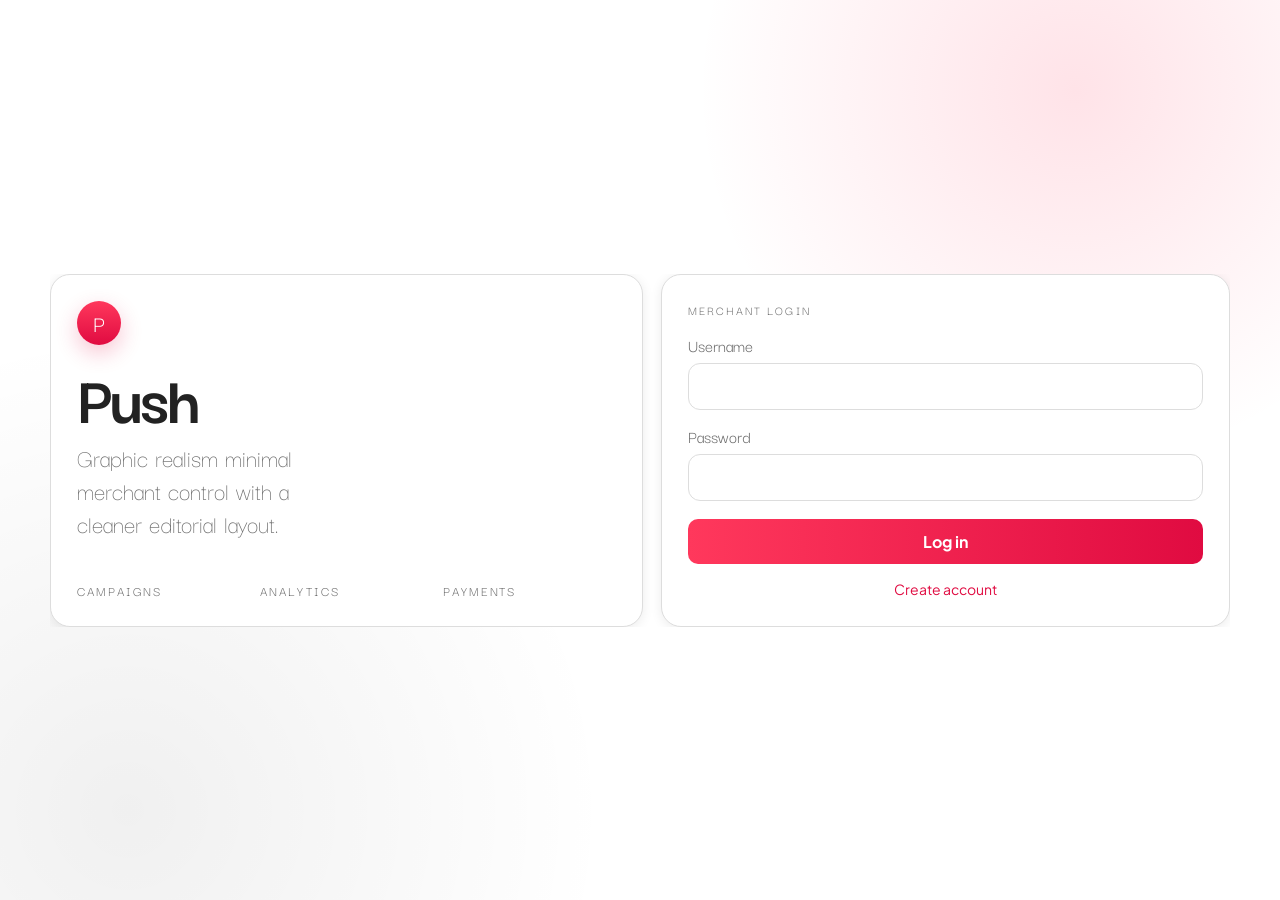
<file: index.html>
<!doctype html>
<html lang="en">
  <head>
    <meta charset="UTF-8" />
    <meta name="viewport" content="width=device-width, initial-scale=1.0" />
    <title>Push Merchant Dashboard Prototype</title>
    <script>
      const isLegacyLoggedIn = sessionStorage.getItem("merchant_dashboard_logged_in") === "1";
      const isCurrentLoggedIn = sessionStorage.getItem("push_dashboard_authed") === "true";
      if (!isLegacyLoggedIn && !isCurrentLoggedIn) {
        window.location.replace("./login.html");
      }
    </script>
    <link rel="stylesheet" href="styles.css" />
  </head>
  <body>
    <div class="app-shell">
      <aside class="sidebar">
        <div class="sidebar-logo">
          <div class="logo-mark">P</div>
          <div>
            <p class="logo-label">Push</p>
            <p class="logo-sub">Merchant OS</p>
          </div>
        </div>
        <section class="theme-switcher-wrap">
          <p class="micro-label">Category Themes</p>
          <div class="theme-switcher" id="themeSwitcher"></div>
          <p class="theme-note" id="themeNote"></p>
        </section>
        <nav class="nav" id="sidebarNav" aria-label="Primary navigation"></nav>
      </aside>

      <main class="main-content">
        <header class="topbar">
          <button class="icon-btn" id="menuToggle" aria-label="Open menu">
            <span></span><span></span><span></span>
          </button>
          <div class="top-title-wrap">
            <h1 id="pageTitle">Dashboard</h1>
            <p id="pageSubtitle">Real-time merchant intelligence</p>
            <p class="viewing-indicator" id="viewingIndicator"></p>
          </div>
          <div class="top-actions">
            <div class="top-filters" id="topFilters"></div>
            <button class="icon-chip" id="accountBtn" aria-label="Account">
              <svg class="chip-svg" viewBox="0 0 24 24" aria-hidden="true">
                <circle cx="12" cy="8" r="3.2"></circle>
                <path d="M5 18c1-3 3.8-4.8 7-4.8s6 1.8 7 4.8"></path>
              </svg>
              <span>Account</span>
            </button>
            <button class="icon-chip" id="settingBtn" aria-label="Settings">
              <svg class="chip-svg" viewBox="0 0 24 24" aria-hidden="true">
                <circle cx="12" cy="12" r="3.1"></circle>
                <path d="M19.2 14.9a1 1 0 0 0 .2 1.1l.1.1a1 1 0 0 1 0 1.4l-1 1a1 1 0 0 1-1.4 0l-.1-.1a1 1 0 0 0-1.1-.2 1 1 0 0 0-.6.9V19a1 1 0 0 1-1 1h-1.6a1 1 0 0 1-1-1v-.1a1 1 0 0 0-.7-.9 1 1 0 0 0-1 .2l-.1.1a1 1 0 0 1-1.4 0l-1-1a1 1 0 0 1 0-1.4l.1-.1a1 1 0 0 0 .2-1.1 1 1 0 0 0-.9-.6H5a1 1 0 0 1-1-1v-1.6a1 1 0 0 1 1-1h.1a1 1 0 0 0 .9-.7 1 1 0 0 0-.2-1l-.1-.1a1 1 0 0 1 0-1.4l1-1a1 1 0 0 1 1.4 0l.1.1a1 1 0 0 0 1.1.2 1 1 0 0 0 .6-.9V5a1 1 0 0 1 1-1h1.6a1 1 0 0 1 1 1v.1a1 1 0 0 0 .7.9 1 1 0 0 0 1-.2l.1-.1a1 1 0 0 1 1.4 0l1 1a1 1 0 0 1 0 1.4l-.1.1a1 1 0 0 0-.2 1.1 1 1 0 0 0 .9.6H19a1 1 0 0 1 1 1v1.6a1 1 0 0 1-1 1h-.1a1 1 0 0 0-.9.7z"></path>
              </svg>
              <span>Settings</span>
            </button>
          </div>
        </header>

        <section id="pageContainer" class="page-container"></section>
      </main>
    </div>

    <div class="mobile-drawer-backdrop" id="mobileBackdrop"></div>
    <nav class="mobile-drawer" id="mobileDrawer" aria-label="Main navigation">
      <div class="mobile-head">
        <div class="sidebar-logo">
          <div class="logo-mark">P</div>
          <div>
            <p class="logo-label">Push</p>
            <p class="logo-sub">Merchant OS</p>
          </div>
        </div>
        <button class="icon-btn close" id="closeDrawer" aria-label="Close menu">
          ✕
        </button>
      </div>
      <div id="mobileNav"></div>
    </nav>

    <div class="modal-backdrop" id="modalBackdrop" aria-hidden="true">
      <div class="modal-card" role="dialog" aria-modal="true" aria-labelledby="modalTitle">
        <button class="modal-close" id="modalClose" aria-label="Close details">✕</button>
        <p class="modal-kicker" id="modalKicker"></p>
        <h2 id="modalTitle">Details</h2>
        <div id="modalBody"></div>
        <div class="modal-actions">
          <button class="btn ghost" id="modalDismiss">Close</button>
          <button class="btn primary" id="openFullDetail">Open full page</button>
        </div>
      </div>
    </div>

    <script src="data.js"></script>
    <script src="app.js"></script>
  </body>
</html>
</file>
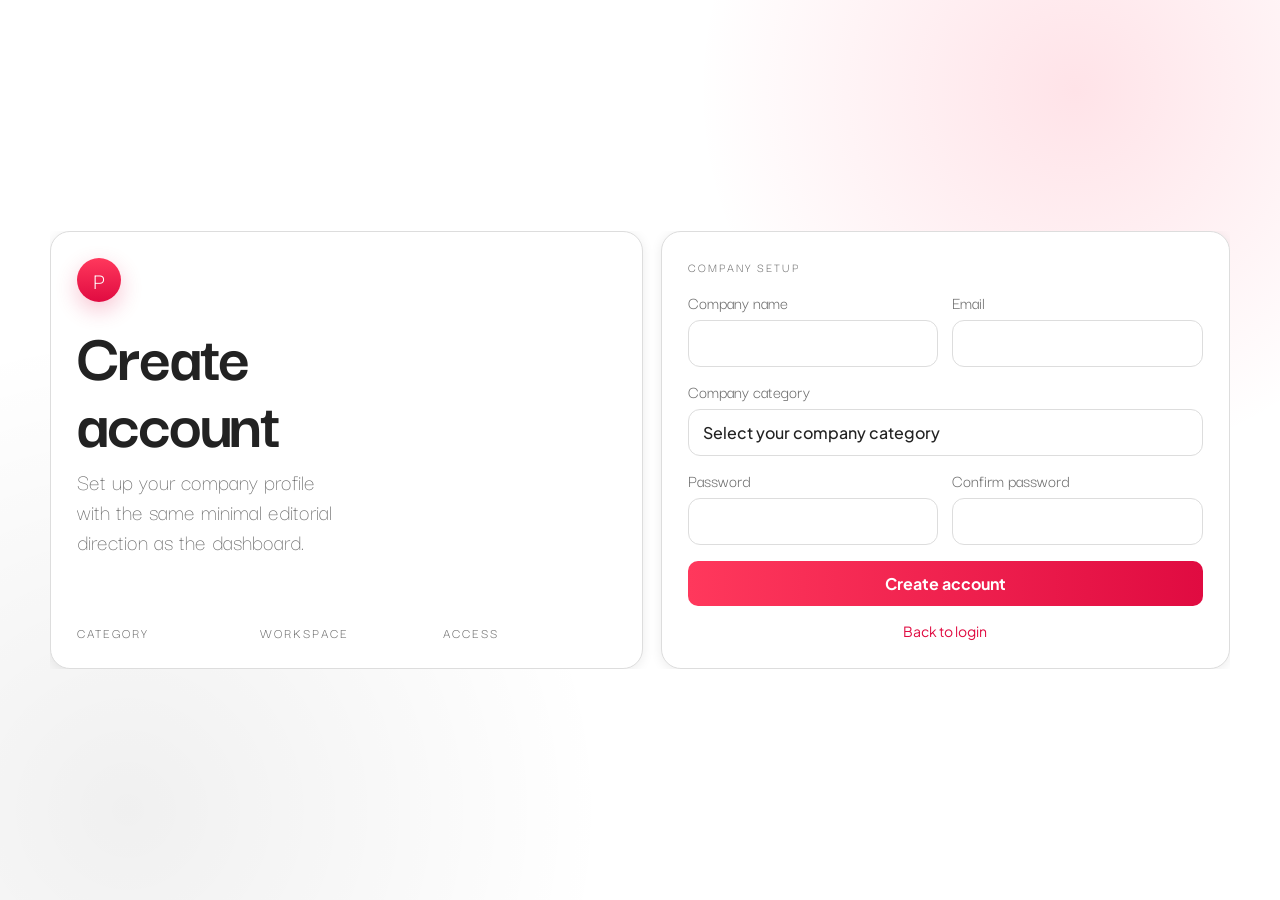
<file: create-account.html>
<!doctype html>
<html lang="en">
  <head>
    <meta charset="UTF-8" />
    <meta name="viewport" content="width=device-width, initial-scale=1.0" />
    <title>Push - Create Account</title>
    <link rel="stylesheet" href="./styles.css" />
    <style>
      .auth-page {
        min-height: 100vh;
        margin: 0;
        display: grid;
        place-items: center;
        padding: 24px;
        background:
          radial-gradient(circle at 78% 14%, rgba(255, 255, 255, 0.88), transparent 22%),
          radial-gradient(circle at 16% 16%, rgba(226, 229, 234, 0.86), transparent 24%),
          linear-gradient(180deg, #efefec 0%, #e9e8e5 100%);
      }

      .auth-card {
        width: min(1380px, 100%);
        max-width: 100%;
        display: grid;
        grid-template-columns: minmax(0, 1.06fr) minmax(520px, 0.98fr);
        gap: clamp(24px, 2.8vw, 48px);
        border-radius: 0;
        background: transparent;
        border: 0;
        box-shadow: none;
        padding: 0;
        animation: authFadeIn 0.44s var(--ease-smooth) forwards;
        transform: translateY(10px);
        opacity: 0;
        overflow: hidden;
        position: relative;
      }

      .auth-card::before {
        content: "create";
        position: absolute;
        left: 22px;
        right: 22px;
        bottom: -18px;
        font-family: "Darky", "Darker Grotesque", sans-serif;
        font-size: clamp(64px, 15vw, 200px);
        line-height: 0.88;
        letter-spacing: -0.1em;
        font-weight: 700;
        color: rgba(17, 18, 22, 0.06);
        pointer-events: none;
      }

      .auth-brand {
        position: relative;
        padding: 34px 34px 38px;
        border-right: 0;
        min-height: 100%;
        display: flex;
        flex-direction: column;
        justify-content: space-between;
      }

      .auth-brand-copy {
        max-width: 34ch;
      }

      .auth-logo {
        display: inline-flex;
        align-items: center;
        justify-content: center;
        width: 46px;
        height: 46px;
        border-radius: 50%;
        background: linear-gradient(180deg, #1d2027, #0d0f14);
        color: #f7f9ff;
        font-family: "Darky", "Darker Grotesque", sans-serif;
        font-weight: 400;
        font-size: 24px;
        margin-bottom: 18px;
        box-shadow: 0 10px 24px rgba(17, 18, 22, 0.18);
      }

      .auth-title {
        margin: 0;
        font-family: "Darky", "Darker Grotesque", sans-serif;
        font-size: clamp(56px, 9.5vw, 132px);
        line-height: 0.9;
        letter-spacing: -0.08em;
        font-weight: 700;
        color: #1f2329;
        overflow-wrap: anywhere;
      }

      .auth-subtitle {
        margin: 12px 0 0;
        color: #6e7682;
        font-size: clamp(18px, 2.4vw, 24px);
        font-weight: 300;
        line-height: 1.26;
      }

      .auth-brand-meta {
        display: grid;
        grid-template-columns: repeat(3, minmax(0, 1fr));
        gap: 10px;
        margin-top: 26px;
      }

      .auth-brand-meta span {
        padding-top: 12px;
        border-top: 0;
        color: rgba(17, 19, 24, 0.56);
        font-size: 14px;
        text-transform: uppercase;
        letter-spacing: 0.14em;
      }

      .auth-form-shell {
        position: relative;
        padding: 34px 34px 28px;
        width: min(100%, 680px);
        justify-self: end;
      }

      .auth-kicker {
        margin: 0 0 14px;
        color: rgba(17, 19, 24, 0.54);
        font-size: 13px;
        letter-spacing: 0.16em;
        text-transform: uppercase;
      }

      .auth-form {
        display: grid;
        gap: 12px;
      }

      .auth-grid {
        display: grid;
        grid-template-columns: repeat(2, minmax(0, 1fr));
        gap: 14px;
      }

      .auth-label {
        display: block;
        margin-bottom: 6px;
        color: #626b78;
        font-size: 18px;
        font-weight: 400;
      }

      .auth-input,
      .auth-select {
        width: 100%;
        border: 0;
        border-radius: 18px;
        padding: 16px 18px;
        background: rgba(255, 255, 255, 0.82);
        color: #1f2329;
        font-family: "Darky", "Darker Grotesque", sans-serif;
        font-size: clamp(19px, 3.8vw, 22px);
        font-weight: 400;
        box-shadow: inset 0 0 0 1px rgba(17, 19, 24, 0.08);
      }

      .auth-select {
        appearance: none;
        -webkit-appearance: none;
        -moz-appearance: none;
        background-image:
          linear-gradient(45deg, transparent 50%, #646d79 50%),
          linear-gradient(135deg, #646d79 50%, transparent 50%);
        background-position:
          calc(100% - 20px) calc(50% - 2px),
          calc(100% - 14px) calc(50% - 2px);
        background-size: 6px 6px, 6px 6px;
        background-repeat: no-repeat;
        padding-right: 36px;
      }

      .auth-input:focus,
      .auth-select:focus {
        outline: none;
        border-color: #9daeff;
        box-shadow: 0 0 0 3px rgba(126, 149, 255, 0.15);
      }

      .auth-other-wrap {
        display: none;
        margin-top: 10px;
      }

      .auth-other-wrap.is-visible {
        display: block;
      }

      .auth-submit {
        margin-top: 4px;
        border: 0;
        border-radius: 999px;
        background: rgba(255, 255, 255, 0.82);
        color: #11141b;
        cursor: pointer;
        font-family: "Darky", "Darker Grotesque", sans-serif;
        font-size: clamp(22px, 5vw, 28px);
        font-weight: 400;
        padding: 14px 18px;
        transition: transform 0.2s var(--ease-smooth), box-shadow 0.2s var(--ease-smooth);
        box-shadow: inset 0 0 0 1px rgba(17, 19, 24, 0.12);
      }

      .auth-submit:hover {
        transform: translateY(-2px);
        box-shadow: 0 10px 20px rgba(18, 24, 36, 0.08);
      }

      .auth-footer {
        margin-top: 14px;
        text-align: center;
      }

      .auth-link {
        border: 0;
        background: transparent;
        color: #646d79;
        font-family: "Darky", "Darker Grotesque", sans-serif;
        font-size: 17px;
        font-weight: 400;
        text-decoration: underline;
        cursor: pointer;
      }

      .auth-link:hover {
        color: #1f2329;
      }

      @media (max-width: 1024px) {
        .auth-card {
          grid-template-columns: 1fr;
          gap: 12px;
        }

        .auth-brand,
        .auth-form-shell {
          width: 100%;
          justify-self: stretch;
        }
      }

      @media (max-width: 640px) {
        .auth-grid {
          grid-template-columns: 1fr;
        }
      }

      @media (max-width: 520px) {
        .auth-page {
          padding: 14px;
        }

        .auth-brand,
        .auth-form-shell {
          padding: 22px 16px 20px;
        }
      }

      @keyframes authFadeIn {
        to {
          transform: translateY(0);
          opacity: 1;
        }
      }
    </style>
  </head>
  <body class="auth-page">
    <main class="auth-card">
      <section class="auth-brand">
        <div class="auth-brand-copy">
          <div class="auth-logo" aria-hidden="true">P</div>
          <h1 class="auth-title">Create account</h1>
          <p class="auth-subtitle">Set up your company profile with the same minimal editorial direction as the dashboard.</p>
        </div>
        <div class="auth-brand-meta">
          <span>Category</span>
          <span>Workspace</span>
          <span>Access</span>
        </div>
      </section>
      <section class="auth-form-shell">
        <p class="auth-kicker">Company setup</p>
        <form class="auth-form" id="createForm" action="./index.html" novalidate>
          <div class="auth-grid">
            <div>
              <label class="auth-label" for="company-name">Company name</label>
              <input class="auth-input" id="company-name" type="text" name="company_name" autocomplete="organization" />
            </div>
            <div>
              <label class="auth-label" for="company-email">Email</label>
              <input class="auth-input" id="company-email" type="email" name="email" autocomplete="email" />
            </div>
          </div>
          <div>
            <label class="auth-label" for="company-category">Company category</label>
            <select class="auth-select" id="company-category" name="company_category" required>
              <option value="" selected disabled>Select your company category</option>
              <option value="food_drink">Food & Drink</option>
              <option value="fashion">Fashion / Apparel</option>
              <option value="beauty">Beauty / Skincare</option>
              <option value="fitness">Fitness / Wellness</option>
              <option value="travel">Travel / Hospitality</option>
              <option value="lifestyle">Lifestyle / Home</option>
              <option value="other">Other</option>
            </select>
            <div class="auth-other-wrap" id="otherCategoryWrap">
              <label class="auth-label" for="company-category-other">Please specify</label>
              <input class="auth-input" id="company-category-other" type="text" name="company_category_other" />
            </div>
          </div>
          <div class="auth-grid">
            <div>
              <label class="auth-label" for="create-password">Password</label>
              <input class="auth-input" id="create-password" type="password" name="password" autocomplete="new-password" />
            </div>
            <div>
              <label class="auth-label" for="create-password-confirm">Confirm password</label>
              <input class="auth-input" id="create-password-confirm" type="password" name="password_confirm" autocomplete="new-password" />
            </div>
          </div>
          <button class="auth-submit" type="submit">Create account</button>
        </form>

        <div class="auth-footer">
          <button class="auth-link" id="goLogin" type="button">Back to login</button>
        </div>
      </section>
    </main>

    <script>
      try {
        sessionStorage.removeItem("push_dashboard_authed");
        sessionStorage.removeItem("merchant_dashboard_logged_in");
      } catch (_error) {
        // noop
      }

      const createForm = document.getElementById("createForm");
      const goLogin = document.getElementById("goLogin");
      const categorySelect = document.getElementById("company-category");
      const otherCategoryWrap = document.getElementById("otherCategoryWrap");
      const otherCategoryInput = document.getElementById("company-category-other");

      function syncOtherCategoryVisibility() {
        const isOther = categorySelect?.value === "other";
        otherCategoryWrap?.classList.toggle("is-visible", isOther);
        if (otherCategoryInput) {
          otherCategoryInput.required = Boolean(isOther);
          if (!isOther) {
            otherCategoryInput.value = "";
          }
        }
      }

      categorySelect?.addEventListener("change", syncOtherCategoryVisibility);
      syncOtherCategoryVisibility();

      createForm?.addEventListener("submit", (event) => {
        event.preventDefault();
        try {
          sessionStorage.setItem("push_dashboard_authed", "true");
          sessionStorage.setItem("merchant_dashboard_logged_in", "1");
        } catch (_error) {
          // noop
        }
        window.location.href = "./index.html";
      });

      goLogin?.addEventListener("click", () => {
        window.location.href = "./login.html";
      });
    </script>
  </body>
</html>
</file>
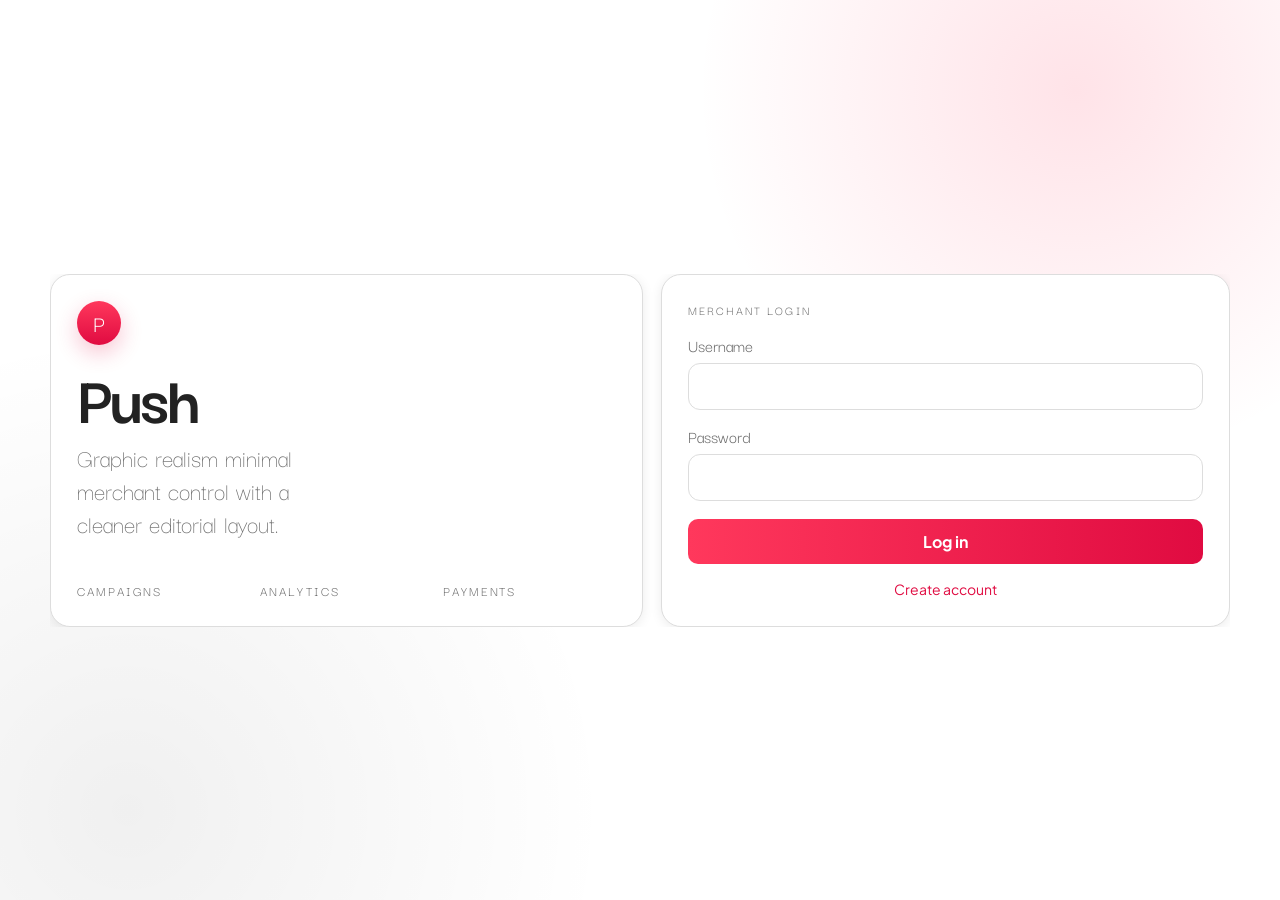
<file: login.html>
<!doctype html>
<html lang="en">
  <head>
    <meta charset="UTF-8" />
    <meta name="viewport" content="width=device-width, initial-scale=1.0" />
    <title>Push - Login</title>
    <link rel="stylesheet" href="./styles.css" />
    <style>
      .auth-page {
        min-height: 100vh;
        margin: 0;
        display: grid;
        place-items: center;
        padding: 24px;
        background:
          radial-gradient(circle at 78% 14%, rgba(255, 255, 255, 0.88), transparent 22%),
          radial-gradient(circle at 16% 16%, rgba(226, 229, 234, 0.86), transparent 24%),
          linear-gradient(180deg, #efefec 0%, #e9e8e5 100%);
      }

      .auth-card {
        width: min(1320px, 100%);
        max-width: 100%;
        display: grid;
        grid-template-columns: minmax(0, 1.18fr) minmax(460px, 0.92fr);
        gap: clamp(24px, 2.8vw, 48px);
        border-radius: 0;
        background: transparent;
        border: 0;
        box-shadow: none;
        padding: 0;
        animation: authFadeIn 0.44s var(--ease-smooth) forwards;
        transform: translateY(10px);
        opacity: 0;
        overflow: hidden;
        position: relative;
      }

      .auth-card::before {
        content: "push";
        position: absolute;
        left: 22px;
        right: 22px;
        bottom: -18px;
        font-family: "Darky", "Darker Grotesque", sans-serif;
        font-size: clamp(64px, 16vw, 220px);
        line-height: 0.88;
        letter-spacing: -0.1em;
        font-weight: 700;
        color: rgba(17, 18, 22, 0.06);
        pointer-events: none;
      }

      .auth-brand {
        position: relative;
        padding: 34px 34px 38px;
        border-right: 0;
        min-height: 100%;
        display: flex;
        flex-direction: column;
        justify-content: space-between;
      }

      .auth-brand-copy {
        max-width: 34ch;
      }

      .auth-logo {
        display: inline-flex;
        align-items: center;
        justify-content: center;
        width: 46px;
        height: 46px;
        border-radius: 50%;
        background: linear-gradient(180deg, #1d2027, #0d0f14);
        color: #f7f9ff;
        font-family: "Darky", "Darker Grotesque", sans-serif;
        font-weight: 400;
        font-size: 24px;
        margin-bottom: 18px;
        box-shadow: 0 10px 24px rgba(17, 18, 22, 0.18);
      }

      .auth-title {
        margin: 0;
        font-family: "Darky", "Darker Grotesque", sans-serif;
        font-size: clamp(58px, 10vw, 148px);
        line-height: 0.88;
        letter-spacing: -0.08em;
        font-weight: 700;
        color: #1f2329;
        overflow-wrap: anywhere;
      }

      .auth-subtitle {
        margin: 12px 0 0;
        color: #6e7682;
        font-size: clamp(18px, 2.4vw, 26px);
        font-weight: 300;
        line-height: 1.26;
      }

      .auth-brand-meta {
        display: grid;
        grid-template-columns: repeat(3, minmax(0, 1fr));
        gap: 10px;
        margin-top: 26px;
      }

      .auth-brand-meta span {
        padding-top: 12px;
        border-top: 0;
        color: rgba(17, 19, 24, 0.56);
        font-size: 14px;
        text-transform: uppercase;
        letter-spacing: 0.14em;
      }

      .auth-form-shell {
        position: relative;
        padding: 34px 34px 28px;
        width: min(100%, 600px);
        justify-self: end;
      }

      .auth-kicker {
        margin: 0 0 14px;
        color: rgba(17, 19, 24, 0.54);
        font-size: 13px;
        letter-spacing: 0.16em;
        text-transform: uppercase;
      }

      .auth-form {
        display: grid;
        gap: 14px;
      }

      .auth-label {
        display: block;
        margin-bottom: 6px;
        color: #626b78;
        font-size: 18px;
        font-weight: 400;
      }

      .auth-input {
        width: 100%;
        border: 0;
        border-radius: 18px;
        padding: 16px 18px;
        background: rgba(255, 255, 255, 0.82);
        color: #1f2329;
        font-family: "Darky", "Darker Grotesque", sans-serif;
        font-size: clamp(20px, 4vw, 24px);
        font-weight: 400;
        box-shadow: inset 0 0 0 1px rgba(17, 19, 24, 0.08);
      }

      .auth-input:focus {
        outline: none;
        border-color: #9daeff;
        box-shadow: 0 0 0 3px rgba(126, 149, 255, 0.15);
      }

      .auth-submit {
        margin-top: 4px;
        border: 0;
        border-radius: 999px;
        background: rgba(255, 255, 255, 0.82);
        color: #11141b;
        cursor: pointer;
        font-family: "Darky", "Darker Grotesque", sans-serif;
        font-size: clamp(22px, 5vw, 28px);
        font-weight: 400;
        padding: 14px 18px;
        transition: transform 0.2s var(--ease-smooth), box-shadow 0.2s var(--ease-smooth);
        box-shadow: inset 0 0 0 1px rgba(17, 19, 24, 0.12);
      }

      .auth-submit:hover {
        transform: translateY(-2px);
        box-shadow: 0 10px 20px rgba(18, 24, 36, 0.08);
      }

      .auth-footer {
        margin-top: 14px;
        text-align: center;
      }

      .auth-link {
        border: 0;
        background: transparent;
        color: #646d79;
        font-family: "Darky", "Darker Grotesque", sans-serif;
        font-size: 17px;
        font-weight: 400;
        text-decoration: underline;
        cursor: pointer;
      }

      .auth-link:hover {
        color: #1f2329;
      }

      @media (max-width: 1024px) {
        .auth-card {
          grid-template-columns: 1fr;
          gap: 12px;
        }

        .auth-brand,
        .auth-form-shell {
          width: 100%;
          justify-self: stretch;
        }
      }

      @media (max-width: 520px) {
        .auth-page {
          padding: 14px;
        }

        .auth-brand,
        .auth-form-shell {
          padding: 22px 16px 20px;
        }
      }

      @keyframes authFadeIn {
        to {
          transform: translateY(0);
          opacity: 1;
        }
      }
    </style>
  </head>
  <body class="auth-page">
    <main class="auth-card">
      <section class="auth-brand">
        <div class="auth-brand-copy">
          <div class="auth-logo" aria-hidden="true">P</div>
          <h1 class="auth-title">Push</h1>
          <p class="auth-subtitle">Graphic realism minimal merchant control with a cleaner editorial layout.</p>
        </div>
        <div class="auth-brand-meta">
          <span>Campaigns</span>
          <span>Analytics</span>
          <span>Payments</span>
        </div>
      </section>
      <section class="auth-form-shell">
        <p class="auth-kicker">Merchant login</p>
        <form class="auth-form" id="loginForm" action="./index.html" novalidate>
          <div>
            <label class="auth-label" for="login-username">Username</label>
            <input class="auth-input" id="login-username" type="text" name="username" autocomplete="username" />
          </div>
          <div>
            <label class="auth-label" for="login-password">Password</label>
            <input class="auth-input" id="login-password" type="password" name="password" autocomplete="current-password" />
          </div>
          <button class="auth-submit" id="loginSubmit" type="submit">Log in</button>
        </form>

        <div class="auth-footer">
          <button class="auth-link" id="goCreateAccount" type="button">Create account</button>
        </div>
      </section>
    </main>

    <script>
      try {
        sessionStorage.removeItem("push_dashboard_authed");
        sessionStorage.removeItem("merchant_dashboard_logged_in");
      } catch (_error) {
        // noop
      }

      const loginForm = document.getElementById("loginForm");
      const loginSubmit = document.getElementById("loginSubmit");
      const goCreateAccount = document.getElementById("goCreateAccount");

      function loginNow(event) {
        event?.preventDefault?.();
        try {
          sessionStorage.setItem("push_dashboard_authed", "true");
          sessionStorage.setItem("merchant_dashboard_logged_in", "1");
        } catch (_error) {
          // noop
        }
        window.location.href = "./index.html";
      }

      loginForm?.addEventListener("submit", loginNow);
      loginSubmit?.addEventListener("click", loginNow);

      goCreateAccount?.addEventListener("click", () => {
        window.location.href = "./create-account.html";
      });
    </script>
  </body>
</html>
</file>
<file: styles.css>
@import url("https://fonts.googleapis.com/css2?family=Darker+Grotesque:wght@400;500;600;700;800&family=Plus+Jakarta+Sans:wght@400;500;600;700;800&display=swap");

@font-face {
  font-family: "Darky";
  src:
    local("Darky"),
    local("Darky Regular"),
    local("Darky-Regular");
  font-style: normal;
  font-weight: 100 900;
  font-display: swap;
}

:root {
  --bg-0: #efeee9;
  --bg-1: #f6f5f1;
  --ink-1: #1c1f1a;
  --ink-2: #3e4438;
  --muted: #6f756c;
  --line: #d8d9d3;
  --push-dark: #2d3920;
  --push-deep: #1f2a16;
  --push-highlight: #93d156;
  --push-soft: #e8f7d8;
  --violet: #dbccf6;
  --amber: #ffe1ad;
  --teal: #b7edf2;
  --mint: #d5f5d1;
  --danger: #b62e2e;
  --warn: #be7f00;
  --ok: #207f44;
  --shadow-soft: 0 16px 38px rgba(24, 28, 21, 0.08);
  --shadow-mid: 0 18px 42px rgba(23, 31, 18, 0.14);
  --radius-xl: 26px;
  --radius-lg: 20px;
  --radius-md: 14px;
  --radius-sm: 10px;
  --ease-smooth: cubic-bezier(0.2, 0.75, 0.25, 1);
}

* {
  box-sizing: border-box;
}

html,
body {
  margin: 0;
  padding: 0;
  min-height: 100%;
}

body {
  font-family: "Darky", "Darker Grotesque", sans-serif;
  color: var(--ink-1);
  background:
    radial-gradient(circle at 90% -20%, #d7f4bf 0%, transparent 40%),
    radial-gradient(circle at -10% 120%, #cce8ff 0%, transparent 36%),
    linear-gradient(140deg, #f3f2ed 0%, #ecebe5 40%, #f8f7f4 100%);
}

.app-shell {
  display: block;
  min-height: 100vh;
}

.sidebar {
  border-right: 1px solid var(--line);
  background: linear-gradient(180deg, #f8f8f5, #f0efea);
  padding: 20px;
  position: sticky;
  top: 0;
  max-height: 100vh;
  overflow: auto;
}

.sidebar-logo {
  display: flex;
  align-items: center;
  gap: 12px;
  padding: 10px 12px;
  border-radius: 18px;
  background: linear-gradient(135deg, var(--push-dark), #39492a);
  color: #f7fff0;
  margin-bottom: 18px;
}

.logo-mark {
  width: 44px;
  height: 44px;
  border-radius: 50%;
  display: grid;
  place-items: center;
  font-family: "Darky", "Darker Grotesque", sans-serif;
  font-weight: 700;
  border: 2px solid rgba(255, 255, 255, 0.65);
  background: rgba(255, 255, 255, 0.12);
}

.logo-label {
  margin: 0;
  font-family: "Darky", "Darker Grotesque", sans-serif;
  font-size: 20px;
  font-weight: 700;
}

.logo-sub {
  margin: 0;
  color: rgba(255, 255, 255, 0.75);
  font-size: 12px;
}

.nav-section {
  margin-top: 16px;
}

.nav-section-title {
  margin: 18px 10px 8px;
  font-family: "Darky", "Darker Grotesque", sans-serif;
  font-weight: 600;
  letter-spacing: 0.14em;
  font-size: 11px;
  color: var(--muted);
  text-transform: uppercase;
}

.nav-item {
  width: 100%;
  border: 1px solid #cbcdc6;
  background: #f8f7f3;
  border-radius: 999px;
  padding: 12px 14px;
  display: flex;
  align-items: center;
  justify-content: space-between;
  cursor: pointer;
  margin-bottom: 10px;
  transition: transform 0.25s var(--ease-smooth), box-shadow 0.25s var(--ease-smooth), border-color 0.25s var(--ease-smooth);
}

.nav-item:hover {
  transform: translateY(-2px);
  box-shadow: var(--shadow-soft);
}

.nav-item.active {
  background: linear-gradient(135deg, var(--push-deep), #3b4a2d);
  color: #f4ffe6;
  border-color: #46593a;
  box-shadow: var(--shadow-mid);
}

.nav-label {
  display: flex;
  align-items: center;
  gap: 10px;
  font-family: "Darky", "Darker Grotesque", sans-serif;
  font-size: 17px;
}

.nav-icon {
  width: 52px;
  height: 52px;
  border: 2px solid #1d1f1b;
  border-radius: 50%;
  display: inline-grid;
  place-items: center;
  flex: 0 0 auto;
}

.nav-icon svg {
  width: 23px;
  height: 23px;
  color: #1d1f1b;
}

.nav-metric {
  font-size: 20px;
  font-weight: 700;
  color: #727b70;
}

.nav-item.active .nav-metric {
  color: #d6f6b4;
}

.nav-item.active .nav-icon {
  border-color: rgba(238, 255, 220, 0.88);
}

.nav-item.active .nav-icon svg {
  color: #ecffd9;
}

.main-content {
  min-width: 0;
  display: flex;
  flex-direction: column;
  padding: 22px 26px 24px;
  gap: 18px;
}

.topbar {
  position: sticky;
  top: 10px;
  z-index: 20;
  background: rgba(252, 252, 248, 0.84);
  border: 1px solid #d5d8d0;
  backdrop-filter: blur(7px);
  border-radius: 999px;
  padding: 10px 12px;
  display: flex;
  align-items: center;
  gap: 12px;
  box-shadow: var(--shadow-soft);
}

.icon-btn {
  width: 44px;
  height: 44px;
  border-radius: 50%;
  border: 1px solid #cfd2ca;
  background: #fff;
  display: grid;
  place-items: center;
  cursor: pointer;
  transition: transform 0.2s var(--ease-smooth);
}

.icon-btn:hover {
  transform: translateY(-2px);
}

#menuToggle span {
  display: block;
  width: 18px;
  height: 2px;
  border-radius: 2px;
  margin: 2px 0;
  background: #2c3126;
  transition: transform 0.24s var(--ease-smooth), opacity 0.24s var(--ease-smooth);
}

#menuToggle.open span:nth-child(1) {
  transform: translateY(6px) rotate(45deg);
}

#menuToggle.open span:nth-child(2) {
  opacity: 0;
}

#menuToggle.open span:nth-child(3) {
  transform: translateY(-6px) rotate(-45deg);
}

.top-title-wrap {
  min-width: 0;
  margin-right: auto;
}

.top-title-wrap h1 {
  margin: 0;
  font-family: "Darky", "Darker Grotesque", sans-serif;
  font-size: 23px;
}

.top-title-wrap p {
  margin: 2px 0 0;
  color: var(--muted);
  font-size: 12px;
}

.top-actions {
  display: flex;
  gap: 8px;
}

.icon-chip {
  border: 1px solid #cfd3cb;
  border-radius: 999px;
  background: #fff;
  padding: 10px 14px;
  display: inline-flex;
  align-items: center;
  gap: 8px;
  cursor: pointer;
  font-family: "Darky", "Darker Grotesque", sans-serif;
  font-size: 13px;
  font-weight: 600;
}

.page-container {
  min-height: calc(100vh - 130px);
  animation: fadeInPage 0.35s var(--ease-smooth);
}

@keyframes fadeInPage {
  from {
    opacity: 0;
    transform: translateY(10px);
  }
  to {
    opacity: 1;
    transform: translateY(0);
  }
}

.panel {
  background: #fefefc;
  border: 1px solid var(--line);
  border-radius: var(--radius-xl);
  box-shadow: var(--shadow-soft);
}

.panel-head {
  display: flex;
  align-items: center;
  justify-content: space-between;
  margin-bottom: 10px;
}

.panel-title {
  margin: 0;
  font-family: "Darky", "Darker Grotesque", sans-serif;
  font-size: 20px;
}

.panel-sub {
  margin: 3px 0 0;
  color: var(--muted);
  font-size: 13px;
}

.btn {
  border: none;
  border-radius: 999px;
  padding: 11px 16px;
  cursor: pointer;
  font-family: "Darky", "Darker Grotesque", sans-serif;
  font-weight: 600;
}

.btn.primary {
  background: linear-gradient(145deg, var(--push-dark), #435735);
  color: #f2ffe2;
}

.btn.ghost {
  background: #f6f7f3;
  color: var(--ink-2);
  border: 1px solid #d2d4cf;
}

.mini {
  padding: 8px 12px;
  font-size: 12px;
}

.kpi-grid {
  display: grid;
  grid-template-columns: repeat(4, minmax(0, 1fr));
  gap: 12px;
  margin-bottom: 14px;
}

.kpi-card {
  border: 1px solid var(--line);
  border-radius: var(--radius-lg);
  padding: 14px;
  background: linear-gradient(180deg, #ffffff, #f7f8f4);
}

.kpi-label {
  margin: 0;
  color: var(--muted);
  font-size: 12px;
}

.kpi-value {
  margin: 6px 0 2px;
  font-family: "Darky", "Darker Grotesque", sans-serif;
  font-size: 27px;
  font-weight: 800;
}

.kpi-hint {
  margin: 0;
  font-size: 12px;
  color: #6b8760;
}

.two-col {
  display: grid;
  grid-template-columns: 1.5fr 1fr;
  gap: 14px;
}

.table-lite {
  width: 100%;
  border-collapse: collapse;
  font-size: 14px;
}

.table-lite th,
.table-lite td {
  text-align: left;
  padding: 11px 10px;
  border-bottom: 1px solid #e3e5df;
}

.table-lite th {
  color: var(--muted);
  font-family: "Darky", "Darker Grotesque", sans-serif;
  font-size: 12px;
  letter-spacing: 0.04em;
}

.stat-pill {
  display: inline-flex;
  align-items: center;
  border-radius: 999px;
  padding: 5px 10px;
  font-size: 12px;
  font-weight: 700;
}

.pill-live {
  background: #def7e4;
  color: #207f44;
}

.pill-draft {
  background: #ecefe9;
  color: #5c655a;
}

.metric-stack {
  display: grid;
  gap: 10px;
}

.metric-item {
  border: 1px solid #dde0d9;
  border-radius: var(--radius-md);
  padding: 12px;
  background: #fff;
}

.metric-row {
  display: flex;
  align-items: center;
  justify-content: space-between;
  margin-bottom: 7px;
}

.metric-row h4 {
  margin: 0;
  font-family: "Darky", "Darker Grotesque", sans-serif;
  font-size: 14px;
}

.bar {
  width: 100%;
  height: 10px;
  border-radius: 999px;
  background: #ecefe8;
  overflow: hidden;
}

.bar > span {
  display: block;
  height: 100%;
  border-radius: inherit;
  background: linear-gradient(90deg, #75a84d, #a6da73);
}

.applicant-grid {
  display: grid;
  grid-template-columns: repeat(2, minmax(0, 1fr));
  gap: 14px;
}

.applicant-card {
  position: relative;
  border-radius: 26px;
  border: 1px solid #d7dad2;
  padding: 16px;
  background: #fff;
  box-shadow: var(--shadow-soft);
  transform-style: preserve-3d;
  transition: transform 0.35s var(--ease-smooth), box-shadow 0.35s var(--ease-smooth);
  overflow: hidden;
}

.applicant-card:hover {
  transform: rotateX(2.5deg) rotateY(-3deg) translateY(-4px);
  box-shadow: 0 24px 42px rgba(22, 32, 20, 0.18);
}

.applicant-card::after {
  content: "";
  position: absolute;
  inset: 0;
  border-radius: inherit;
  pointer-events: none;
  background: radial-gradient(circle at 12% 6%, rgba(255, 255, 255, 0.8), transparent 38%);
}

.tone-violet { background: linear-gradient(160deg, #fefcff, #f4eefe); }
.tone-amber { background: linear-gradient(160deg, #fffdfa, #fff2db); }
.tone-teal { background: linear-gradient(160deg, #f9ffff, #e6fbfd); }
.tone-mint { background: linear-gradient(160deg, #f8fff8, #ecfaea); }

.app-head {
  display: flex;
  gap: 12px;
  align-items: center;
  margin-bottom: 10px;
}

.avatar-3d {
  width: 78px;
  height: 78px;
  border-radius: 22px;
  background: linear-gradient(145deg, #ffffff, #ecece8);
  border: 1px solid #d8ddd1;
  display: grid;
  place-items: center;
  font-size: 37px;
  box-shadow:
    inset -8px -8px 18px rgba(255, 255, 255, 0.9),
    inset 8px 8px 16px rgba(184, 191, 175, 0.35);
  transform: translateZ(28px);
}

.app-head h3 {
  margin: 0;
  font-family: "Darky", "Darker Grotesque", sans-serif;
  font-size: 24px;
}

.app-head p {
  margin: 2px 0 0;
  color: #5c665a;
  font-size: 13px;
}

.app-metrics {
  display: grid;
  grid-template-columns: repeat(3, minmax(0, 1fr));
  gap: 8px;
  margin-top: 10px;
}

.app-metrics .metric-box {
  border: 1px solid #d6d9d2;
  border-radius: 12px;
  background: rgba(255, 255, 255, 0.8);
  padding: 8px;
}

.metric-box p {
  margin: 0;
}

.metric-box .v {
  font-family: "Darky", "Darker Grotesque", sans-serif;
  font-size: 18px;
  font-weight: 700;
}

.metric-box .k {
  font-size: 11px;
  color: #677065;
}

.badge {
  margin-top: 8px;
  display: inline-flex;
  padding: 6px 10px;
  border-radius: 999px;
  background: #1f2922;
  color: #d5f9aa;
  font-size: 12px;
  font-weight: 700;
}

.card-actions {
  margin-top: 12px;
  display: flex;
  justify-content: flex-end;
}

.line-chart {
  height: 180px;
  border: 1px solid #dde0d8;
  border-radius: var(--radius-lg);
  padding: 10px;
  background:
    linear-gradient(to top, rgba(120, 144, 102, 0.1), rgba(120, 144, 102, 0.01)),
    repeating-linear-gradient(
      to right,
      transparent,
      transparent calc(8.33% - 1px),
      rgba(206, 211, 200, 0.55) calc(8.33% - 1px),
      rgba(206, 211, 200, 0.55) 8.33%
    );
  display: flex;
  align-items: flex-end;
  gap: 8px;
}

.line-bar {
  flex: 1;
  border-radius: 8px 8px 0 0;
  background: linear-gradient(180deg, #86b45e, #4e7140);
}

.funnel-list {
  display: grid;
  gap: 8px;
}

.funnel-row {
  border: 1px solid #d8dcd4;
  border-radius: 12px;
  padding: 10px;
  background: #fff;
}

.funnel-row .head {
  display: flex;
  justify-content: space-between;
  font-family: "Darky", "Darker Grotesque", sans-serif;
  font-size: 13px;
}

.map-wrap {
  border: 1px solid #d8ddd3;
  border-radius: 24px;
  background: #fbfdfa;
  min-height: 340px;
  position: relative;
  overflow: hidden;
}

.map-grid {
  position: absolute;
  inset: 0;
  background:
    radial-gradient(circle at 80% 20%, #d6f3fc 0%, transparent 32%),
    radial-gradient(circle at 10% 90%, #f3f9d8 0%, transparent 28%),
    linear-gradient(transparent 96%, #dce2d7 96%),
    linear-gradient(90deg, transparent 96%, #dce2d7 96%);
  background-size: 100% 100%, 100% 100%, 38px 38px, 38px 38px;
}

.map-route {
  position: absolute;
  left: 14%;
  top: 20%;
  width: 62%;
  height: 58%;
  border: 3px solid #223022;
  border-color: #233122 transparent transparent transparent;
  border-radius: 50% / 70% 70% 0 0;
  transform: rotate(6deg);
  opacity: 0.78;
}

.map-pin {
  position: absolute;
  transform: translate(-50%, -100%);
  display: grid;
  gap: 6px;
  border: none;
  background: transparent;
  padding: 0;
  text-align: left;
  cursor: pointer;
}

.pin-dot {
  width: 16px;
  height: 16px;
  border-radius: 50%;
  background: #c12b2b;
  border: 3px solid #fff;
  box-shadow: 0 6px 12px rgba(32, 32, 32, 0.24);
}

.pin-card {
  border: 1px solid #d4d7cf;
  border-radius: 12px;
  background: #fff;
  box-shadow: var(--shadow-soft);
  padding: 8px 10px;
  min-width: 170px;
}

.pin-card p {
  margin: 0;
  font-size: 12px;
}

.pin-card .name {
  font-family: "Darky", "Darker Grotesque", sans-serif;
  font-size: 13px;
}

.map-side-list {
  display: grid;
  gap: 10px;
}

.map-side-card {
  border: 1px solid #d8ddd2;
  border-radius: 14px;
  background: #fff;
  padding: 11px;
}

.map-side-card h4 {
  margin: 0;
  font-family: "Darky", "Darker Grotesque", sans-serif;
}

.timeline {
  border-left: 2px dashed #c9cec3;
  margin-left: 12px;
  padding-left: 18px;
  display: grid;
  gap: 11px;
}

.timeline-item {
  position: relative;
  border: 1px solid #d8dbd4;
  border-radius: 14px;
  background: #fff;
  padding: 12px;
}

.timeline-item::before {
  content: "";
  position: absolute;
  left: -27px;
  top: 18px;
  width: 12px;
  height: 12px;
  border-radius: 50%;
  background: #2b3b1f;
  border: 2px solid #fff;
}

.severity-critical { color: var(--danger); }
.severity-warning { color: var(--warn); }
.severity-info { color: #2f649d; }

.message-list {
  display: grid;
  gap: 10px;
}

.message-item {
  border: 1px solid #d8dcd3;
  border-radius: 16px;
  background: #fff;
  padding: 11px 14px;
  display: grid;
  grid-template-columns: auto 1fr auto;
  gap: 10px;
  align-items: center;
}

.message-avatar {
  width: 44px;
  height: 44px;
  border-radius: 12px;
  background: #f3f6ee;
  border: 1px solid #d5d9ce;
  display: grid;
  place-items: center;
  font-size: 21px;
}

.message-item h4 {
  margin: 0;
  font-family: "Darky", "Darker Grotesque", sans-serif;
  font-size: 15px;
}

.message-item p {
  margin: 3px 0 0;
  color: #656d62;
  font-size: 13px;
}

.unread-chip {
  min-width: 24px;
  height: 24px;
  border-radius: 999px;
  background: #202820;
  color: #e4ffcc;
  display: grid;
  place-items: center;
  font-size: 12px;
  font-weight: 700;
}

.finance-grid {
  display: grid;
  grid-template-columns: repeat(4, minmax(0, 1fr));
  gap: 12px;
}

.finance-box {
  border-radius: 16px;
  border: 1px solid #d9ddd4;
  padding: 13px;
  background: #fff;
}

.finance-box h4 {
  margin: 0;
  color: #697068;
  font-size: 12px;
}

.finance-box p {
  margin: 6px 0 0;
  font-family: "Darky", "Darker Grotesque", sans-serif;
  font-size: 26px;
  font-weight: 800;
}

.integration-grid {
  display: grid;
  grid-template-columns: repeat(2, minmax(0, 1fr));
  gap: 12px;
}

.integration-card {
  border: 1px solid #d9ddd4;
  border-radius: 18px;
  background: #fff;
  padding: 12px;
}

.integration-head {
  display: flex;
  justify-content: space-between;
  margin-bottom: 8px;
  align-items: center;
}

.integration-head h4 {
  margin: 0;
  font-family: "Darky", "Darker Grotesque", sans-serif;
}

.health {
  font-family: "Darky", "Darker Grotesque", sans-serif;
  font-size: 12px;
  color: #5f6f56;
}

.switch-list {
  display: grid;
  gap: 8px;
}

.switch-row {
  border: 1px solid #daded4;
  background: #fff;
  border-radius: 12px;
  padding: 9px 12px;
  display: flex;
  justify-content: space-between;
  align-items: center;
}

.switch-row .state {
  font-weight: 700;
  color: #315a2d;
}

.more-btn {
  border: 1px solid #ccd2c8;
  border-radius: 999px;
  padding: 8px 12px;
  font-family: "Darky", "Darker Grotesque", sans-serif;
  font-size: 12px;
  font-weight: 700;
  background: #fff;
  cursor: pointer;
}

.mobile-drawer-backdrop {
  position: fixed;
  inset: 0;
  background: rgba(10, 14, 9, 0.34);
  opacity: 0;
  pointer-events: none;
  transition: opacity 0.25s var(--ease-smooth);
  z-index: 100;
}

.mobile-drawer {
  position: fixed;
  left: 0;
  top: 0;
  bottom: 0;
  width: min(340px, 90vw);
  background: #f8f8f5;
  border-right: 1px solid #d4d7ce;
  transform: translateX(-102%);
  transition: transform 0.3s var(--ease-smooth);
  z-index: 120;
  padding: 16px;
  overflow: auto;
}

.mobile-head {
  display: flex;
  align-items: center;
  justify-content: space-between;
  margin-bottom: 14px;
  gap: 12px;
}

.mobile-head .sidebar-logo {
  margin: 0;
  padding: 0;
  background: transparent;
  color: var(--ink-1);
}

.mobile-head .logo-mark {
  border-color: #2d3920;
  color: #f1ffe1;
  background: linear-gradient(135deg, var(--push-dark), #39492a);
}

.mobile-head .logo-sub {
  color: var(--muted);
}

.mobile-drawer.open {
  transform: translateX(0);
}

.mobile-drawer-backdrop.open {
  opacity: 1;
  pointer-events: auto;
}

.modal-backdrop {
  position: fixed;
  inset: 0;
  background: rgba(8, 10, 7, 0.45);
  backdrop-filter: blur(4px);
  display: grid;
  place-items: center;
  opacity: 0;
  pointer-events: none;
  transition: opacity 0.2s ease;
  z-index: 150;
}

.modal-backdrop.open {
  opacity: 1;
  pointer-events: auto;
}

.modal-card {
  width: min(760px, calc(100vw - 28px));
  max-height: calc(100vh - 44px);
  overflow: auto;
  border-radius: 24px;
  border: 1px solid #d6dbcf;
  background: #fbfcf9;
  box-shadow: 0 24px 52px rgba(14, 18, 13, 0.32);
  padding: 18px 18px 16px;
  transform: translateY(14px) scale(0.96);
  transition: transform 0.24s var(--ease-smooth);
  position: relative;
}

.modal-backdrop.open .modal-card {
  transform: translateY(0) scale(1);
}

.modal-kicker {
  margin: 0 0 4px;
  font-family: "Darky", "Darker Grotesque", sans-serif;
  font-size: 12px;
  letter-spacing: 0.08em;
  text-transform: uppercase;
  color: var(--muted);
}

.modal-card h2 {
  margin: 0 0 10px;
  font-family: "Darky", "Darker Grotesque", sans-serif;
  font-size: 26px;
}

.modal-close {
  position: absolute;
  top: 12px;
  right: 12px;
  width: 38px;
  height: 38px;
  border-radius: 50%;
  border: 1px solid #cfd4ca;
  background: #fff;
  cursor: pointer;
}

.modal-body-grid {
  display: grid;
  grid-template-columns: repeat(2, minmax(0, 1fr));
  gap: 10px;
}

.modal-body-item {
  border: 1px solid #d9ddd5;
  border-radius: 12px;
  padding: 10px;
  background: #fff;
}

.modal-body-item .k {
  margin: 0;
  font-size: 12px;
  color: var(--muted);
}

.modal-body-item .v {
  margin: 5px 0 0;
  font-family: "Darky", "Darker Grotesque", sans-serif;
  font-size: 20px;
}

.modal-actions {
  display: flex;
  justify-content: flex-end;
  gap: 8px;
  margin-top: 12px;
}

.full-detail {
  margin-top: 13px;
  border: 1px solid #d7ddd1;
  border-radius: 18px;
  padding: 14px;
  background: #fff;
  animation: fadeInPage 0.3s var(--ease-smooth);
}

.full-detail h3 {
  margin: 0 0 8px;
  font-family: "Darky", "Darker Grotesque", sans-serif;
}

.full-detail p {
  margin: 0;
  line-height: 1.55;
  color: #4f584f;
}

@media (max-width: 1200px) {
  .kpi-grid,
  .finance-grid {
    grid-template-columns: repeat(2, minmax(0, 1fr));
  }
  .two-col,
  .applicant-grid,
  .integration-grid {
    grid-template-columns: 1fr;
  }
}

@media (max-width: 980px) {
  .main-content {
    padding: 14px;
  }
  .top-actions .icon-chip span:last-child {
    display: none;
  }
}

@media (max-width: 680px) {
  .kpi-grid,
  .finance-grid,
  .modal-body-grid {
    grid-template-columns: 1fr;
  }
  .top-title-wrap h1 {
    font-size: 19px;
  }
}

/* Dark kinetic reskin inspired by the shared reference */
:root {
  --bg-0: #06080d;
  --bg-1: #101622;
  --ink-1: #eef3ff;
  --ink-2: #b7bfd1;
  --muted: #8f99b2;
  --line: #283349;
  --push-dark: #1d2638;
  --push-deep: #121a2a;
  --push-highlight: #ff5a2d;
  --push-soft: #1d2434;
  --shadow-soft: 0 14px 34px rgba(2, 5, 12, 0.45);
  --shadow-mid: 0 20px 44px rgba(0, 0, 0, 0.55);
  --accent-orange: #ff5a2d;
  --accent-blue: #4f6fd6;
  --accent-blue-2: #5f78d1;
}

body {
  color: var(--ink-1);
  background:
    radial-gradient(circle at 100% -8%, rgba(79, 111, 214, 0.46) 0%, transparent 34%),
    radial-gradient(circle at -15% 120%, rgba(255, 90, 45, 0.26) 0%, transparent 40%),
    linear-gradient(180deg, #04060a 0%, #090d14 40%, #070b11 100%);
}

body::before {
  content: "";
  position: fixed;
  inset: 0;
  pointer-events: none;
  background:
    radial-gradient(circle at 8% 10%, rgba(255, 255, 255, 0.05), transparent 24%),
    radial-gradient(circle at 85% 24%, rgba(255, 255, 255, 0.04), transparent 28%);
  animation: ambientDrift 11s ease-in-out infinite alternate;
}

body::after {
  content: "";
  position: fixed;
  inset: 0;
  pointer-events: none;
  background:
    radial-gradient(circle at 10% 70%, rgba(255, 90, 45, 0.09), transparent 35%),
    radial-gradient(circle at 90% 40%, rgba(79, 111, 214, 0.1), transparent 32%);
  filter: blur(10px);
  animation: ambientDriftReverse 13s ease-in-out infinite alternate;
}

body,
button,
input,
select,
textarea {
  font-family: "Darky", "Darker Grotesque", sans-serif;
}

.main-content {
  width: min(1180px, 100%);
  margin: 0 auto;
  padding-top: 16px;
}

.topbar {
  background: rgba(17, 24, 38, 0.86);
  border: 1px solid #2b364e;
  box-shadow: 0 16px 34px rgba(3, 6, 16, 0.55);
}

.top-title-wrap h1 {
  color: #f5f7ff;
}

.top-title-wrap p {
  color: #adb8d1;
}

.icon-btn,
.icon-chip {
  background: linear-gradient(180deg, #202a3d, #171f2f);
  border-color: #36415b;
  color: #dde3f5;
}

#menuToggle span {
  background: #e8eefc;
}

.page-container {
  animation: fadeInPage 0.45s var(--ease-smooth);
  transform-origin: 50% 20%;
}

.page-container.page-switch-out {
  animation: pageSwitchOut 0.18s cubic-bezier(0.37, 0.01, 0.74, 0.36) forwards;
}

.page-container.page-switch-in {
  animation: pageSwitchIn 0.34s cubic-bezier(0.2, 0.74, 0.26, 1) forwards;
}

.panel {
  background: linear-gradient(160deg, rgba(20, 27, 40, 0.96), rgba(12, 17, 27, 0.98));
  border: 1px solid #2b364d;
  box-shadow: var(--shadow-soft);
}

.panel-title,
.metric-row h4,
.table-lite th,
.map-side-card h4,
.integration-head h4,
.message-item h4 {
  color: #eef2ff;
}

.panel-sub,
.kpi-label,
.table-lite th,
.message-item p,
.health,
.modal-kicker,
.modal-body-item .k {
  color: #97a5c6;
}

.kpi-card {
  border: 1px solid #324162;
  background: linear-gradient(180deg, #25314d, #1b2439);
  position: relative;
  overflow: hidden;
}

.kpi-card::after {
  content: "";
  position: absolute;
  inset: 0;
  pointer-events: none;
  background: radial-gradient(circle at 80% -20%, rgba(255, 255, 255, 0.14), transparent 42%);
}

.kpi-card:nth-child(4n + 1) {
  background: linear-gradient(140deg, #ff5729, #d14622);
  color: #fff8f1;
}

.kpi-card:nth-child(4n + 1) .kpi-label,
.kpi-card:nth-child(4n + 1) .kpi-hint {
  color: rgba(255, 245, 236, 0.84);
}

.kpi-card:nth-child(4n + 2),
.kpi-card:nth-child(4n + 4) {
  background: linear-gradient(150deg, #4d69c9, #3a4f93);
  border-color: #6078cf;
}

.kpi-card:nth-child(4n + 2) .kpi-label,
.kpi-card:nth-child(4n + 2) .kpi-hint,
.kpi-card:nth-child(4n + 4) .kpi-label,
.kpi-card:nth-child(4n + 4) .kpi-hint {
  color: rgba(232, 239, 255, 0.88);
}

.kpi-card:nth-child(4n + 3) {
  background: linear-gradient(165deg, #f1f3fb, #d2d9e8);
  border-color: #b9c3d8;
}

.kpi-card:nth-child(4n + 3) .kpi-label,
.kpi-card:nth-child(4n + 3) .kpi-value {
  color: #162033;
}

.kpi-card:nth-child(4n + 3) .kpi-hint {
  color: #344660;
}

.kpi-value {
  line-height: 0.95;
}

.table-lite th,
.table-lite td {
  border-bottom-color: #29344a;
}

.table-lite td {
  color: #dae2f4;
}

.table-lite tbody tr {
  transition: transform 0.2s var(--ease-smooth), background-color 0.2s var(--ease-smooth);
}

.table-lite tbody tr:hover {
  background: rgba(57, 73, 112, 0.32);
  transform: translateY(-1px);
}

.stat-pill.pill-live {
  background: rgba(79, 111, 214, 0.24);
  color: #cfd9ff;
}

.stat-pill.pill-draft {
  background: rgba(245, 250, 255, 0.1);
  color: #ced8ee;
}

.metric-item,
.funnel-row,
.finance-box,
.integration-card,
.map-side-card,
.timeline-item,
.switch-row,
.message-item {
  background: linear-gradient(160deg, rgba(26, 35, 53, 0.94), rgba(17, 23, 36, 0.95));
  border-color: #2f3d58;
}

.line-chart {
  border-color: #2e3a55;
  background:
    linear-gradient(to top, rgba(255, 90, 45, 0.17), rgba(255, 90, 45, 0.02)),
    repeating-linear-gradient(
      to right,
      transparent,
      transparent calc(8.33% - 1px),
      rgba(101, 119, 164, 0.5) calc(8.33% - 1px),
      rgba(101, 119, 164, 0.5) 8.33%
    );
}

.line-bar {
  background: linear-gradient(180deg, #ff6a38, #bc4020);
  transform-origin: bottom;
  animation: growBar 0.55s var(--ease-smooth) backwards;
}

.line-chart .line-bar:nth-child(odd) {
  background: linear-gradient(180deg, #627cdc, #4257a7);
}

.bar {
  background: #1a2437;
}

.bar > span {
  background: linear-gradient(90deg, #ff5a2d, #5f78d1);
}

.map-wrap {
  border-color: #2f3a54;
  background: linear-gradient(180deg, #161d2b, #0f1521);
}

.map-grid {
  background:
    radial-gradient(circle at 80% 20%, rgba(79, 111, 214, 0.23) 0%, transparent 32%),
    radial-gradient(circle at 10% 90%, rgba(255, 90, 45, 0.2) 0%, transparent 28%),
    linear-gradient(transparent 96%, rgba(68, 82, 114, 0.8) 96%),
    linear-gradient(90deg, transparent 96%, rgba(68, 82, 114, 0.8) 96%);
}

.map-route {
  border-color: #5f78d1 transparent transparent transparent;
}

.pin-dot {
  background: #ff5a2d;
  border-color: #ffffff;
  animation: pulseDot 1.7s ease-in-out infinite;
}

.pin-card {
  border-color: #3d4b69;
  background: rgba(22, 30, 44, 0.95);
}

.pin-card p,
.pin-card .name {
  color: #e6ecff;
}

.unread-chip {
  background: #ff5a2d;
  color: #fff;
}

.more-btn,
.btn.ghost,
.modal-close {
  border-color: #3e4a67;
  background: #1e283b;
  color: #e4eafd;
}

.more-btn:hover,
.btn.ghost:hover,
.icon-chip:hover,
.icon-btn:hover {
  transform: translateY(-2px);
  box-shadow: 0 12px 20px rgba(2, 5, 13, 0.48);
}

.btn.primary {
  background: linear-gradient(135deg, #ff5a2d, #d54822);
  color: #fff;
}

.badge {
  background: #ff5a2d;
  color: #fff;
}

.mobile-drawer {
  background: #101725;
  border-right-color: #2f3a54;
}

.mobile-head .sidebar-logo {
  color: #edf2ff;
}

.mobile-head .logo-sub {
  color: #a9b3cb;
}

.mobile-head .logo-mark {
  border-color: #6c81c8;
  background: linear-gradient(135deg, #425493, #2e3c6a);
}

.nav-section-title {
  color: #8f9cbc;
}

.nav-item {
  background: linear-gradient(160deg, #1d273a, #121a2a);
  border-color: #36425e;
}

.nav-item.active {
  background: linear-gradient(135deg, #ff5a2d, #c94523);
  border-color: #ff7f5d;
}

.nav-label,
.nav-metric,
.nav-item.active .nav-metric {
  color: #eef3ff;
}

.nav-icon {
  border-color: #5d73b4;
}

.nav-icon svg {
  color: #e7ecff;
}

.modal-backdrop {
  background: rgba(4, 8, 14, 0.66);
}

.modal-card {
  border-color: #304060;
  background: linear-gradient(165deg, #141c2c, #0d1523);
}

.modal-card h2,
.modal-body-item .v,
.full-detail h3 {
  color: #eff4ff;
}

.modal-body-item,
.full-detail {
  border-color: #32405e;
  background: linear-gradient(160deg, #1b263a, #121a2a);
}

.full-detail p {
  color: #a7b2cc;
}

.panel,
.kpi-card,
.metric-item,
.applicant-card,
.timeline-item,
.message-item,
.finance-box,
.integration-card,
.funnel-row,
.map-side-card,
.switch-row {
  transition:
    transform 0.3s var(--ease-smooth),
    box-shadow 0.3s var(--ease-smooth),
    border-color 0.3s var(--ease-smooth);
}

.panel:hover,
.kpi-card:hover,
.metric-item:hover,
.timeline-item:hover,
.message-item:hover,
.finance-box:hover,
.integration-card:hover,
.map-side-card:hover,
.funnel-row:hover,
.switch-row:hover {
  transform: translateY(-3px);
  box-shadow: var(--shadow-mid);
  border-color: #4c5f8e;
}

.reveal-in {
  opacity: 0;
  transform: translateY(14px) scale(0.985);
  animation: revealIn 0.45s var(--ease-smooth) forwards;
  animation-delay: var(--stagger-delay, 0ms);
}

@keyframes revealIn {
  to {
    opacity: 1;
    transform: translateY(0) scale(1);
  }
}

@keyframes pageSwitchOut {
  from {
    opacity: 1;
    transform: translateX(0) scale(1);
    filter: blur(0);
  }
  to {
    opacity: 0;
    transform: translateX(-26px) scale(0.985);
    filter: blur(1.5px);
  }
}

@keyframes pageSwitchIn {
  from {
    opacity: 0;
    transform: translateX(22px) scale(0.986);
    filter: blur(1px);
  }
  to {
    opacity: 1;
    transform: translateX(0) scale(1);
    filter: blur(0);
  }
}

@keyframes growBar {
  from {
    transform: scaleY(0);
  }
  to {
    transform: scaleY(1);
  }
}

@keyframes pulseDot {
  0% {
    box-shadow: 0 0 0 0 rgba(255, 90, 45, 0.5);
  }
  70% {
    box-shadow: 0 0 0 10px rgba(255, 90, 45, 0);
  }
  100% {
    box-shadow: 0 0 0 0 rgba(255, 90, 45, 0);
  }
}

@keyframes ambientDrift {
  from {
    transform: translate3d(0, 0, 0) scale(1);
    opacity: 0.95;
  }
  to {
    transform: translate3d(0.6%, -0.9%, 0) scale(1.03);
    opacity: 1;
  }
}

@keyframes ambientDriftReverse {
  from {
    transform: translate3d(0, 0, 0) scale(1);
    opacity: 1;
  }
  to {
    transform: translate3d(-0.7%, 0.8%, 0) scale(1.035);
    opacity: 0.94;
  }
}

@media (prefers-reduced-motion: reduce) {
  body::before,
  body::after,
  .reveal-in,
  .line-bar,
  .pin-dot,
  .page-container.page-switch-in,
  .page-container.page-switch-out {
    animation: none !important;
  }
}

/* Reference-style light dashboard reskin */
:root {
  --bg-0: #ececec;
  --bg-1: #f5f5f5;
  --ink-1: #202226;
  --ink-2: #555c66;
  --muted: #8f949c;
  --line: #dedfe2;
  --push-dark: #22252a;
  --push-deep: #1a1d23;
  --push-highlight: #93eb37;
  --push-soft: #f2f3f4;
  --shadow-soft: 0 10px 22px rgba(16, 20, 30, 0.08);
  --shadow-mid: 0 14px 28px rgba(16, 20, 30, 0.11);
  --radius-xl: 28px;
  --radius-lg: 22px;
  --radius-md: 16px;
}

body,
button,
input,
select,
textarea {
  font-family: "Darky", "Darker Grotesque", sans-serif;
}

body {
  color: var(--ink-1);
  background:
    radial-gradient(circle at 16% 16%, rgba(255, 255, 255, 0.92), transparent 44%),
    radial-gradient(circle at 84% 24%, rgba(255, 255, 255, 0.88), transparent 44%),
    linear-gradient(180deg, #f0f0f1 0%, #ececee 100%);
}

body::before {
  background:
    radial-gradient(circle at 30% 35%, rgba(159, 238, 87, 0.2), transparent 28%),
    radial-gradient(circle at 76% 62%, rgba(110, 133, 255, 0.16), transparent 34%);
  opacity: 0.65;
  filter: blur(22px);
}

body::after {
  background:
    linear-gradient(transparent 94%, rgba(76, 94, 196, 0.32) 94%, rgba(76, 94, 196, 0.32) 100%),
    linear-gradient(90deg, transparent 0%, rgba(76, 94, 196, 0.12) 100%);
  opacity: 0.55;
  filter: none;
  animation: none;
}

.main-content {
  width: min(1280px, 100%);
  padding: 14px 20px 20px;
  gap: 14px;
}

.topbar {
  background: rgba(247, 247, 248, 0.92);
  border-color: #d7d8db;
  box-shadow: none;
  padding: 8px 10px;
}

.top-title-wrap h1 {
  font-size: 54px;
  line-height: 0.9;
  letter-spacing: -0.02em;
  color: #1f2227;
}

body:not([data-page="dashboard"]) .top-title-wrap h1 {
  font-size: 34px;
}

.top-title-wrap p {
  color: #7f858f;
  font-size: 15px;
}

#menuToggle,
.icon-btn {
  border: 1px dashed #bbbfc6;
  background: #f9f9fa;
  color: #17191f;
  box-shadow: none;
}

#menuToggle span {
  background: #17191f;
}

.icon-chip {
  border: 1px solid #d0d2d8;
  background: linear-gradient(180deg, #f9f9fa, #f0f1f3);
  color: #22252b;
  font-size: 14px;
}

.page-container {
  animation: fadeInPage 0.36s var(--ease-smooth);
}

.panel {
  background: linear-gradient(180deg, #f8f8f9, #f3f3f4);
  border: 1px solid #dfdfe2;
  box-shadow: inset 0 1px 0 rgba(255, 255, 255, 0.95);
}

.panel-title,
.metric-row h4,
.map-side-card h4,
.integration-head h4,
.message-item h4 {
  color: #21242a;
}

.panel-sub,
.kpi-label,
.table-lite th,
.message-item p,
.health,
.modal-kicker,
.modal-body-item .k {
  color: #8e949c;
}

.kpi-grid {
  gap: 10px;
}

.kpi-card {
  position: relative;
  border: 1px solid #d9dbe0;
  background:
    linear-gradient(180deg, #fafafb, #f3f3f5),
    repeating-linear-gradient(135deg, rgba(20, 24, 34, 0.03) 0 1px, transparent 1px 6px);
  padding: 12px 14px;
  min-height: 112px;
  overflow: hidden;
}

.kpi-card::before {
  content: "";
  position: absolute;
  left: 12px;
  right: 12px;
  top: 30px;
  height: 16px;
  border-radius: 999px;
  background:
    linear-gradient(90deg, rgba(147, 235, 55, 0.95), rgba(147, 235, 55, 0) 54%),
    repeating-linear-gradient(135deg, rgba(0, 0, 0, 0.08) 0 1px, transparent 1px 5px);
  border: 1px solid #cbccd1;
}

.kpi-card:nth-child(2)::before,
.kpi-card:nth-child(4)::before {
  background:
    linear-gradient(90deg, rgba(89, 114, 255, 0.9), rgba(89, 114, 255, 0) 54%),
    repeating-linear-gradient(135deg, rgba(0, 0, 0, 0.08) 0 1px, transparent 1px 5px);
}

.kpi-value {
  margin-top: 0;
  font-size: 44px;
  line-height: 1;
  letter-spacing: -0.03em;
  color: #2a2d35;
}

.kpi-hint {
  color: #868d97;
}

.table-lite th,
.table-lite td {
  border-bottom-color: #dfdfe3;
}

.table-lite td {
  color: #3a404a;
}

.table-lite tbody tr:hover {
  background: rgba(255, 255, 255, 0.7);
}

.stat-pill.pill-live {
  background: #f0f6e7;
  color: #4f7e1c;
}

.stat-pill.pill-draft {
  background: #ecedf1;
  color: #6f7683;
}

.metric-item,
.funnel-row,
.finance-box,
.integration-card,
.map-side-card,
.timeline-item,
.switch-row,
.message-item {
  background: linear-gradient(180deg, #f8f8f9, #f1f2f4);
  border-color: #dcdee3;
}

.bar {
  height: 11px;
  background:
    linear-gradient(180deg, #eceef2, #e2e5ea),
    repeating-linear-gradient(135deg, rgba(0, 0, 0, 0.06) 0 1px, transparent 1px 6px);
}

.bar > span {
  background: linear-gradient(90deg, #94ea39, #7f66ff);
}

.line-chart {
  border-color: #d8dbe0;
  background:
    linear-gradient(to top, rgba(255, 255, 255, 0.9), rgba(246, 247, 249, 0.95)),
    repeating-linear-gradient(135deg, rgba(0, 0, 0, 0.05) 0 1px, transparent 1px 6px);
}

.line-bar {
  border-radius: 0;
  background:
    linear-gradient(180deg, rgba(147, 235, 55, 0.95), rgba(147, 235, 55, 0.95)) top/100% 5px no-repeat,
    repeating-linear-gradient(135deg, rgba(0, 0, 0, 0.09) 0 1px, transparent 1px 6px);
  border: 1px solid #d0d3da;
}

.line-chart .line-bar:nth-child(odd) {
  background:
    linear-gradient(180deg, rgba(89, 114, 255, 0.95), rgba(89, 114, 255, 0.95)) top/100% 5px no-repeat,
    repeating-linear-gradient(135deg, rgba(0, 0, 0, 0.09) 0 1px, transparent 1px 6px);
}

.applicant-card {
  border-color: #d9dbe1;
  box-shadow: none;
}

.tone-violet {
  background: linear-gradient(165deg, #f7f4ff, #ebe8ff);
}

.tone-amber {
  background: linear-gradient(165deg, #fff8ef, #f7efd9);
}

.tone-teal {
  background: linear-gradient(165deg, #f4f8ff, #e8eefb);
}

.tone-mint {
  background: linear-gradient(165deg, #f7ffee, #edf7df);
}

.badge {
  background: #1f2329;
  color: #f8f8f8;
}

.map-wrap {
  border-color: #dadddf;
  background: linear-gradient(180deg, #f8f8f9, #f2f3f5);
}

.map-grid {
  background:
    radial-gradient(circle at 80% 20%, rgba(104, 130, 255, 0.2) 0%, transparent 34%),
    radial-gradient(circle at 12% 84%, rgba(147, 235, 55, 0.18) 0%, transparent 28%),
    linear-gradient(transparent 96%, rgba(191, 195, 202, 0.7) 96%),
    linear-gradient(90deg, transparent 96%, rgba(191, 195, 202, 0.7) 96%);
}

.map-route {
  border-color: #a4a9b2 transparent transparent transparent;
}

.pin-dot {
  background: #1f2329;
  border-color: #fff;
}

.pin-card {
  border-color: #dadde2;
  background: #fafafb;
}

.pin-card p,
.pin-card .name {
  color: #2a2d34;
}

.more-btn,
.btn.ghost,
.modal-close {
  border-color: #d2d5dc;
  background: #f6f7f8;
  color: #2a2d33;
}

.btn.primary {
  background: #1f2329;
  color: #fff;
}

.mobile-drawer {
  background: #f4f4f6;
  border-right-color: #dddfe3;
}

.nav-section-title {
  color: #7f8692;
}

.nav-item {
  background: linear-gradient(180deg, #fafafb, #f1f2f5);
  border-color: #d4d8de;
}

.nav-item.active {
  background: linear-gradient(135deg, #1f2329, #2b3139);
  border-color: #1f2329;
}

.nav-label,
.nav-metric {
  color: #2a2e36;
}

.nav-item.active .nav-label,
.nav-item.active .nav-metric {
  color: #f6f7f8;
}

.nav-icon {
  border-color: #cdd1d8;
}

.nav-item.active .nav-icon {
  border-color: rgba(255, 255, 255, 0.72);
}

.nav-icon svg {
  color: #2c3139;
}

.nav-item.active .nav-icon svg {
  color: #fff;
}

.modal-backdrop {
  background: rgba(23, 26, 32, 0.26);
}

.modal-card {
  border-color: #d8dbe1;
  background: linear-gradient(180deg, #f9f9fa, #f2f3f5);
}

.modal-card h2,
.modal-body-item .v,
.full-detail h3 {
  color: #232730;
}

.modal-body-item,
.full-detail {
  border-color: #dbdee3;
  background: #f7f8fa;
}

.full-detail p {
  color: #6d7480;
}

.panel:hover,
.kpi-card:hover,
.metric-item:hover,
.timeline-item:hover,
.message-item:hover,
.finance-box:hover,
.integration-card:hover,
.map-side-card:hover,
.funnel-row:hover,
.switch-row:hover {
  transform: translateY(-2px);
  box-shadow: var(--shadow-soft);
  border-color: #cfd4dc;
}

@media (max-width: 980px) {
  .main-content {
    padding: 12px;
  }

  .top-title-wrap h1 {
    font-size: 38px;
  }

  body:not([data-page="dashboard"]) .top-title-wrap h1 {
    font-size: 26px;
  }
}

@media (max-width: 680px) {
  .top-title-wrap h1 {
    font-size: 30px;
  }

  body:not([data-page="dashboard"]) .top-title-wrap h1 {
    font-size: 22px;
  }

  .kpi-value {
    font-size: 34px;
  }
}

/* Unified layout rebuild (reference-inspired, data-preserving) */
body {
  --theme-primary: #e94e2e;
  --theme-accent: #ff7a3d;
  --theme-soft: #ffe8dd;
  --theme-ink: #242831;
}

body[data-theme="food"] {
  --theme-primary: #e94e2e;
  --theme-accent: #ff7a3d;
  --theme-soft: #ffe8dd;
}

body[data-theme="fashion"] {
  --theme-primary: #55585f;
  --theme-accent: #8c8c8c;
  --theme-soft: #eaecef;
}

body[data-theme="beauty"] {
  --theme-primary: #c86b85;
  --theme-accent: #e8b4c0;
  --theme-soft: #fbeef2;
}

body[data-theme="fitness"] {
  --theme-primary: #7bff00;
  --theme-accent: #b6ff2e;
  --theme-soft: #f2ffe0;
}

body[data-theme="travel"] {
  --theme-primary: #4fa3ff;
  --theme-accent: #8fd3ff;
  --theme-soft: #e9f7ff;
}

body[data-theme="lifestyle"] {
  --theme-primary: #a68a64;
  --theme-accent: #d2b48c;
  --theme-soft: #f6efe6;
}

body {
  background:
    radial-gradient(circle at 12% 6%, #ffffff 0%, transparent 32%),
    radial-gradient(circle at 88% 4%, #ffffff 0%, transparent 26%),
    linear-gradient(180deg, #efeff1 0%, #ebebed 100%);
}

body::before {
  background:
    radial-gradient(circle at 22% 28%, color-mix(in srgb, var(--theme-soft) 80%, #fff) 0%, transparent 36%),
    radial-gradient(circle at 84% 36%, rgba(255, 255, 255, 0.9) 0%, transparent 34%);
  opacity: 0.6;
  filter: blur(18px);
  animation: none;
}

body::after {
  display: none;
}

.app-shell {
  display: grid;
  grid-template-columns: 280px minmax(0, 1fr);
  min-height: 100vh;
}

.sidebar {
  position: sticky;
  top: 0;
  height: 100vh;
  overflow: auto;
  border-right: 1px solid #d9dbe0;
  background: linear-gradient(180deg, #f8f8f9, #f1f2f4);
  padding: 16px 14px 18px;
}

.sidebar-logo {
  border-radius: 20px;
  border: 1px solid #d6d9df;
  background: #fbfbfc;
}

.logo-mark {
  border-color: #d2d6dd;
  color: #20242b;
  background: linear-gradient(145deg, #fefefe, #eceff3);
}

.logo-label {
  color: #242932;
}

.logo-sub {
  color: #848b97;
}

.theme-switcher-wrap {
  margin: 14px 2px 16px;
  border: 1px solid #dadde3;
  border-radius: 16px;
  background: #f9fafb;
  padding: 10px 10px 12px;
}

.micro-label {
  margin: 0 0 8px;
  font-size: 12px;
  text-transform: uppercase;
  letter-spacing: 0.08em;
  color: #8a909b;
}

.theme-note {
  margin: 8px 0 0;
  font-size: 12px;
  color: #747d89;
}

.theme-switcher {
  display: grid;
  gap: 6px;
}

.theme-link {
  border: 1px solid #d8dbe2;
  border-radius: 999px;
  background: #fff;
  color: #2b2f37;
  padding: 7px 11px;
  font-size: 13px;
  display: inline-flex;
  align-items: center;
  gap: 8px;
  cursor: pointer;
}

.theme-link.is-active {
  border-color: color-mix(in srgb, var(--theme-primary) 35%, #c7cbd3);
  background: color-mix(in srgb, var(--theme-soft) 72%, #fff);
  color: #1f232a;
}

.theme-dot {
  width: 11px;
  height: 11px;
  border-radius: 50%;
  border: 1px solid rgba(0, 0, 0, 0.12);
  background: linear-gradient(135deg, var(--theme-primary), var(--theme-accent));
}

.sidebar .nav {
  display: grid;
  gap: 14px;
}

.nav-section-title {
  margin: 0 8px 6px;
  font-size: 11px;
  letter-spacing: 0.12em;
}

.nav-item {
  background: linear-gradient(180deg, #fcfcfd, #f2f3f5);
  border: 1px solid #d7dbe2;
  margin-bottom: 8px;
  padding: 10px 12px;
}

.nav-item.active {
  background:
    linear-gradient(180deg, #ffffff, #f4f6f9),
    linear-gradient(90deg, rgba(255, 255, 255, 0), rgba(255, 255, 255, 0));
  border-color: color-mix(in srgb, var(--theme-primary) 40%, #c7ccd5);
  box-shadow: 0 8px 16px rgba(18, 22, 31, 0.08);
}

.nav-icon {
  width: 42px;
  height: 42px;
  border-color: #d5d9e0;
}

.nav-item.active .nav-icon {
  border-color: color-mix(in srgb, var(--theme-primary) 45%, #ced4de);
}

.nav-item.active .nav-icon svg {
  color: var(--theme-primary);
}

.nav-label {
  font-size: 16px;
  color: #272c34;
}

.nav-metric {
  color: #6d7480;
  font-size: 16px;
}

.main-content {
  width: 100%;
  max-width: none;
  padding: 14px 18px 20px;
  gap: 12px;
}

.topbar {
  top: 0;
  border-radius: 20px;
  padding: 8px 10px;
}

#menuToggle {
  width: 38px;
  height: 38px;
}

.top-title-wrap h1 {
  margin: 0;
  font-size: 28px;
  color: #1f2430;
}

.top-title-wrap p {
  font-size: 13px;
  color: #767f8c;
}

.top-actions {
  display: flex;
  align-items: center;
  gap: 8px;
}

.top-filters {
  display: inline-flex;
  gap: 6px;
  margin-right: 6px;
}

.top-filter {
  border: 1px solid #d3d7de;
  border-radius: 999px;
  padding: 8px 12px;
  background: #f9f9fb;
  color: #30353f;
  font-size: 13px;
  font-weight: 600;
  cursor: pointer;
}

.top-filter.is-active {
  border-color: color-mix(in srgb, var(--theme-primary) 45%, #cdd2db);
  background: color-mix(in srgb, var(--theme-soft) 66%, #fff);
}

.icon-chip {
  padding: 8px 12px;
}

.page-container {
  min-height: calc(100vh - 95px);
  display: grid;
  gap: 12px;
}

.hero-panel {
  border: 1px solid #d8dbe1;
  border-radius: 24px;
  background:
    linear-gradient(180deg, #fafafb, #f2f4f7),
    repeating-linear-gradient(135deg, rgba(0, 0, 0, 0.03) 0 1px, transparent 1px 6px);
  padding: 14px 16px;
  display: grid;
  grid-template-columns: 1fr auto;
  gap: 14px;
}

.hero-eyebrow {
  margin: 0;
  color: color-mix(in srgb, var(--theme-primary) 74%, #646d7b);
  font-size: 12px;
  letter-spacing: 0.11em;
  text-transform: uppercase;
}

.hero-panel h2 {
  margin: 3px 0 4px;
  font-size: 40px;
  line-height: 0.92;
  color: #1f242d;
}

.hero-panel p {
  margin: 0;
  color: #707887;
  font-size: 14px;
}

.hero-chip-row {
  margin-top: 10px;
  display: flex;
  flex-wrap: wrap;
  gap: 7px;
}

.hero-chip {
  border: 1px solid #d5dae2;
  border-radius: 999px;
  background: #fff;
  color: #2c313a;
  padding: 5px 10px;
  font-size: 12px;
}

.hero-actions {
  display: flex;
  align-items: flex-start;
  gap: 7px;
}

.hero-action-btn {
  border: 1px solid #d2d6df;
  border-radius: 999px;
  background: #fff;
  color: #232830;
  padding: 8px 12px;
  font-size: 13px;
  font-weight: 700;
  cursor: pointer;
}

.hero-action-btn.alt {
  background: color-mix(in srgb, var(--theme-soft) 72%, #fff);
  border-color: color-mix(in srgb, var(--theme-primary) 36%, #ccd2dd);
}

.summary-strip {
  display: grid;
  grid-template-columns: repeat(4, minmax(0, 1fr));
  gap: 10px;
}

.summary-card {
  border: 1px solid #d7dbe3;
  border-radius: 18px;
  padding: 10px 12px;
  background: #f7f8fa;
}

.summary-card p {
  margin: 0;
  color: #858d99;
  font-size: 12px;
}

.summary-card h3 {
  margin: 2px 0 0;
  font-size: 32px;
  line-height: 0.95;
  color: #262b34;
}

.summary-card span {
  color: #777f8b;
  font-size: 12px;
}

.summary-card:first-child {
  border-color: color-mix(in srgb, var(--theme-primary) 35%, #cfd5de);
  background: linear-gradient(180deg, color-mix(in srgb, var(--theme-soft) 70%, #fff), #f8f9fb);
}

.quick-chip-row {
  display: flex;
  flex-wrap: wrap;
  gap: 8px;
}

.quick-chip {
  border: 1px dashed #ccd1da;
  border-radius: 999px;
  background: #fbfbfc;
  color: #2b3038;
  font-size: 12px;
  font-weight: 700;
  padding: 7px 11px;
  cursor: pointer;
}

.layout-content {
  display: grid;
  gap: 12px;
}

.kpi-card,
.kpi-card:nth-child(4n + 1),
.kpi-card:nth-child(4n + 2),
.kpi-card:nth-child(4n + 3),
.kpi-card:nth-child(4n + 4) {
  border: 1px solid #d8dbe2;
  background:
    linear-gradient(180deg, #fafafb, #f3f4f6),
    repeating-linear-gradient(135deg, rgba(0, 0, 0, 0.03) 0 1px, transparent 1px 6px);
  color: #272b33;
}

.kpi-card .kpi-label,
.kpi-card .kpi-hint,
.kpi-card:nth-child(4n + 1) .kpi-label,
.kpi-card:nth-child(4n + 1) .kpi-hint,
.kpi-card:nth-child(4n + 2) .kpi-label,
.kpi-card:nth-child(4n + 2) .kpi-hint,
.kpi-card:nth-child(4n + 3) .kpi-label,
.kpi-card:nth-child(4n + 3) .kpi-hint,
.kpi-card:nth-child(4n + 4) .kpi-label,
.kpi-card:nth-child(4n + 4) .kpi-hint {
  color: #7c8491;
}

.kpi-card .kpi-value,
.kpi-card:nth-child(4n + 3) .kpi-value {
  color: #2b3038;
}

.kpi-card::before {
  background:
    linear-gradient(90deg, color-mix(in srgb, var(--theme-primary) 80%, #fff), rgba(255, 255, 255, 0) 56%),
    repeating-linear-gradient(135deg, rgba(0, 0, 0, 0.07) 0 1px, transparent 1px 5px);
}

.kpi-card:nth-child(2)::before,
.kpi-card:nth-child(4)::before {
  background:
    linear-gradient(90deg, color-mix(in srgb, var(--theme-accent) 80%, #fff), rgba(255, 255, 255, 0) 56%),
    repeating-linear-gradient(135deg, rgba(0, 0, 0, 0.07) 0 1px, transparent 1px 5px);
}

.bar > span {
  background: linear-gradient(90deg, var(--theme-primary), var(--theme-accent));
}

.badge,
.unread-chip {
  background: var(--theme-primary);
}

.top-filter:hover,
.theme-link:hover,
.quick-chip:hover,
.hero-action-btn:hover {
  transform: translateY(-1px);
}

@media (min-width: 1101px) {
  #menuToggle {
    display: none;
  }

  .mobile-drawer,
  .mobile-drawer-backdrop {
    display: none;
  }
}

@media (max-width: 1100px) {
  .app-shell {
    grid-template-columns: 1fr;
  }

  .sidebar {
    display: none;
  }

  .top-filters {
    display: none;
  }

  .summary-strip {
    grid-template-columns: repeat(2, minmax(0, 1fr));
  }
}

@media (max-width: 760px) {
  .main-content {
    padding: 10px;
  }

  .hero-panel {
    grid-template-columns: 1fr;
  }

  .hero-actions {
    justify-content: flex-start;
  }

  .hero-panel h2 {
    font-size: 32px;
  }
}

@media (max-width: 620px) {
  .summary-strip {
    grid-template-columns: 1fr;
  }

  .top-title-wrap h1 {
    font-size: 23px;
  }
}

/* Minimal Luxe Refresh */
:root {
  --minimal-bg: #f5f6f8;
  --minimal-card: #ffffff;
  --minimal-ink: #22262f;
  --minimal-muted: #7d8592;
  --minimal-line: #e4e7ee;
}

body {
  background: var(--minimal-bg);
  color: var(--minimal-ink);
}

body::before,
body::after {
  display: none !important;
}

.sidebar,
.topbar,
.hero-panel,
.summary-card,
.panel,
.kpi-card,
.metric-item,
.funnel-row,
.finance-box,
.integration-card,
.map-side-card,
.timeline-item,
.switch-row,
.message-item,
.modal-card,
.modal-body-item,
.full-detail,
.theme-switcher-wrap,
.login-card {
  background: var(--minimal-card) !important;
  border-color: var(--minimal-line) !important;
  box-shadow: 0 4px 16px rgba(18, 24, 38, 0.04) !important;
}

.top-title-wrap h1,
.hero-panel h2,
.panel-title,
.kpi-value,
.summary-card h3,
.modal-card h2,
.logo-label {
  color: var(--minimal-ink) !important;
}

.top-title-wrap p,
.panel-sub,
.kpi-label,
.kpi-hint,
.summary-card p,
.summary-card span,
.theme-note,
.micro-label,
.modal-kicker,
.modal-body-item .k,
.message-item p,
.logo-sub,
.nav-section-title {
  color: var(--minimal-muted) !important;
}

.hero-panel,
.summary-card,
.kpi-card {
  background-image: none !important;
}

.kpi-card::before,
.kpi-card::after,
.hero-panel::before,
.hero-panel::after {
  display: none !important;
}

.nav-item,
.theme-link,
.top-filter,
.quick-chip,
.hero-action-btn,
.icon-chip,
.more-btn,
.btn.ghost,
.btn.primary,
.modal-close {
  background: #fff !important;
  border: 1px solid var(--minimal-line) !important;
  color: #2d333d !important;
  box-shadow: none !important;
}

.nav-item.active,
.theme-link.is-active,
.top-filter.is-active,
.hero-action-btn.alt,
.quick-chip.is-active {
  border-color: color-mix(in srgb, var(--theme-primary) 35%, var(--minimal-line)) !important;
  background: color-mix(in srgb, #fff 85%, var(--theme-soft)) !important;
}

.btn.primary {
  border-color: color-mix(in srgb, var(--theme-primary) 35%, var(--minimal-line)) !important;
}

.badge,
.unread-chip {
  background: #eef1f6 !important;
  color: #3b4350 !important;
  border: 1px solid #d8dce5;
}

.bar {
  background: #f1f3f7 !important;
}

.bar > span,
.line-bar {
  background: color-mix(in srgb, var(--theme-primary) 52%, #8d96a8) !important;
}

.line-chart {
  background: #fbfcfd !important;
  border-color: var(--minimal-line) !important;
}

.line-chart .line-bar:nth-child(odd) {
  background: color-mix(in srgb, var(--theme-accent) 48%, #8a95a9) !important;
}

.message-avatar {
  width: 32px;
  height: 32px;
  border-radius: 50%;
  border: 1px solid #d8dde6;
  background: #f6f8fb;
  position: relative;
}

.message-avatar::before {
  content: "";
  position: absolute;
  left: 9px;
  top: 9px;
  width: 12px;
  height: 9px;
  border: 1.5px solid #7d8795;
  border-radius: 7px;
}

.avatar-3d {
  width: 46px !important;
  height: 46px !important;
  border-radius: 50% !important;
  background: #f2f4f8 !important;
  border: 1px solid #dde1e9 !important;
  box-shadow: none !important;
  transform: none !important;
  font-size: 14px !important;
  font-weight: 700;
  color: #495160;
  letter-spacing: 0.04em;
}

.chip-icon {
  width: 14px;
  height: 14px;
  display: inline-block;
  border-radius: 50%;
  border: 1.5px solid #8993a1;
  position: relative;
}

.account-icon::before {
  content: "";
  position: absolute;
  width: 4px;
  height: 4px;
  border-radius: 50%;
  border: 1.4px solid #8993a1;
  left: 3px;
  top: 1px;
}

.account-icon::after {
  content: "";
  position: absolute;
  width: 7px;
  height: 4px;
  border: 1.4px solid #8993a1;
  border-top: 0;
  border-radius: 0 0 5px 5px;
  left: 2px;
  bottom: 1px;
}

.setting-icon::before,
.setting-icon::after {
  content: "";
  position: absolute;
  border-radius: 50%;
}

.setting-icon::before {
  width: 4px;
  height: 4px;
  border: 1.4px solid #8993a1;
  left: 3px;
  top: 3px;
}

.setting-icon::after {
  width: 8px;
  height: 8px;
  border: 1.2px dashed #8993a1;
  left: 1px;
  top: 1px;
}

.panel,
.kpi-card,
.metric-item,
.timeline-item,
.message-item,
.finance-box,
.integration-card,
.map-side-card,
.funnel-row,
.switch-row,
.nav-item,
.theme-link,
.top-filter,
.quick-chip,
.hero-action-btn,
.icon-chip {
  transition: border-color 0.2s ease, transform 0.2s ease, box-shadow 0.2s ease !important;
}

.panel:hover,
.kpi-card:hover,
.metric-item:hover,
.timeline-item:hover,
.message-item:hover,
.finance-box:hover,
.integration-card:hover,
.map-side-card:hover,
.funnel-row:hover,
.switch-row:hover,
.nav-item:hover,
.theme-link:hover,
.top-filter:hover,
.quick-chip:hover,
.hero-action-btn:hover,
.icon-chip:hover {
  transform: translateY(-1px) !important;
  box-shadow: 0 8px 20px rgba(16, 22, 35, 0.06) !important;
}

.reveal-in {
  animation: minimalFadeIn 0.24s ease-out forwards !important;
  transform: translateY(6px) !important;
}

.page-container.page-switch-out {
  animation: minimalPageOut 0.14s ease forwards !important;
}

.page-container.page-switch-in {
  animation: minimalPageIn 0.2s ease forwards !important;
}

.pin-dot {
  animation: none !important;
}

@keyframes minimalFadeIn {
  to {
    opacity: 1;
    transform: translateY(0);
  }
}

@keyframes minimalPageOut {
  to {
    opacity: 0;
    transform: translateX(-8px);
  }
}

@keyframes minimalPageIn {
  from {
    opacity: 0;
    transform: translateX(8px);
  }
  to {
    opacity: 1;
    transform: translateX(0);
  }
}

/* Airy Minimal Layout (left rail, low-frame) */
body {
  background: #f3f5ef !important;
  color: #1f2329 !important;
}

.app-shell {
  grid-template-columns: 170px minmax(0, 1fr) !important;
  gap: 12px;
}

.sidebar {
  background: transparent !important;
  border-right: 0 !important;
  box-shadow: none !important;
  padding: 18px 8px 18px 2px !important;
}

.sidebar-logo {
  background: transparent !important;
  border: 0 !important;
  box-shadow: none !important;
  padding: 2px 4px !important;
  margin: 0 0 8px !important;
}

.logo-mark {
  width: 28px !important;
  height: 28px !important;
  border: 0 !important;
  background: transparent !important;
  font-size: 18px !important;
}

.logo-label {
  font-size: 16px !important;
}

.logo-sub {
  font-size: 11px !important;
}

.theme-switcher-wrap {
  border: 0 !important;
  background: transparent !important;
  box-shadow: none !important;
  padding: 0 4px 4px !important;
  margin: 2px 0 10px !important;
}

.theme-note {
  font-size: 11px !important;
}

.theme-switcher {
  gap: 3px !important;
}

.theme-link {
  background: transparent !important;
  border: 0 !important;
  padding: 3px 2px !important;
  color: #6f7682 !important;
  justify-content: flex-start;
  font-size: 12px !important;
}

.theme-link.is-active {
  color: #1f2329 !important;
  font-weight: 700;
}

.theme-dot {
  width: 8px !important;
  height: 8px !important;
}

.sidebar .nav {
  gap: 10px !important;
}

.nav-section-title {
  margin: 0 0 4px 2px !important;
  font-size: 10px !important;
  letter-spacing: 0.16em !important;
  color: #9aa1ad !important;
}

.nav-item {
  border: 0 !important;
  background: transparent !important;
  box-shadow: none !important;
  border-radius: 0 !important;
  padding: 6px 2px !important;
  margin: 0 !important;
  justify-content: flex-start !important;
  gap: 6px;
}

.nav-item:hover {
  transform: translateX(2px) !important;
  box-shadow: none !important;
}

.nav-item.active {
  border: 0 !important;
  background: transparent !important;
  box-shadow: none !important;
}

.nav-label {
  gap: 7px !important;
  font-size: 13px !important;
  color: #7a828f !important;
}

.nav-emoji {
  display: inline-block;
  width: 18px;
  text-align: center;
  font-size: 14px;
}

.nav-item.active .nav-label {
  color: #1f2329 !important;
  font-weight: 700;
}

.nav-metric {
  display: none !important;
}

.nav-icon {
  width: 18px !important;
  height: 18px !important;
  border: 0 !important;
  border-radius: 0 !important;
  background: transparent !important;
  box-shadow: none !important;
  margin-right: 2px;
}

.nav-icon svg {
  width: 18px !important;
  height: 18px !important;
  color: #8b93a0 !important;
}

.nav-item.active .nav-icon svg {
  color: #1f2329 !important;
}

.main-content {
  padding: 12px 26px 22px 6px !important;
  max-width: 1000px;
}

.topbar {
  border: 0 !important;
  background: transparent !important;
  box-shadow: none !important;
  padding: 0 0 10px !important;
}

#menuToggle {
  display: none !important;
}

.top-title-wrap h1 {
  font-size: 44px !important;
  line-height: 0.95 !important;
}

.top-title-wrap p {
  font-size: 14px !important;
}

.viewing-indicator {
  margin: 6px 0 0 !important;
  font-size: 12px !important;
  letter-spacing: 0.03em;
  color: #5d6572 !important;
  opacity: 0.85;
}

.top-filters {
  display: none !important;
}

.icon-chip {
  background: transparent !important;
  border: 0 !important;
  color: #7b8290 !important;
  padding: 4px 0 !important;
  font-size: 12px !important;
}

.icon-chip:hover {
  transform: none !important;
  box-shadow: none !important;
  color: #1f2329 !important;
}

.page-container {
  position: relative;
  gap: 16px !important;
}

.page-container::after {
  content: "";
  position: absolute;
  left: -120px;
  top: 64px;
  width: 140px;
  height: 2px;
  border-radius: 99px;
  background: linear-gradient(90deg, rgba(183, 239, 74, 0), rgba(183, 239, 74, 0.85), rgba(216, 142, 244, 0.7), rgba(216, 142, 244, 0));
  opacity: 0;
  transform: scaleX(0.2);
  transform-origin: left center;
  pointer-events: none;
}

.topic-linking .page-container::after {
  animation: topicLinkBeam 0.44s ease-out forwards;
}

.page-container::before {
  content: "";
  position: absolute;
  width: 620px;
  height: 620px;
  border-radius: 50%;
  left: 28%;
  top: 44px;
  transform: translateX(-50%);
  background: radial-gradient(circle, rgba(190, 236, 118, 0.2) 0%, rgba(190, 236, 118, 0.08) 44%, transparent 72%);
  pointer-events: none;
  z-index: 0;
  animation: softBlob 7.8s ease-in-out infinite alternate;
}

.page-container > * {
  position: relative;
  z-index: 1;
}

.hero-panel {
  border: 0 !important;
  background: transparent !important;
  box-shadow: none !important;
  padding: 0 !important;
  grid-template-columns: 1fr auto !important;
}

.hero-eyebrow {
  color: #9aa1ad !important;
}

.hero-panel h2 {
  font-size: 56px !important;
  line-height: 0.9 !important;
  margin: 2px 0 10px !important;
}

.hero-chip-row {
  gap: 8px !important;
}

.hero-chip {
  border: 0 !important;
  background: #eef1e7 !important;
  color: #5c6470 !important;
}

.hero-action-btn,
.hero-action-btn.alt {
  border: 0 !important;
  background: #111318 !important;
  color: #fff !important;
  border-radius: 999px !important;
  padding: 9px 14px !important;
}

.summary-strip {
  grid-template-columns: repeat(4, minmax(0, 1fr)) !important;
  gap: 20px !important;
}

.summary-card {
  border: 0 !important;
  background: transparent !important;
  box-shadow: none !important;
  padding: 0 !important;
}

.summary-card p {
  margin-bottom: 2px !important;
}

.summary-card h3 {
  font-size: 40px !important;
  line-height: 0.9 !important;
}

.summary-card:first-child {
  background: transparent !important;
  border: 0 !important;
}

.quick-chip-row {
  gap: 7px !important;
}

.quick-chip {
  border: 0 !important;
  background: #eef1e7 !important;
  color: #4f5763 !important;
  font-weight: 600 !important;
}

.layout-content {
  gap: 24px !important;
}

.panel,
.kpi-card,
.metric-item,
.funnel-row,
.finance-box,
.integration-card,
.map-side-card,
.timeline-item,
.switch-row,
.message-item {
  border: 0 !important;
  background: rgba(255, 255, 255, 0.52) !important;
  box-shadow: none !important;
}

.kpi-grid {
  gap: 20px !important;
}

.kpi-card {
  padding: 0 !important;
  background: transparent !important;
}

.kpi-value {
  font-size: 34px !important;
  margin: 4px 0 !important;
}

.kpi-card::before,
.kpi-card::after {
  display: none !important;
}

.table-lite th,
.table-lite td {
  border-bottom: 1px solid rgba(24, 31, 44, 0.08) !important;
}

.bar {
  background: rgba(33, 39, 49, 0.08) !important;
}

.bar > span {
  background: linear-gradient(90deg, #b7ef4a, #d88ef4) !important;
}

.line-chart {
  background: rgba(255, 255, 255, 0.45) !important;
}

.line-bar {
  border: 0 !important;
}

.message-avatar {
  width: 32px !important;
  height: 32px !important;
  border: 0 !important;
  background: transparent !important;
  font-size: 18px !important;
  display: grid;
  place-items: center;
}

.message-avatar::before {
  content: none !important;
}

.avatar-3d {
  width: 58px !important;
  height: 58px !important;
  border-radius: 16px !important;
  border: 0 !important;
  background: rgba(255, 255, 255, 0.7) !important;
  box-shadow: none !important;
  font-size: 30px !important;
  transform: none !important;
}

.badge,
.unread-chip {
  background: rgba(17, 20, 25, 0.08) !important;
  color: #3f4651 !important;
  border: 0 !important;
}

.more-btn,
.btn,
.modal-close {
  border: 0 !important;
  background: rgba(17, 20, 25, 0.08) !important;
  color: #313741 !important;
}

.modal-backdrop {
  background: rgba(12, 16, 22, 0.14) !important;
}

.modal-card {
  border: 0 !important;
  background: #fff !important;
}

.reveal-in {
  animation: airyIn 0.35s ease-out forwards !important;
}

.topic-linking .nav-item.active .nav-label {
  animation: topicLabelPulse 0.42s ease-out;
}

@keyframes airyIn {
  from {
    opacity: 0;
    transform: translateY(9px);
  }
  to {
    opacity: 1;
    transform: translateY(0);
  }
}

@keyframes softBlob {
  from {
    transform: translateX(-50%) scale(0.98);
    opacity: 0.55;
  }
  to {
    transform: translateX(-49%) scale(1.03);
    opacity: 0.85;
  }
}

@keyframes topicLinkBeam {
  0% {
    opacity: 0;
    transform: scaleX(0.2);
  }
  35% {
    opacity: 1;
    transform: scaleX(1);
  }
  100% {
    opacity: 0;
    transform: scaleX(1.08);
  }
}

@keyframes topicLabelPulse {
  0% {
    transform: translateX(0);
  }
  50% {
    transform: translateX(3px);
  }
  100% {
    transform: translateX(0);
  }
}

@media (max-width: 1100px) {
  #menuToggle {
    display: grid !important;
  }

  .app-shell {
    grid-template-columns: 1fr !important;
  }

  .sidebar {
    display: none !important;
  }

  .main-content {
    padding: 10px 12px 18px !important;
  }

  .top-title-wrap h1 {
    font-size: 34px !important;
  }

  .viewing-indicator {
    font-size: 11px !important;
  }

  .icon-chip {
    display: inline-flex !important;
    padding: 4px 8px !important;
  }

  .page-container::after {
    display: none;
  }
}

@media (max-width: 700px) {
  .hero-panel h2 {
    font-size: 40px !important;
  }

  .summary-strip {
    grid-template-columns: repeat(2, minmax(0, 1fr)) !important;
  }
}

/* Final pass: Darky + softer minimal typography + balanced left rail spacing */
body,
button,
input,
textarea,
select {
  font-family: "Darky", "Darker Grotesque", sans-serif !important;
}

.app-shell {
  max-width: 1360px;
  margin: 0 auto;
  grid-template-columns: 224px minmax(0, 1fr) !important;
  gap: 16px !important;
  padding: 0 10px 0 6px;
}

.sidebar {
  padding: 24px 14px 24px 18px !important;
}

.sidebar .nav {
  padding-left: 8px;
}

.nav-section-title {
  margin-left: 8px !important;
  font-weight: 420 !important;
}

.nav-item {
  border: 0 !important;
  border-radius: 0 !important;
  padding: 7px 10px !important;
}

.nav-item.active {
  border: 0 !important;
  box-shadow: none !important;
  background: rgba(18, 24, 37, 0.045) !important;
  border-radius: 12px !important;
}

.nav-item.active .nav-label {
  font-weight: 520 !important;
}

.nav-label {
  font-weight: 380 !important;
}

.top-title-wrap h1,
.hero-panel h2,
.summary-card h3 {
  font-weight: 300 !important;
  letter-spacing: -0.02em;
}

.panel-title,
.kpi-value {
  font-weight: 320 !important;
}

.top-title-wrap p,
#pageSubtitle,
.viewing-indicator,
.panel-sub,
.kpi-label,
.kpi-hint,
.summary-card p,
.summary-card span {
  font-weight: 300 !important;
}

.viewing-indicator {
  display: inline-flex;
  align-items: center;
  gap: 7px;
}

.viewing-indicator::before {
  content: "";
  width: 7px;
  height: 7px;
  border-radius: 50%;
  background: linear-gradient(135deg, #b7ef4a, #d88ef4);
  box-shadow: 0 0 0 6px rgba(183, 239, 74, 0.14);
}

.top-title-wrap {
  position: relative;
}

.top-title-wrap::after {
  content: "";
  position: absolute;
  left: 0;
  bottom: -5px;
  width: 220px;
  max-width: 100%;
  height: 2px;
  border-radius: 99px;
  background: linear-gradient(90deg, rgba(183, 239, 74, 0), rgba(183, 239, 74, 0.85), rgba(216, 142, 244, 0.75), rgba(216, 142, 244, 0));
  opacity: 0;
  transform: scaleX(0.2);
  transform-origin: left center;
}

.topic-linking .top-title-wrap::after {
  animation: titleInfoLink 0.5s ease-out;
}

.topic-linking .viewing-indicator {
  animation: viewIndicatorPulse 0.5s ease-out;
}

.topic-linking .nav-item.active .nav-icon svg {
  animation: navGlyphPulse 0.48s ease-out;
}

@keyframes titleInfoLink {
  0% {
    opacity: 0;
    transform: scaleX(0.25);
  }
  35% {
    opacity: 1;
    transform: scaleX(1);
  }
  100% {
    opacity: 0;
    transform: scaleX(1.06);
  }
}

@keyframes viewIndicatorPulse {
  0% {
    opacity: 0.7;
    transform: translateX(-2px);
  }
  50% {
    opacity: 1;
    transform: translateX(2px);
  }
  100% {
    opacity: 0.85;
    transform: translateX(0);
  }
}

@keyframes navGlyphPulse {
  0% {
    transform: scale(1);
  }
  45% {
    transform: scale(1.14);
  }
  100% {
    transform: scale(1);
  }
}

@media (max-width: 1280px) {
  .app-shell {
    grid-template-columns: 206px minmax(0, 1fr) !important;
    padding: 0 8px 0 4px;
  }

  .sidebar {
    padding-left: 12px !important;
  }
}

.icon-chip {
  display: inline-flex !important;
  align-items: center;
  gap: 6px;
}

.icon-chip .chip-svg {
  width: 14px;
  height: 14px;
  flex: 0 0 auto;
  fill: none;
  stroke: currentColor;
  stroke-width: 1.8;
  stroke-linecap: round;
  stroke-linejoin: round;
}

/* Force Darky on every page and every UI element */
:root {
  --font-darky-all: "Darky", "Darker Grotesque", sans-serif;
}

html,
body,
body * {
  font-family: var(--font-darky-all) !important;
}

/* Responsive safety pass: prevent text overlap and fit all screen sizes */
html {
  -webkit-text-size-adjust: 100%;
}

body {
  overflow-x: hidden;
}

img,
svg,
video,
canvas {
  max-width: 100%;
  height: auto;
}

button,
input,
select,
textarea {
  max-width: 100%;
}

.app-shell,
.main-content,
.page-container,
.topbar,
.top-title-wrap,
.top-actions,
.panel,
.panel-head,
.hero-panel,
.hero-actions,
.summary-strip,
.kpi-grid,
.finance-grid,
.two-col,
.layout-content,
.nav-item,
.icon-chip {
  min-width: 0;
}

.topbar,
.top-actions,
.hero-actions,
.hero-chip-row,
.quick-chip-row,
.panel-head {
  flex-wrap: wrap;
}

.top-title-wrap h1 {
  font-size: clamp(1.85rem, 4.5vw, 3.2rem) !important;
  line-height: 1.08 !important;
  overflow-wrap: anywhere;
}

.hero-panel h2,
.summary-card h3,
.kpi-value {
  line-height: 1.12 !important;
  overflow-wrap: anywhere;
}

.hero-panel h2 {
  font-size: clamp(2rem, 5.2vw, 3.5rem) !important;
}

.summary-card h3 {
  font-size: clamp(1.6rem, 4.6vw, 2.8rem) !important;
}

.kpi-value {
  font-size: clamp(1.5rem, 4.2vw, 2.2rem) !important;
}

.panel-title,
.metric-row h4 {
  font-size: clamp(1.05rem, 2.2vw, 1.4rem);
  line-height: 1.22;
  overflow-wrap: anywhere;
}

.top-title-wrap p,
#pageSubtitle,
.viewing-indicator,
.panel-sub,
.kpi-label,
.kpi-hint,
.summary-card p,
.summary-card span,
.nav-label span:last-child,
.icon-chip span:last-child,
.table-lite td,
.table-lite th {
  line-height: 1.32;
  overflow-wrap: anywhere;
  word-break: break-word;
}

.table-lite {
  width: 100% !important;
  table-layout: fixed;
}

.table-lite td,
.table-lite th {
  white-space: normal !important;
  vertical-align: top;
}

@media (max-width: 1100px) {
  .main-content {
    padding: 12px 14px 20px !important;
  }

  .topbar {
    gap: 10px;
    align-items: flex-start;
  }

  .top-actions {
    width: 100%;
    justify-content: flex-start;
    gap: 8px;
  }
}

@media (max-width: 760px) {
  .main-content {
    padding: 10px 12px 18px !important;
  }

  .summary-strip,
  .kpi-grid,
  .finance-grid,
  .two-col {
    grid-template-columns: 1fr !important;
    gap: 14px !important;
  }

  .top-title-wrap h1 {
    font-size: clamp(1.55rem, 8vw, 2.2rem) !important;
  }

  .icon-chip {
    padding: 6px 8px !important;
  }
}

/* Graphic realism minimal redesign */
:root {
  --gr-bg: #efefec;
  --gr-surface: rgba(255, 255, 252, 0.82);
  --gr-surface-strong: rgba(255, 255, 255, 0.94);
  --gr-line: rgba(17, 19, 24, 0.1);
  --gr-line-strong: rgba(17, 19, 24, 0.18);
  --gr-ink: #111216;
  --gr-muted: rgba(17, 18, 22, 0.58);
  --gr-soft-shadow: 0 24px 48px rgba(15, 19, 26, 0.08);
  --hero-glow-primary: rgba(182, 189, 201, 0.7);
  --hero-glow-accent: rgba(205, 211, 220, 0.78);
  --hero-object-a-bg:
    radial-gradient(circle at 38% 28%, rgba(255, 255, 255, 0.88), rgba(255, 255, 255, 0) 42%),
    radial-gradient(circle at 65% 74%, rgba(0, 0, 0, 0.2), rgba(0, 0, 0, 0) 46%),
    linear-gradient(160deg, rgba(30, 34, 44, 0.95), rgba(88, 95, 108, 0.92) 48%, rgba(195, 202, 213, 0.96));
  --hero-object-b-bg:
    radial-gradient(circle at 35% 24%, rgba(255, 255, 255, 0.78), rgba(255, 255, 255, 0) 36%),
    linear-gradient(155deg, rgba(79, 86, 96, 0.92), rgba(179, 188, 203, 0.94) 45%, rgba(232, 237, 242, 0.96));
  --hero-object-c-bg:
    radial-gradient(circle at 34% 26%, rgba(255, 255, 255, 0.7), rgba(255, 255, 255, 0) 34%),
    linear-gradient(150deg, rgba(126, 97, 70, 0.92), rgba(210, 155, 94, 0.96) 48%, rgba(249, 229, 201, 0.92));
  --hero-object-a-rotate: -12deg;
  --hero-object-b-rotate: 6deg;
  --hero-object-c-rotate: -8deg;
  --hero-object-a-top: 4px;
  --hero-object-b-top: 124px;
  --hero-object-c-bottom: 0;
  --hero-object-a-left: 50%;
  --hero-object-b-left: 51%;
  --hero-object-c-left: 52%;
  --hero-object-a-width: min(300px, 92%);
  --hero-object-b-width: min(320px, 96%);
  --hero-object-c-width: min(250px, 78%);
  --hero-object-a-ratio: 1.65;
  --hero-object-b-ratio: 1.65;
  --hero-object-c-ratio: 1.65;
  --hero-object-radius: 50%;
  --hero-stage-grid-opacity: 0.3;
  --hero-stage-note-color: rgba(17, 18, 22, 0.56);
  --hero-stage-note-width: 160px;
}

body {
  background:
    radial-gradient(circle at 82% 8%, rgba(255, 255, 255, 0.85), transparent 20%),
    radial-gradient(circle at 24% 20%, rgba(229, 231, 236, 0.92), transparent 25%),
    linear-gradient(180deg, #ededeb 0%, #e9e8e5 100%) !important;
  color: var(--gr-ink) !important;
}

.app-shell {
  max-width: 1680px !important;
  grid-template-columns: 248px minmax(0, 1fr) !important;
  gap: 0 !important;
  padding: 0 !important;
}

.sidebar {
  position: sticky !important;
  top: 0;
  height: 100vh;
  padding: 28px 22px 28px 28px !important;
  background: transparent !important;
  border-right: 1px solid var(--gr-line) !important;
}

.sidebar-logo {
  margin: 0 0 28px !important;
  padding: 0 0 18px !important;
  background: transparent !important;
  border: 0 !important;
  border-bottom: 1px solid var(--gr-line) !important;
  border-radius: 0 !important;
  box-shadow: none !important;
}

.logo-mark {
  width: 42px !important;
  height: 42px !important;
  border-radius: 50% !important;
  background: linear-gradient(180deg, #1d2027, #0d0f14) !important;
  color: #fff !important;
  border: 0 !important;
  box-shadow: 0 10px 24px rgba(17, 18, 22, 0.18);
}

.logo-label {
  font-size: 26px !important;
  font-weight: 600 !important;
  letter-spacing: -0.03em;
}

.logo-sub {
  color: var(--gr-muted) !important;
  font-size: 13px !important;
}

.theme-switcher-wrap {
  margin: 0 0 20px !important;
  padding: 0 0 18px !important;
  background: transparent !important;
  border: 0 !important;
  border-bottom: 1px solid var(--gr-line) !important;
  border-radius: 0 !important;
  box-shadow: none !important;
}

.micro-label,
.theme-note,
.nav-section-title,
.hero-eyebrow,
.modal-kicker {
  font-size: 11px !important;
  letter-spacing: 0.16em !important;
  text-transform: uppercase;
  color: var(--gr-muted) !important;
}

.theme-switcher {
  display: grid;
  grid-template-columns: 1fr;
  gap: 6px !important;
}

.theme-link {
  justify-content: flex-start !important;
  min-height: 34px;
  padding: 7px 10px !important;
  border-radius: 12px !important;
  background: transparent !important;
  border: 1px solid transparent !important;
  color: var(--gr-muted) !important;
  font-size: 14px !important;
  font-weight: 450 !important;
}

.theme-link.is-active {
  background: rgba(255, 255, 255, 0.62) !important;
  border-color: var(--gr-line) !important;
  color: var(--gr-ink) !important;
}

.sidebar .nav {
  display: grid;
  gap: 14px !important;
  padding-left: 0 !important;
}

.nav-section {
  margin-top: 0 !important;
  display: grid;
  gap: 5px;
}

.nav-section-title {
  margin: 0 0 8px 6px !important;
}

.nav-item {
  padding: 10px 12px !important;
  border-radius: 16px !important;
  border: 1px solid transparent !important;
  background: transparent !important;
  box-shadow: none !important;
  justify-content: space-between !important;
}

.nav-item:hover {
  transform: translateX(4px) !important;
  background: rgba(255, 255, 255, 0.54) !important;
}

.nav-item.active {
  background: rgba(255, 255, 255, 0.86) !important;
  border-color: var(--gr-line) !important;
  box-shadow: var(--gr-soft-shadow) !important;
}

.nav-label {
  gap: 10px !important;
  font-size: 15px !important;
  color: var(--gr-ink) !important;
  font-weight: 450 !important;
}

.nav-emoji {
  width: 22px !important;
  height: 22px !important;
  display: inline-grid !important;
  place-items: center;
  font-size: 16px !important;
  background: transparent !important;
  border-radius: 0 !important;
}

.nav-metric {
  color: var(--gr-muted) !important;
  font-size: 12px !important;
  font-weight: 500 !important;
}

.main-content {
  padding: 18px 28px 40px !important;
  max-width: none !important;
}

.topbar {
  position: sticky !important;
  top: 0;
  z-index: 15;
  display: grid !important;
  grid-template-columns: minmax(0, 1fr) auto;
  align-items: start;
  gap: 18px !important;
  padding: 10px 0 18px !important;
  border: 0 !important;
  border-bottom: 1px solid var(--gr-line) !important;
  border-radius: 0 !important;
  background: linear-gradient(180deg, rgba(237, 237, 235, 0.95), rgba(237, 237, 235, 0.7)) !important;
  backdrop-filter: blur(10px);
  box-shadow: none !important;
}

#menuToggle {
  display: none !important;
}

.top-title-wrap {
  padding-top: 4px;
}

.top-title-wrap h1 {
  font-size: clamp(2.8rem, 8vw, 7.5rem) !important;
  line-height: 0.9 !important;
  font-weight: 700 !important;
  letter-spacing: -0.07em;
  max-width: 10ch;
}

#pageSubtitle {
  max-width: 52ch;
  margin-top: 8px !important;
  font-size: clamp(14px, 1.6vw, 20px) !important;
  line-height: 1.26 !important;
  color: var(--gr-muted) !important;
}

.viewing-indicator {
  margin-top: 12px !important;
  font-size: 13px !important;
  color: var(--gr-ink) !important;
}

.top-actions {
  justify-content: flex-end !important;
  align-items: center;
  gap: 10px !important;
}

.top-filters {
  display: none !important;
}

.icon-chip,
.hero-action-btn,
.more-btn,
.btn,
.modal-close {
  min-height: 40px;
  padding: 9px 14px !important;
  border-radius: 999px !important;
  border: 1px solid var(--gr-line-strong) !important;
  background: rgba(255, 255, 255, 0.72) !important;
  color: var(--gr-ink) !important;
  box-shadow: none !important;
}

.hero-action-btn.alt {
  background: var(--gr-ink) !important;
  color: #fff !important;
}

.page-container {
  gap: 22px !important;
  padding-top: 20px;
}

.page-container::before {
  left: 52% !important;
  top: 16px !important;
  width: 760px !important;
  height: 760px !important;
  background: radial-gradient(circle, rgba(215, 219, 225, 0.5) 0%, rgba(215, 219, 225, 0.14) 40%, transparent 70%) !important;
  animation: none !important;
}

.page-container::after {
  left: -40px !important;
  top: 110px !important;
}

.hero-panel {
  position: relative;
  overflow: hidden;
  display: grid !important;
  grid-template-columns: 70px minmax(0, 1.1fr) minmax(280px, 0.9fr) auto !important;
  gap: 26px !important;
  min-height: 420px;
  padding: 28px 28px 34px !important;
  border-radius: 34px !important;
  border: 1px solid var(--gr-line) !important;
  background: linear-gradient(180deg, rgba(255, 255, 255, 0.82), rgba(255, 255, 255, 0.56)) !important;
  box-shadow: var(--gr-soft-shadow) !important;
}

.hero-panel::before {
  content: "";
  position: absolute;
  inset: 0;
  background:
    linear-gradient(90deg, transparent 69px, var(--gr-line) 69px, var(--gr-line) 70px, transparent 70px),
    linear-gradient(90deg, transparent 50%, rgba(17, 19, 24, 0.07) 50%, rgba(17, 19, 24, 0.07) calc(50% + 1px), transparent calc(50% + 1px));
  pointer-events: none;
}

.hero-panel::after {
  content: attr(data-title);
  position: absolute;
  left: 22px;
  right: 22px;
  bottom: -18px;
  font-size: clamp(4.2rem, 14vw, 12rem);
  line-height: 0.86;
  letter-spacing: -0.09em;
  font-weight: 700;
  color: rgba(17, 18, 22, 0.08);
  white-space: nowrap;
  overflow: hidden;
  pointer-events: none;
}

.hero-rail,
.hero-copy,
.hero-stage,
.hero-actions {
  position: relative;
  z-index: 1;
}

.hero-rail {
  display: flex;
  flex-direction: column;
  justify-content: space-between;
  min-height: 100%;
}

.hero-index {
  margin: 0;
  font-size: 40px;
  line-height: 1;
  font-weight: 650;
  color: rgba(17, 18, 22, 0.26);
}

.hero-rail-copy {
  margin: 0;
  writing-mode: vertical-rl;
  transform: rotate(180deg);
  font-size: 12px;
  letter-spacing: 0.2em;
  text-transform: uppercase;
  color: var(--gr-muted);
}

.hero-copy {
  display: flex;
  flex-direction: column;
  justify-content: space-between;
  gap: 18px;
  padding-top: 4px;
}

.hero-panel h2 {
  margin: 0;
  font-size: clamp(2.8rem, 7vw, 6.3rem) !important;
  line-height: 0.92 !important;
  font-weight: 300 !important;
  letter-spacing: -0.07em;
  max-width: 7ch;
}

.hero-panel > .hero-copy > p:last-of-type {
  max-width: 36ch;
  font-size: clamp(14px, 1.5vw, 18px) !important;
  line-height: 1.34 !important;
  color: var(--gr-muted) !important;
}

.hero-chip-row {
  gap: 8px !important;
}

.hero-chip {
  padding: 7px 12px !important;
  border-radius: 999px !important;
  border: 1px solid rgba(17, 19, 24, 0.08) !important;
  background: rgba(255, 255, 255, 0.7) !important;
  color: var(--gr-ink) !important;
  font-size: 13px !important;
}

.hero-note {
  max-width: 34ch;
  font-size: 14px;
  line-height: 1.4;
  color: var(--gr-muted);
}

.hero-stage {
  position: relative;
  min-height: 320px;
}

.hero-stage-grid {
  position: absolute;
  inset: 9% 8% 12%;
  border-radius: 30px;
  border: 1px solid rgba(17, 19, 24, 0.06);
  background:
    linear-gradient(90deg, transparent 0 49.5%, rgba(17, 19, 24, 0.06) 49.5% 50.5%, transparent 50.5% 100%),
    linear-gradient(180deg, transparent 0 66%, rgba(17, 19, 24, 0.06) 66% 67%, transparent 67% 100%);
  opacity: var(--hero-stage-grid-opacity);
  pointer-events: none;
}

.hero-stage::after {
  content: attr(data-scene);
  position: absolute;
  left: 12px;
  bottom: 2px;
  font-size: 11px;
  letter-spacing: 0.18em;
  text-transform: uppercase;
  color: rgba(17, 18, 22, 0.4);
}

.hero-scene {
  position: absolute;
  inset: 12px 10px 18px;
}

.hero-scene > * {
  position: absolute;
}

.hero-scene-dashboard .scene-sheet,
.hero-scene-campaigns .scene-campaign-card,
.hero-scene-applicants .scene-profile-card,
.hero-scene-billing .scene-invoice-stack article,
.hero-scene-notifications .scene-alert-card {
  border: 1px solid rgba(17, 19, 24, 0.07);
  background: rgba(255, 255, 255, 0.7);
  box-shadow: 0 18px 28px rgba(17, 18, 22, 0.08);
}

.hero-scene-dashboard .scene-sheet {
  width: 56%;
  height: 120px;
  border-radius: 26px;
  left: 18%;
  animation: heroFloat 7s ease-in-out infinite;
}

.hero-scene-dashboard .scene-sheet-a {
  top: 18px;
  --float-rotate: -8deg;
}

.hero-scene-dashboard .scene-sheet-b {
  top: 96px;
  left: 28%;
  height: 132px;
  --float-rotate: 6deg;
  animation-delay: -2s;
}

.scene-kpi-strip {
  left: 12%;
  bottom: 18px;
  display: flex;
  align-items: center;
  gap: 10px;
  padding: 12px 16px;
  border-radius: 999px;
  background: rgba(255, 255, 255, 0.76);
  border: 1px solid rgba(17, 19, 24, 0.07);
}

.scene-kpi-strip strong,
.hero-scene-campaigns strong,
.hero-scene-applicants strong,
.scene-bubble strong,
.scene-alert-card strong {
  font-weight: 500;
}

.hero-scene-campaigns .scene-campaign-card {
  display: grid;
  gap: 6px;
  width: 34%;
  min-height: 120px;
  padding: 16px;
  border-radius: 26px;
  animation: heroFloat 7s ease-in-out infinite;
}

.hero-scene-campaigns .scene-campaign-card.is-main {
  left: 12%;
  top: 70px;
  --float-rotate: -10deg;
}

.hero-scene-campaigns .scene-campaign-card:nth-child(2) {
  left: 42%;
  top: 26px;
  --float-rotate: 8deg;
  animation-delay: -2s;
}

.hero-scene-campaigns .scene-campaign-card:nth-child(3) {
  right: 8%;
  bottom: 24px;
  --float-rotate: -4deg;
  animation-delay: -3.5s;
}

.hero-scene-applicants .scene-profile-card {
  display: grid;
  place-items: center;
  width: 118px;
  height: 118px;
  border-radius: 28px;
  text-align: center;
  animation: heroPulse 6s ease-in-out infinite;
}

.hero-scene-applicants .scene-profile-card:nth-child(1) { left: 14%; top: 34px; }
.hero-scene-applicants .scene-profile-card:nth-child(2) { left: 44%; top: 96px; animation-delay: -2s; }
.hero-scene-applicants .scene-profile-card:nth-child(3) { right: 10%; top: 40px; animation-delay: -3.5s; }

.hero-scene-analytics .scene-chart-grid {
  inset: 8% 8% 16%;
  border-radius: 30px;
  border: 1px solid rgba(17, 19, 24, 0.06);
  background:
    linear-gradient(90deg, transparent 0 49.5%, rgba(17, 19, 24, 0.05) 49.5% 50.5%, transparent 50.5% 100%),
    linear-gradient(180deg, transparent 0 74%, rgba(17, 19, 24, 0.05) 74% 75%, transparent 75% 100%);
}

.hero-scene-analytics .scene-chart-bars {
  left: 12%;
  right: 12%;
  bottom: 32px;
  height: 62%;
  display: grid;
  grid-template-columns: repeat(6, 1fr);
  gap: 10px;
  align-items: end;
}

.hero-scene-analytics .scene-chart-bars span {
  border-radius: 999px 999px 10px 10px;
  background: linear-gradient(180deg, color-mix(in srgb, var(--theme-primary) 36%, #ffffff), color-mix(in srgb, var(--theme-accent) 70%, #111216));
  animation: heroBar 4.8s ease-in-out infinite;
}

.hero-scene-analytics .scene-chart-bars span:nth-child(2n) { animation-delay: -1.2s; }

.hero-scene-analytics .scene-chart-line {
  left: 14%;
  right: 14%;
  top: 34%;
  height: 80px;
}

.hero-scene-analytics .scene-chart-line::before {
  content: "";
  position: absolute;
  inset: 18px 0 auto;
  height: 2px;
  background: linear-gradient(90deg, rgba(17, 19, 24, 0.12), rgba(17, 19, 24, 0.42));
  transform: skewY(-12deg);
}

.hero-scene-analytics .scene-chart-line i {
  width: 12px;
  height: 12px;
  border-radius: 50%;
  background: var(--gr-ink);
  box-shadow: 0 0 0 6px rgba(255, 255, 255, 0.82);
  animation: heroPulse 5s ease-in-out infinite;
}

.hero-scene-analytics .scene-chart-line i:nth-child(1) { left: 0; top: 40px; }
.hero-scene-analytics .scene-chart-line i:nth-child(2) { left: 24%; top: 24px; animation-delay: -1s; }
.hero-scene-analytics .scene-chart-line i:nth-child(3) { left: 46%; top: 32px; animation-delay: -2s; }
.hero-scene-analytics .scene-chart-line i:nth-child(4) { left: 68%; top: 8px; animation-delay: -3s; }
.hero-scene-analytics .scene-chart-line i:nth-child(5) { right: 0; top: 18px; animation-delay: -4s; }

.hero-scene-qr .scene-qr-matrix {
  left: 50%;
  top: 28px;
  transform: translateX(-50%);
  width: 210px;
  display: grid;
  grid-template-columns: repeat(5, 1fr);
  gap: 8px;
  padding: 18px;
  border-radius: 28px;
  background: rgba(255, 255, 255, 0.82);
  border: 1px solid rgba(17, 19, 24, 0.07);
  box-shadow: 0 22px 36px rgba(17, 18, 22, 0.08);
}

.hero-scene-qr .scene-qr-matrix span {
  aspect-ratio: 1;
  border-radius: 8px;
  background: rgba(17, 19, 24, 0.08);
}

.hero-scene-qr .scene-qr-matrix span.is-on {
  background: rgba(17, 19, 24, 0.92);
}

.scene-scan-beam {
  left: 22%;
  right: 22%;
  top: 34px;
  height: 12px;
  border-radius: 999px;
  background: linear-gradient(90deg, transparent, color-mix(in srgb, var(--theme-accent) 50%, #ffffff), transparent);
  filter: blur(2px);
  animation: scanBeam 3.4s ease-in-out infinite;
}

.hero-scene-locations .scene-map-grid {
  inset: 10% 10% 14%;
  border-radius: 30px;
  background:
    repeating-linear-gradient(90deg, transparent 0 72px, rgba(17, 19, 24, 0.05) 72px 73px),
    repeating-linear-gradient(180deg, transparent 0 62px, rgba(17, 19, 24, 0.05) 62px 63px);
  border: 1px solid rgba(17, 19, 24, 0.06);
}

.hero-scene-locations .scene-map-route {
  left: 20%;
  right: 18%;
  top: 42%;
  height: 2px;
  background: linear-gradient(90deg, rgba(17, 19, 24, 0.2), rgba(17, 19, 24, 0.55));
  transform: rotate(-18deg);
}

.scene-map-pin {
  display: inline-grid;
  place-items: center;
  width: 42px;
  height: 42px;
  border-radius: 50%;
  background: rgba(255, 255, 255, 0.84);
  border: 1px solid rgba(17, 19, 24, 0.07);
  box-shadow: 0 16px 28px rgba(17, 18, 22, 0.08);
  animation: heroPulse 4.8s ease-in-out infinite;
}

.scene-map-pin.pin-a { left: 24%; top: 56%; }
.scene-map-pin.pin-b { left: 56%; top: 30%; animation-delay: -1.5s; }
.scene-map-pin.pin-c { left: 72%; top: 60%; animation-delay: -3s; }

.hero-scene-disputes .scene-timeline-line {
  left: 18%;
  right: 18%;
  top: 50%;
  height: 2px;
  background: linear-gradient(90deg, rgba(17, 19, 24, 0.18), rgba(17, 19, 24, 0.52));
}

.scene-timeline-node {
  top: calc(50% - 18px);
  width: 36px;
  height: 36px;
  display: grid;
  place-items: center;
  animation: heroPulse 5.2s ease-in-out infinite;
}

.scene-timeline-node:nth-child(2) { left: 20%; }
.scene-timeline-node:nth-child(3) { left: 48%; animation-delay: -1.8s; }
.scene-timeline-node:nth-child(4) { right: 18%; animation-delay: -3.6s; }

.scene-timeline-node.is-active { transform: scale(1.12); }

.hero-scene-messages .scene-bubble {
  max-width: 56%;
  padding: 14px 18px;
  border-radius: 22px;
  background: rgba(255, 255, 255, 0.78);
  border: 1px solid rgba(17, 19, 24, 0.07);
  box-shadow: 0 18px 28px rgba(17, 18, 22, 0.08);
  animation: heroFloat 6.5s ease-in-out infinite;
}

.hero-scene-messages .scene-bubble.is-main {
  left: 12%;
  top: 34px;
}

.hero-scene-messages .scene-bubble:nth-child(2) {
  right: 10%;
  top: 96px;
  animation-delay: -2s;
}

.hero-scene-messages .scene-bubble:nth-child(3) {
  left: 24%;
  bottom: 34px;
  animation-delay: -3.4s;
}

.hero-scene-payments .scene-coin-stack {
  left: 50%;
  top: 22px;
  transform: translateX(-50%);
}

.hero-scene-payments .scene-coin-stack span {
  display: block;
  width: 154px;
  height: 154px;
  border-radius: 50%;
  border: 16px solid color-mix(in srgb, var(--theme-accent) 46%, #ffffff);
  background: radial-gradient(circle at 35% 30%, rgba(255, 255, 255, 0.94), rgba(255, 255, 255, 0.08) 58%, rgba(17, 19, 24, 0.12) 100%);
  box-shadow: 0 18px 28px rgba(17, 18, 22, 0.08);
  animation: heroFloat 6.8s ease-in-out infinite;
}

.hero-scene-payments .scene-coin-stack span + span {
  margin-top: -88px;
  margin-left: 62px;
  animation-delay: -1.8s;
}

.hero-scene-payments .scene-flow-arrow {
  right: 16%;
  bottom: 32px;
  font-size: 46px;
  color: rgba(17, 19, 24, 0.5);
  animation: heroPulse 5s ease-in-out infinite;
}

.hero-scene-billing .scene-invoice-stack {
  inset: 24px 20px 20px;
}

.hero-scene-billing .scene-invoice-stack article {
  width: 42%;
  min-height: 132px;
  display: grid;
  gap: 8px;
  padding: 16px;
  border-radius: 24px;
  animation: heroFloat 7s ease-in-out infinite;
}

.hero-scene-billing .scene-invoice-stack article:nth-child(1) {
  left: 10%;
  top: 26px;
  --float-rotate: -8deg;
}

.hero-scene-billing .scene-invoice-stack article:nth-child(2) {
  left: 38%;
  top: 74px;
  --float-rotate: 5deg;
  animation-delay: -2s;
}

.hero-scene-billing .scene-invoice-stack article:nth-child(3) {
  right: 6%;
  bottom: 24px;
  --float-rotate: -3deg;
  animation-delay: -3.5s;
}

.hero-scene-integrations .scene-node {
  display: inline-grid;
  place-items: center;
  width: 72px;
  height: 72px;
  border-radius: 24px;
  background: rgba(255, 255, 255, 0.78);
  border: 1px solid rgba(17, 19, 24, 0.07);
  box-shadow: 0 18px 28px rgba(17, 18, 22, 0.08);
}

.hero-scene-integrations .scene-node.a { left: 18%; top: 42px; }
.hero-scene-integrations .scene-node.b { left: 48%; top: 120px; }
.hero-scene-integrations .scene-node.c { right: 14%; top: 54px; }

.hero-scene-integrations .scene-link {
  height: 2px;
  background: linear-gradient(90deg, rgba(17, 19, 24, 0.16), rgba(17, 19, 24, 0.5));
}

.hero-scene-integrations .scene-link.one {
  left: 31%;
  top: 82px;
  width: 26%;
  transform: rotate(18deg);
}

.hero-scene-integrations .scene-link.two {
  left: 55%;
  top: 116px;
  width: 22%;
  transform: rotate(-20deg);
}

.hero-scene-notifications .scene-alert-card {
  width: 126px;
  height: 126px;
  border-radius: 26px;
  display: grid;
  place-items: center;
  text-align: center;
  animation: heroPulse 5.2s ease-in-out infinite;
}

.hero-scene-notifications .scene-alert-card.is-main { left: 18%; top: 36px; }
.hero-scene-notifications .scene-alert-card:nth-child(2) { right: 18%; bottom: 44px; animation-delay: -2.2s; }

.scene-alert-wave {
  left: 50%;
  top: 50%;
  width: 180px;
  height: 180px;
  border-radius: 50%;
  border: 1px solid rgba(17, 19, 24, 0.08);
  transform: translate(-50%, -50%);
  animation: wavePulse 3.6s ease-out infinite;
}

.hero-scene-settings .scene-slider {
  left: 18%;
  right: 16%;
  height: 8px;
  border-radius: 999px;
  background: rgba(17, 19, 24, 0.08);
}

.hero-scene-settings .scene-slider span {
  position: absolute;
  top: 50%;
  width: 28px;
  height: 28px;
  border-radius: 50%;
  background: rgba(255, 255, 255, 0.88);
  border: 1px solid rgba(17, 19, 24, 0.08);
  box-shadow: 0 14px 24px rgba(17, 18, 22, 0.08);
  transform: translateY(-50%);
  animation: sliderMove 5.4s ease-in-out infinite;
}

.hero-scene-settings .scene-slider:nth-child(1) { top: 64px; }
.hero-scene-settings .scene-slider:nth-child(1) span { left: 18%; }
.hero-scene-settings .scene-slider.is-mid { top: 146px; }
.hero-scene-settings .scene-slider.is-mid span { left: 52%; animation-delay: -1.8s; }
.hero-scene-settings .scene-slider.is-low { bottom: 40px; }
.hero-scene-settings .scene-slider.is-low span { left: 34%; animation-delay: -3.2s; }

@keyframes heroFloat {
  0%, 100% { transform: translateY(0) rotate(var(--float-rotate, 0deg)); }
  50% { transform: translateY(-8px) rotate(var(--float-rotate, 0deg)); }
}

@keyframes heroPulse {
  0%, 100% { transform: scale(1); }
  50% { transform: scale(1.06); }
}

@keyframes heroBar {
  0%, 100% { opacity: 0.88; }
  50% { opacity: 1; filter: brightness(1.08); }
}

@keyframes scanBeam {
  0% { transform: translateY(0); opacity: 0; }
  20% { opacity: 1; }
  50% { transform: translateY(140px); opacity: 1; }
  100% { transform: translateY(220px); opacity: 0; }
}

@keyframes wavePulse {
  0% { transform: translate(-50%, -50%) scale(0.7); opacity: 0.8; }
  100% { transform: translate(-50%, -50%) scale(1.28); opacity: 0; }
}

@keyframes sliderMove {
  0%, 100% { transform: translateY(-50%) translateX(0); }
  50% { transform: translateY(-50%) translateX(26px); }
}

.hero-glow {
  position: absolute;
  border-radius: 50%;
  filter: blur(18px);
  opacity: 0.55;
}

.hero-glow-a {
  width: 220px;
  height: 220px;
  right: 18px;
  top: 12px;
  background: radial-gradient(circle, var(--hero-glow-primary), transparent 72%);
}

.hero-glow-b {
  width: 190px;
  height: 190px;
  left: 36px;
  bottom: 10px;
  background: radial-gradient(circle, var(--hero-glow-accent), transparent 68%);
}

.hero-object-stack {
  position: absolute;
  inset: 12px 10px 18px;
}

.hero-object {
  position: absolute;
  left: var(--hero-object-a-left);
  display: block;
  width: var(--hero-object-a-width);
  aspect-ratio: var(--hero-object-a-ratio);
  border-radius: var(--hero-object-radius);
  transform: translateX(-50%) rotate(var(--hero-object-a-rotate));
  background: var(--hero-object-a-bg);
  box-shadow:
    0 34px 50px rgba(17, 18, 22, 0.18),
    inset 0 -10px 20px rgba(0, 0, 0, 0.16),
    inset 0 8px 16px rgba(255, 255, 255, 0.5);
}

.hero-object::before {
  content: "";
  position: absolute;
  inset: 17% 16%;
  border-radius: 50%;
  background:
    radial-gradient(circle at 35% 28%, rgba(255, 255, 255, 0.96), rgba(255, 255, 255, 0.08) 55%, rgba(16, 18, 24, 0.3) 100%);
  box-shadow: inset 0 4px 16px rgba(255, 255, 255, 0.4), inset 0 -10px 20px rgba(0, 0, 0, 0.28);
}

.hero-object-a {
  top: var(--hero-object-a-top);
}

.hero-object-b {
  top: var(--hero-object-b-top);
  left: var(--hero-object-b-left);
  width: var(--hero-object-b-width);
  aspect-ratio: var(--hero-object-b-ratio);
  transform: translateX(-50%) rotate(var(--hero-object-b-rotate));
  background: var(--hero-object-b-bg);
}

.hero-object-c {
  bottom: var(--hero-object-c-bottom);
  left: var(--hero-object-c-left);
  width: var(--hero-object-c-width);
  aspect-ratio: var(--hero-object-c-ratio);
  transform: translateX(-50%) rotate(var(--hero-object-c-rotate));
  background: var(--hero-object-c-bg);
}

.hero-stage-note {
  position: absolute;
  right: 8px;
  bottom: 12px;
  margin: 0;
  max-width: var(--hero-stage-note-width);
  font-size: 12px;
  line-height: 1.3;
  color: var(--hero-stage-note-color);
  text-align: right;
}

.hero-actions {
  display: flex;
  flex-direction: column;
  justify-content: space-between;
  align-items: flex-end;
  gap: 12px;
  min-width: 138px;
}

.summary-strip {
  display: grid !important;
  grid-template-columns: repeat(4, minmax(0, 1fr)) !important;
  gap: 0 !important;
  border-top: 1px solid var(--gr-line);
  border-bottom: 1px solid var(--gr-line);
}

.summary-card {
  min-height: 180px;
  padding: 22px 18px 18px !important;
  border-right: 1px solid var(--gr-line) !important;
  border-radius: 0 !important;
  background: transparent !important;
  box-shadow: none !important;
}

.summary-card:last-child {
  border-right: 0 !important;
}

.summary-card p,
.summary-card span {
  font-size: 13px !important;
  color: var(--gr-muted) !important;
}

.summary-card h3 {
  margin: 16px 0 8px !important;
  font-size: clamp(2rem, 4vw, 4rem) !important;
  font-weight: 300 !important;
  letter-spacing: -0.06em;
}

.quick-chip-row {
  display: flex !important;
  gap: 8px !important;
  padding: 12px 0 2px !important;
  overflow: auto;
}

.quick-chip {
  padding: 9px 14px !important;
  border: 1px solid var(--gr-line) !important;
  border-radius: 999px !important;
  background: rgba(255, 255, 255, 0.68) !important;
  color: var(--gr-ink) !important;
  font-weight: 450 !important;
}

.layout-content {
  display: grid !important;
  gap: 18px !important;
}

.panel,
.kpi-card,
.metric-item,
.finance-box,
.integration-card,
.map-side-card,
.timeline-item,
.funnel-row,
.message-item,
.applicant-card,
.switch-row,
.full-detail,
.modal-card {
  background: linear-gradient(180deg, var(--gr-surface-strong), var(--gr-surface)) !important;
  border: 1px solid var(--gr-line) !important;
  border-radius: 28px !important;
  box-shadow: var(--gr-soft-shadow) !important;
}

.panel,
.kpi-card,
.applicant-card,
.message-item,
.integration-card,
.map-side-card,
.timeline-item,
.funnel-row,
.finance-box,
.switch-row {
  backdrop-filter: blur(10px);
}

.kpi-grid,
.finance-grid {
  gap: 14px !important;
}

.kpi-card {
  min-height: 160px;
  padding: 18px !important;
}

.kpi-label,
.kpi-hint,
.panel-sub,
.message-item p,
.health,
.state {
  color: var(--gr-muted) !important;
}

.kpi-value {
  font-size: clamp(2rem, 4vw, 3.6rem) !important;
  font-weight: 300 !important;
  letter-spacing: -0.06em;
}

.panel-head {
  margin-bottom: 18px !important;
  padding-bottom: 12px;
  border-bottom: 1px solid rgba(17, 19, 24, 0.07);
}

.panel-title,
.metric-row h4,
.app-head h3,
.message-item h4,
.integration-head h4,
.map-side-card h4 {
  font-size: clamp(1.15rem, 1.8vw, 1.7rem) !important;
  font-weight: 400 !important;
  letter-spacing: -0.04em;
}

.table-lite {
  border-collapse: collapse;
}

.table-lite th,
.table-lite td {
  padding: 14px 10px !important;
  border-bottom: 1px solid rgba(17, 19, 24, 0.08) !important;
  font-size: 14px !important;
}

.table-lite thead th {
  color: var(--gr-muted) !important;
  font-weight: 500 !important;
  text-transform: uppercase;
  letter-spacing: 0.08em;
  font-size: 11px !important;
}

.metric-item,
.finance-box,
.map-side-card,
.funnel-row,
.integration-card,
.switch-row {
  padding: 16px !important;
}

.bar {
  height: 10px !important;
  border-radius: 999px !important;
  background: rgba(17, 19, 24, 0.08) !important;
}

.bar > span {
  border-radius: 999px !important;
  background: linear-gradient(90deg, color-mix(in srgb, var(--theme-primary) 72%, #ffffff), color-mix(in srgb, var(--theme-accent) 72%, #ffffff)) !important;
}

.line-chart {
  min-height: 280px;
  border-radius: 24px !important;
  background:
    linear-gradient(180deg, rgba(255, 255, 255, 0.58), rgba(255, 255, 255, 0.3)),
    repeating-linear-gradient(90deg, transparent 0 72px, rgba(17, 19, 24, 0.05) 72px 73px),
    repeating-linear-gradient(180deg, transparent 0 56px, rgba(17, 19, 24, 0.05) 56px 57px) !important;
  border: 1px solid var(--gr-line) !important;
}

.line-bar {
  border-radius: 999px 999px 0 0 !important;
  background: linear-gradient(180deg, color-mix(in srgb, var(--theme-primary) 42%, #ffffff), color-mix(in srgb, var(--theme-accent) 70%, #111216)) !important;
}

.applicant-card {
  padding: 18px !important;
}

.app-head {
  align-items: center;
}

.avatar-3d {
  width: 64px !important;
  height: 64px !important;
  border-radius: 50% !important;
  background: rgba(255, 255, 255, 0.76) !important;
  border: 1px solid rgba(17, 19, 24, 0.08) !important;
  font-size: 28px !important;
}

.badge,
.unread-chip,
.stat-pill {
  border-radius: 999px !important;
  border: 1px solid rgba(17, 19, 24, 0.08) !important;
  background: rgba(255, 255, 255, 0.78) !important;
  color: var(--gr-ink) !important;
}

.message-item {
  grid-template-columns: auto minmax(0, 1fr) auto !important;
  padding: 16px 18px !important;
}

.message-avatar {
  width: 42px !important;
  height: 42px !important;
  border-radius: 50% !important;
  background: rgba(17, 19, 24, 0.06) !important;
  border: 0 !important;
}

.map-wrap {
  min-height: 420px;
  border-radius: 28px !important;
  background:
    linear-gradient(180deg, rgba(255, 255, 255, 0.68), rgba(255, 255, 255, 0.38)),
    repeating-linear-gradient(90deg, transparent 0 90px, rgba(17, 19, 24, 0.05) 90px 91px),
    repeating-linear-gradient(180deg, transparent 0 76px, rgba(17, 19, 24, 0.05) 76px 77px) !important;
  border: 1px solid var(--gr-line) !important;
}

.map-grid,
.map-route {
  opacity: 0.6;
}

.pin-card {
  border-radius: 18px !important;
  border: 1px solid rgba(17, 19, 24, 0.08) !important;
  background: rgba(255, 255, 255, 0.92) !important;
  box-shadow: var(--gr-soft-shadow) !important;
}

.pin-dot {
  background: color-mix(in srgb, var(--theme-primary) 70%, #111216) !important;
}

.timeline {
  border-left: 1px solid rgba(17, 19, 24, 0.12) !important;
}

.timeline-item::before {
  background: var(--gr-ink) !important;
  border: 2px solid #fff !important;
}

.modal-backdrop {
  background: rgba(15, 18, 25, 0.2) !important;
  backdrop-filter: blur(8px);
}

.modal-card {
  padding: 24px !important;
}

.mobile-drawer {
  background: rgba(247, 247, 244, 0.94) !important;
  backdrop-filter: blur(16px);
}

@media (max-width: 1240px) {
  .hero-panel {
    grid-template-columns: 70px minmax(0, 1fr) minmax(220px, 0.85fr) !important;
  }

  .hero-actions {
    grid-column: 2 / -1;
    flex-direction: row;
    justify-content: flex-start;
    align-items: center;
  }

  .summary-strip {
    grid-template-columns: repeat(2, minmax(0, 1fr)) !important;
  }

  .summary-card:nth-child(2) {
    border-right: 0 !important;
  }

  .summary-card:nth-child(-n + 2) {
    border-bottom: 1px solid var(--gr-line) !important;
  }
}

@media (max-width: 1100px) {
  #menuToggle {
    display: grid !important;
  }

  .app-shell {
    grid-template-columns: 1fr !important;
  }

  .sidebar {
    display: none !important;
  }

  .topbar {
    grid-template-columns: auto minmax(0, 1fr) !important;
  }

  .top-actions {
    grid-column: 1 / -1;
    justify-content: flex-start !important;
  }

  .hero-panel {
    grid-template-columns: 50px 1fr !important;
    min-height: 0;
  }

  .hero-stage {
    grid-column: 1 / -1;
    min-height: 280px;
  }

  .hero-actions {
    grid-column: 1 / -1;
  }
}

@media (max-width: 760px) {
  .main-content {
    padding: 12px 14px 26px !important;
  }

  .hero-panel {
    padding: 20px 18px 24px !important;
    border-radius: 24px !important;
    grid-template-columns: 1fr !important;
    gap: 18px !important;
  }

  .hero-panel::before {
    background: linear-gradient(180deg, transparent 0 100%);
  }

  .hero-panel::after {
    left: 14px;
    right: 14px;
    bottom: -8px;
    white-space: normal;
    font-size: clamp(3.1rem, 18vw, 6rem);
  }

  .hero-rail {
    flex-direction: row;
    align-items: center;
    min-height: auto;
  }

  .hero-rail-copy {
    writing-mode: horizontal-tb;
    transform: none;
  }

  .hero-copy {
    gap: 14px;
  }

  .hero-stage {
    min-height: 220px;
  }

  .hero-object-a {
    top: 0;
  }

  .hero-object-b {
    top: 84px;
  }

  .summary-strip {
    grid-template-columns: 1fr !important;
  }

  .summary-card {
    border-right: 0 !important;
    border-bottom: 1px solid var(--gr-line) !important;
    min-height: 0;
  }

  .summary-card:last-child {
    border-bottom: 0 !important;
  }

  .two-col,
  .kpi-grid,
  .finance-grid,
  .applicant-grid,
  .integration-grid {
    grid-template-columns: 1fr !important;
  }

  .page-container::before,
  .page-container::after {
    display: none !important;
  }
}

body[data-theme="food"] {
  --theme-primary: #7f5a44;
  --theme-accent: #bea07d;
  --theme-soft: #eee4da;
  --hero-glow-primary: rgba(199, 174, 145, 0.66);
  --hero-glow-accent: rgba(151, 124, 98, 0.34);
  --hero-object-b-bg:
    radial-gradient(circle at 35% 24%, rgba(255, 255, 255, 0.78), rgba(255, 255, 255, 0) 36%),
    linear-gradient(155deg, rgba(80, 63, 53, 0.92), rgba(175, 148, 126, 0.94) 45%, rgba(232, 220, 210, 0.96));
  --hero-object-c-bg:
    radial-gradient(circle at 34% 26%, rgba(255, 255, 255, 0.7), rgba(255, 255, 255, 0) 34%),
    linear-gradient(150deg, rgba(114, 82, 62, 0.92), rgba(193, 150, 108, 0.96) 48%, rgba(241, 226, 210, 0.92));
}

body[data-theme="fashion"] {
  --theme-primary: #535158;
  --theme-accent: #aaa4a0;
  --theme-soft: #ece9e6;
  --hero-glow-primary: rgba(178, 178, 183, 0.58);
  --hero-glow-accent: rgba(112, 112, 119, 0.22);
  --hero-object-a-bg:
    radial-gradient(circle at 38% 28%, rgba(255, 255, 255, 0.88), rgba(255, 255, 255, 0) 42%),
    radial-gradient(circle at 65% 74%, rgba(0, 0, 0, 0.24), rgba(0, 0, 0, 0) 46%),
    linear-gradient(160deg, rgba(23, 25, 31, 0.98), rgba(96, 98, 106, 0.88) 50%, rgba(196, 195, 194, 0.94));
}

body[data-theme="beauty"] {
  --theme-primary: #9f7d83;
  --theme-accent: #d4bec1;
  --theme-soft: #f2e9ea;
  --hero-glow-primary: rgba(215, 193, 198, 0.62);
  --hero-glow-accent: rgba(193, 154, 161, 0.3);
  --hero-object-b-bg:
    radial-gradient(circle at 35% 24%, rgba(255, 255, 255, 0.8), rgba(255, 255, 255, 0) 36%),
    linear-gradient(155deg, rgba(118, 91, 98, 0.88), rgba(192, 164, 170, 0.92) 44%, rgba(236, 226, 227, 0.96));
}

body[data-theme="fitness"] {
  --theme-primary: #67705e;
  --theme-accent: #a5af92;
  --theme-soft: #eaede4;
  --hero-glow-primary: rgba(170, 179, 151, 0.58);
  --hero-glow-accent: rgba(113, 128, 98, 0.28);
  --hero-object-a-bg:
    radial-gradient(circle at 38% 28%, rgba(255, 255, 255, 0.88), rgba(255, 255, 255, 0) 42%),
    radial-gradient(circle at 65% 74%, rgba(0, 0, 0, 0.2), rgba(0, 0, 0, 0) 46%),
    linear-gradient(160deg, rgba(37, 41, 34, 0.96), rgba(101, 111, 91, 0.9) 48%, rgba(199, 206, 185, 0.96));
}

body[data-theme="travel"] {
  --theme-primary: #6e8697;
  --theme-accent: #b9c8d0;
  --theme-soft: #e8eef1;
  --hero-glow-primary: rgba(180, 198, 207, 0.62);
  --hero-glow-accent: rgba(110, 134, 151, 0.24);
  --hero-object-b-bg:
    radial-gradient(circle at 35% 24%, rgba(255, 255, 255, 0.8), rgba(255, 255, 255, 0) 36%),
    linear-gradient(155deg, rgba(77, 94, 109, 0.88), rgba(163, 183, 193, 0.92) 46%, rgba(232, 239, 242, 0.96));
}

body[data-theme="lifestyle"] {
  --theme-primary: #887968;
  --theme-accent: #c4b3a0;
  --theme-soft: #efe8e1;
  --hero-glow-primary: rgba(198, 183, 165, 0.62);
  --hero-glow-accent: rgba(144, 125, 103, 0.26);
  --hero-object-c-bg:
    radial-gradient(circle at 34% 26%, rgba(255, 255, 255, 0.7), rgba(255, 255, 255, 0) 34%),
    linear-gradient(150deg, rgba(118, 100, 81, 0.92), rgba(187, 165, 141, 0.96) 48%, rgba(236, 225, 214, 0.92));
}

body[data-page="dashboard"] {
  --hero-object-a-top: 10px;
  --hero-object-b-top: 132px;
  --hero-object-a-left: 50%;
  --hero-object-b-left: 52%;
  --hero-object-c-left: 46%;
  --hero-stage-grid-opacity: 0.24;
}

body[data-page="campaigns"] {
  --hero-object-a-rotate: -18deg;
  --hero-object-b-rotate: 12deg;
  --hero-object-c-rotate: -2deg;
  --hero-object-a-width: min(278px, 84%);
  --hero-object-b-width: min(340px, 98%);
  --hero-object-c-width: min(214px, 64%);
  --hero-object-a-left: 42%;
  --hero-object-b-left: 60%;
  --hero-object-c-left: 68%;
  --hero-object-a-ratio: 1.18;
  --hero-object-b-ratio: 1.8;
  --hero-object-c-ratio: 1.05;
  --hero-stage-grid-opacity: 0.2;
}

body[data-page="applicants"] {
  --hero-object-radius: 36% 64% 46% 54% / 52% 43% 57% 48%;
  --hero-object-a-rotate: -8deg;
  --hero-object-b-rotate: 18deg;
  --hero-object-c-rotate: -16deg;
  --hero-object-a-width: min(238px, 72%);
  --hero-object-b-width: min(282px, 84%);
  --hero-object-c-width: min(204px, 60%);
  --hero-object-a-left: 40%;
  --hero-object-b-left: 62%;
  --hero-object-c-left: 57%;
  --hero-object-a-ratio: 0.96;
  --hero-object-b-ratio: 1.1;
  --hero-object-c-ratio: 0.96;
}

body[data-page="analytics"] {
  --hero-object-a-rotate: -24deg;
  --hero-object-b-rotate: 2deg;
  --hero-object-c-rotate: 11deg;
  --hero-object-a-width: min(216px, 62%);
  --hero-object-b-width: min(344px, 102%);
  --hero-object-c-width: min(192px, 54%);
  --hero-object-a-left: 34%;
  --hero-object-b-left: 56%;
  --hero-object-c-left: 73%;
  --hero-object-a-ratio: 1;
  --hero-object-b-ratio: 2.2;
  --hero-object-c-ratio: 0.64;
  --hero-object-a-top: 18px;
  --hero-object-b-top: 148px;
  --hero-object-c-bottom: 38px;
  --hero-stage-grid-opacity: 0.44;
}

body[data-page="qr"] {
  --hero-object-radius: 28%;
  --hero-object-a-rotate: 0deg;
  --hero-object-b-rotate: 0deg;
  --hero-object-c-rotate: 0deg;
  --hero-object-a-width: min(176px, 52%);
  --hero-object-b-width: min(218px, 66%);
  --hero-object-c-width: min(158px, 46%);
  --hero-object-a-left: 40%;
  --hero-object-b-left: 61%;
  --hero-object-c-left: 69%;
  --hero-object-a-ratio: 1;
  --hero-object-b-ratio: 1;
  --hero-object-c-ratio: 1;
  --hero-stage-grid-opacity: 0.54;
}

body[data-page="locations"] {
  --hero-object-a-top: 0px;
  --hero-object-b-top: 112px;
  --hero-object-c-bottom: 12px;
  --hero-object-a-left: 46%;
  --hero-object-b-left: 57%;
  --hero-object-c-left: 38%;
  --hero-object-a-width: min(218px, 62%);
  --hero-object-b-width: min(308px, 86%);
  --hero-object-c-width: min(188px, 54%);
  --hero-object-a-ratio: 0.9;
  --hero-object-b-ratio: 1.45;
  --hero-object-c-ratio: 1.4;
}

body[data-page="disputes"] {
  --hero-glow-primary: rgba(142, 144, 154, 0.4);
  --hero-glow-accent: rgba(70, 75, 87, 0.22);
  --hero-object-a-bg:
    radial-gradient(circle at 38% 28%, rgba(255, 255, 255, 0.7), rgba(255, 255, 255, 0) 42%),
    linear-gradient(160deg, rgba(18, 20, 26, 0.98), rgba(60, 67, 78, 0.92) 48%, rgba(182, 186, 194, 0.94));
  --hero-object-a-width: min(248px, 72%);
  --hero-object-b-width: min(328px, 92%);
  --hero-object-c-width: min(168px, 48%);
  --hero-object-a-left: 41%;
  --hero-object-b-left: 59%;
  --hero-object-c-left: 72%;
  --hero-object-a-ratio: 1.2;
  --hero-object-b-ratio: 1.76;
  --hero-object-c-ratio: 0.88;
}

body[data-page="messages"] {
  --hero-object-a-rotate: -9deg;
  --hero-object-b-rotate: -18deg;
  --hero-object-c-rotate: 7deg;
  --hero-object-a-width: min(244px, 68%);
  --hero-object-b-width: min(296px, 82%);
  --hero-object-c-width: min(206px, 58%);
  --hero-object-a-left: 38%;
  --hero-object-b-left: 59%;
  --hero-object-c-left: 63%;
  --hero-object-a-ratio: 1.14;
  --hero-object-b-ratio: 1.4;
  --hero-object-c-ratio: 1.08;
  --hero-stage-note-color: rgba(17, 18, 22, 0.46);
}

body[data-page="payments"] {
  --hero-object-b-bg:
    radial-gradient(circle at 35% 24%, rgba(255, 255, 255, 0.8), rgba(255, 255, 255, 0) 36%),
    linear-gradient(155deg, rgba(72, 68, 62, 0.92), rgba(164, 150, 135, 0.92) 44%, rgba(235, 230, 225, 0.96));
  --hero-object-c-bg:
    radial-gradient(circle at 34% 26%, rgba(255, 255, 255, 0.7), rgba(255, 255, 255, 0) 34%),
    linear-gradient(150deg, rgba(116, 91, 62, 0.92), rgba(176, 149, 117, 0.96) 48%, rgba(238, 228, 215, 0.92));
  --hero-object-a-width: min(174px, 50%);
  --hero-object-b-width: min(286px, 78%);
  --hero-object-c-width: min(228px, 64%);
  --hero-object-a-left: 38%;
  --hero-object-b-left: 58%;
  --hero-object-c-left: 63%;
  --hero-object-a-ratio: 1;
  --hero-object-b-ratio: 1;
  --hero-object-c-ratio: 1;
  --hero-object-a-top: 18px;
  --hero-object-b-top: 128px;
  --hero-object-c-bottom: 6px;
  --hero-stage-grid-opacity: 0.16;
}

body[data-page="billing"] {
  --hero-object-a-rotate: -4deg;
  --hero-object-b-rotate: 8deg;
  --hero-object-c-rotate: -12deg;
  --hero-object-a-width: min(262px, 72%);
  --hero-object-b-width: min(292px, 80%);
  --hero-object-c-width: min(210px, 60%);
  --hero-object-a-left: 44%;
  --hero-object-b-left: 58%;
  --hero-object-c-left: 49%;
  --hero-object-a-ratio: 1.28;
  --hero-object-b-ratio: 1.28;
  --hero-object-c-ratio: 1.28;
}

body[data-page="integrations"] {
  --hero-object-radius: 44%;
  --hero-object-a-rotate: -20deg;
  --hero-object-b-rotate: 16deg;
  --hero-object-c-rotate: 4deg;
  --hero-object-a-width: min(236px, 68%);
  --hero-object-b-width: min(196px, 58%);
  --hero-object-c-width: min(164px, 46%);
  --hero-object-a-left: 40%;
  --hero-object-b-left: 63%;
  --hero-object-c-left: 68%;
  --hero-object-a-ratio: 1;
  --hero-object-b-ratio: 1;
  --hero-object-c-ratio: 1;
}

body[data-page="notifications"] {
  --hero-glow-primary: rgba(210, 197, 155, 0.44);
  --hero-glow-accent: rgba(153, 133, 95, 0.2);
  --hero-object-a-width: min(144px, 42%);
  --hero-object-b-width: min(212px, 58%);
  --hero-object-c-width: min(128px, 36%);
  --hero-object-a-left: 38%;
  --hero-object-b-left: 57%;
  --hero-object-c-left: 73%;
  --hero-object-a-ratio: 1;
  --hero-object-b-ratio: 1;
  --hero-object-c-ratio: 1;
}

body[data-page="settings"] {
  --hero-object-a-rotate: -2deg;
  --hero-object-b-rotate: 4deg;
  --hero-object-c-rotate: -6deg;
  --hero-object-a-width: min(278px, 76%);
  --hero-object-b-width: min(232px, 66%);
  --hero-object-c-width: min(180px, 50%);
  --hero-object-a-left: 49%;
  --hero-object-b-left: 61%;
  --hero-object-c-left: 39%;
  --hero-object-a-ratio: 1.34;
  --hero-object-b-ratio: 1.12;
  --hero-object-c-ratio: 1.12;
}

.page-container::before {
  background: var(
    --page-ambient-bg,
    radial-gradient(circle, rgba(215, 219, 225, 0.5) 0%, rgba(215, 219, 225, 0.14) 40%, transparent 70%)
  ) !important;
}

.page-container::after {
  background: var(
    --page-ambient-accent,
    radial-gradient(circle at center, rgba(255, 255, 255, 0.72) 0%, rgba(255, 255, 255, 0) 72%)
  ) !important;
  opacity: 0.92;
}

.hero-panel {
  background: var(
    --hero-panel-bg,
    linear-gradient(180deg, rgba(255, 255, 255, 0.82), rgba(255, 255, 255, 0.56))
  ) !important;
}

.hero-panel::before {
  background: var(
    --hero-panel-grid,
    linear-gradient(90deg, transparent 69px, var(--gr-line) 69px, var(--gr-line) 70px, transparent 70px),
    linear-gradient(90deg, transparent 50%, rgba(17, 19, 24, 0.07) 50%, rgba(17, 19, 24, 0.07) calc(50% + 1px), transparent calc(50% + 1px))
  );
}

.hero-stage::before {
  content: "";
  position: absolute;
  inset: 6% 5% 5%;
  border-radius: 36px;
  background: var(
    --hero-stage-base,
    linear-gradient(180deg, rgba(255, 255, 255, 0.16), rgba(255, 255, 255, 0) 34%, rgba(17, 18, 22, 0.05) 100%)
  );
  box-shadow:
    inset 0 1px 0 rgba(255, 255, 255, 0.44),
    inset 0 -30px 46px rgba(17, 18, 22, 0.08);
  pointer-events: none;
}

.summary-strip,
.quick-chip-row,
.panel,
.modal-shell {
  background: var(--panel-surface-bg, rgba(255, 255, 255, 0.46)) !important;
}

.nav-emoji {
  border: 0 !important;
  box-shadow: none !important;
  color: currentColor !important;
}

body[data-theme="food"] {
  --page-ambient-bg: radial-gradient(circle at 70% 12%, rgba(202, 173, 145, 0.36), transparent 0 28%), radial-gradient(circle at 18% 26%, rgba(130, 96, 71, 0.12), transparent 0 24%), radial-gradient(circle at center, rgba(222, 209, 198, 0.4) 0%, rgba(222, 209, 198, 0.08) 42%, transparent 72%);
  --page-ambient-accent: radial-gradient(circle at center, rgba(251, 243, 236, 0.85) 0%, rgba(251, 243, 236, 0) 72%);
  --hero-panel-bg: linear-gradient(180deg, rgba(255, 249, 244, 0.88), rgba(245, 235, 226, 0.58));
  --hero-stage-base: linear-gradient(180deg, rgba(255, 255, 255, 0.2), rgba(213, 187, 163, 0.12) 56%, rgba(82, 58, 41, 0.1) 100%);
  --panel-surface-bg: linear-gradient(180deg, rgba(255, 252, 248, 0.62), rgba(247, 239, 232, 0.38));
}

body[data-theme="fashion"] {
  --page-ambient-bg: radial-gradient(circle at 78% 10%, rgba(170, 170, 174, 0.28), transparent 0 26%), radial-gradient(circle at 22% 20%, rgba(44, 46, 53, 0.12), transparent 0 24%), radial-gradient(circle at center, rgba(219, 217, 216, 0.42) 0%, rgba(219, 217, 216, 0.08) 42%, transparent 72%);
  --page-ambient-accent: radial-gradient(circle at center, rgba(245, 244, 242, 0.82) 0%, rgba(245, 244, 242, 0) 72%);
  --hero-panel-bg: linear-gradient(180deg, rgba(252, 252, 251, 0.88), rgba(232, 230, 228, 0.54));
  --hero-stage-base: linear-gradient(180deg, rgba(255, 255, 255, 0.16), rgba(170, 170, 172, 0.08) 54%, rgba(24, 25, 31, 0.12) 100%);
  --panel-surface-bg: linear-gradient(180deg, rgba(255, 255, 255, 0.58), rgba(235, 232, 229, 0.38));
}

body[data-theme="beauty"] {
  --page-ambient-bg: radial-gradient(circle at 72% 10%, rgba(217, 191, 196, 0.34), transparent 0 28%), radial-gradient(circle at 14% 24%, rgba(169, 126, 135, 0.12), transparent 0 22%), radial-gradient(circle at center, rgba(233, 219, 222, 0.42) 0%, rgba(233, 219, 222, 0.08) 42%, transparent 72%);
  --page-ambient-accent: radial-gradient(circle at center, rgba(250, 244, 245, 0.86) 0%, rgba(250, 244, 245, 0) 72%);
  --hero-panel-bg: linear-gradient(180deg, rgba(255, 251, 252, 0.88), rgba(242, 232, 235, 0.58));
  --hero-stage-base: linear-gradient(180deg, rgba(255, 255, 255, 0.22), rgba(221, 195, 201, 0.12) 56%, rgba(123, 86, 93, 0.1) 100%);
  --panel-surface-bg: linear-gradient(180deg, rgba(255, 252, 253, 0.62), rgba(243, 235, 238, 0.4));
}

body[data-theme="fitness"] {
  --page-ambient-bg: radial-gradient(circle at 76% 8%, rgba(168, 178, 146, 0.28), transparent 0 28%), radial-gradient(circle at 18% 22%, rgba(71, 86, 59, 0.12), transparent 0 24%), radial-gradient(circle at center, rgba(223, 228, 214, 0.38) 0%, rgba(223, 228, 214, 0.08) 42%, transparent 72%);
  --page-ambient-accent: radial-gradient(circle at center, rgba(246, 248, 241, 0.82) 0%, rgba(246, 248, 241, 0) 72%);
  --hero-panel-bg: linear-gradient(180deg, rgba(251, 253, 248, 0.86), rgba(234, 239, 225, 0.56));
  --hero-stage-base: linear-gradient(180deg, rgba(255, 255, 255, 0.18), rgba(179, 190, 157, 0.11) 54%, rgba(40, 48, 34, 0.14) 100%);
  --panel-surface-bg: linear-gradient(180deg, rgba(250, 252, 247, 0.58), rgba(233, 238, 225, 0.38));
}

body[data-theme="travel"] {
  --page-ambient-bg: radial-gradient(circle at 82% 12%, rgba(186, 205, 214, 0.3), transparent 0 28%), radial-gradient(circle at 20% 24%, rgba(110, 133, 151, 0.12), transparent 0 24%), radial-gradient(circle at center, rgba(225, 233, 238, 0.4) 0%, rgba(225, 233, 238, 0.08) 42%, transparent 72%);
  --page-ambient-accent: radial-gradient(circle at center, rgba(245, 249, 251, 0.84) 0%, rgba(245, 249, 251, 0) 72%);
  --hero-panel-bg: linear-gradient(180deg, rgba(252, 254, 255, 0.86), rgba(232, 239, 243, 0.56));
  --hero-stage-base: linear-gradient(180deg, rgba(255, 255, 255, 0.2), rgba(183, 204, 216, 0.12) 56%, rgba(73, 95, 109, 0.1) 100%);
  --panel-surface-bg: linear-gradient(180deg, rgba(249, 252, 253, 0.6), rgba(233, 240, 243, 0.38));
}

body[data-theme="lifestyle"] {
  --page-ambient-bg: radial-gradient(circle at 78% 10%, rgba(198, 182, 164, 0.32), transparent 0 28%), radial-gradient(circle at 22% 22%, rgba(138, 120, 103, 0.12), transparent 0 24%), radial-gradient(circle at center, rgba(230, 221, 212, 0.4) 0%, rgba(230, 221, 212, 0.08) 42%, transparent 72%);
  --page-ambient-accent: radial-gradient(circle at center, rgba(249, 245, 240, 0.84) 0%, rgba(249, 245, 240, 0) 72%);
  --hero-panel-bg: linear-gradient(180deg, rgba(253, 250, 247, 0.86), rgba(238, 229, 220, 0.58));
  --hero-stage-base: linear-gradient(180deg, rgba(255, 255, 255, 0.2), rgba(204, 186, 167, 0.12) 56%, rgba(92, 76, 61, 0.1) 100%);
  --panel-surface-bg: linear-gradient(180deg, rgba(252, 248, 244, 0.62), rgba(238, 231, 224, 0.4));
}

body[data-page="campaigns"] {
  --page-ambient-accent: radial-gradient(circle at center, rgba(255, 255, 255, 0.7) 0%, rgba(255, 255, 255, 0) 70%), linear-gradient(180deg, rgba(17, 18, 22, 0.04), rgba(17, 18, 22, 0));
}

body[data-page="applicants"] {
  --hero-stage-base: linear-gradient(180deg, rgba(255, 255, 255, 0.18), rgba(183, 194, 208, 0.1) 54%, rgba(44, 48, 58, 0.12) 100%);
}

body[data-page="analytics"] {
  --hero-panel-grid: linear-gradient(90deg, transparent 69px, var(--gr-line) 69px, var(--gr-line) 70px, transparent 70px), linear-gradient(90deg, transparent 50%, rgba(17, 19, 24, 0.1) 50%, rgba(17, 19, 24, 0.1) calc(50% + 1px), transparent calc(50% + 1px)), linear-gradient(180deg, transparent 74%, rgba(17, 19, 24, 0.06) 74%, rgba(17, 19, 24, 0.06) calc(74% + 1px), transparent calc(74% + 1px));
}

body[data-page="qr"] {
  --hero-stage-base: linear-gradient(180deg, rgba(255, 255, 255, 0.14), rgba(17, 18, 22, 0.03) 40%, rgba(17, 18, 22, 0.08) 100%);
}

body[data-page="locations"] {
  --page-ambient-accent: radial-gradient(circle at center, rgba(250, 249, 244, 0.76) 0%, rgba(250, 249, 244, 0) 70%), linear-gradient(180deg, rgba(133, 146, 133, 0.06), rgba(133, 146, 133, 0));
}

body[data-page="disputes"] {
  --hero-panel-bg: linear-gradient(180deg, rgba(249, 250, 252, 0.86), rgba(226, 229, 236, 0.54));
  --panel-surface-bg: linear-gradient(180deg, rgba(248, 249, 251, 0.58), rgba(230, 232, 238, 0.38));
}

body[data-page="messages"] {
  --hero-stage-base: linear-gradient(180deg, rgba(255, 255, 255, 0.2), rgba(231, 228, 221, 0.08) 56%, rgba(80, 72, 58, 0.08) 100%);
}

body[data-page="payments"] {
  --page-ambient-accent: radial-gradient(circle at center, rgba(252, 246, 238, 0.78) 0%, rgba(252, 246, 238, 0) 72%), linear-gradient(180deg, rgba(122, 96, 61, 0.06), rgba(122, 96, 61, 0));
}

body[data-page="billing"] {
  --hero-stage-base: linear-gradient(180deg, rgba(255, 255, 255, 0.18), rgba(230, 221, 210, 0.08) 56%, rgba(91, 78, 64, 0.08) 100%);
}

body[data-page="integrations"] {
  --hero-panel-grid: linear-gradient(90deg, transparent 69px, var(--gr-line) 69px, var(--gr-line) 70px, transparent 70px), linear-gradient(90deg, transparent 50%, rgba(17, 19, 24, 0.08) 50%, rgba(17, 19, 24, 0.08) calc(50% + 1px), transparent calc(50% + 1px)), linear-gradient(180deg, transparent 34%, rgba(17, 19, 24, 0.05) 34%, rgba(17, 19, 24, 0.05) calc(34% + 1px), transparent calc(34% + 1px));
}

body[data-page="notifications"] {
  --hero-panel-bg: linear-gradient(180deg, rgba(255, 253, 247, 0.86), rgba(241, 236, 220, 0.56));
}

body[data-page="settings"] {
  --panel-surface-bg: linear-gradient(180deg, rgba(255, 255, 255, 0.56), rgba(239, 236, 231, 0.38));
}

.qr-page-layout,
.location-page-layout {
  display: grid;
  gap: 18px;
}

.analytics-lab-layout,
.payments-layout,
.billing-layout {
  display: grid;
  gap: 18px;
}

.analytics-lab-grid,
.payments-grid,
.billing-grid {
  display: grid;
  grid-template-columns: minmax(0, 1.15fr) minmax(0, 0.85fr);
  gap: 18px;
}

.line-chart-lab {
  min-height: 340px;
  display: grid;
  grid-template-columns: repeat(12, minmax(0, 1fr));
  align-items: end;
  gap: 10px;
  padding: 18px 18px 16px;
  background:
    linear-gradient(180deg, rgba(255, 255, 255, 0.7), rgba(255, 255, 255, 0.32)),
    repeating-linear-gradient(90deg, transparent 0 72px, rgba(17, 19, 24, 0.05) 72px 73px),
    repeating-linear-gradient(180deg, transparent 0 56px, rgba(17, 19, 24, 0.05) 56px 57px) !important;
}

.line-bar-wrap {
  display: grid;
  gap: 8px;
  align-items: end;
  height: 100%;
}

.line-bar-label {
  color: var(--gr-muted);
  font-size: 11px;
  letter-spacing: 0.12em;
  text-transform: uppercase;
  text-align: center;
}

.analytics-lab-stats,
.payment-break-grid,
.billing-summary-grid {
  display: grid;
  gap: 12px;
}

.lab-stat-card,
.payment-flow-step,
.payment-break-card,
.billing-summary-card,
.invoice-sheet {
  display: grid;
  gap: 6px;
  padding: 16px;
  border-radius: 24px;
  border: 1px solid rgba(17, 19, 24, 0.07);
  background: rgba(255, 255, 255, 0.62);
}

.lab-stat-card span,
.payment-flow-step p,
.payment-break-card span,
.billing-summary-card span,
.invoice-sheet span {
  margin: 0;
  color: var(--gr-muted);
  font-size: 12px;
  letter-spacing: 0.08em;
  text-transform: uppercase;
}

.lab-stat-card strong,
.payment-flow-step strong,
.payment-break-card strong,
.billing-summary-card strong,
.invoice-sheet strong {
  font-size: clamp(1.45rem, 2.6vw, 2.35rem);
  line-height: 0.98;
  letter-spacing: -0.06em;
  font-weight: 350;
}

.lab-stat-card p,
.payment-flow-step small,
.billing-summary-card p,
.invoice-sheet p,
.invoice-sheet small {
  margin: 0;
  color: var(--gr-muted);
  font-size: 13px;
  line-height: 1.35;
}

.payment-flow-track {
  display: grid;
  gap: 12px;
}

.payment-flow-step {
  grid-template-columns: auto minmax(0, 1fr);
  align-items: start;
  gap: 14px;
}

.payment-flow-index {
  display: inline-grid;
  place-items: center;
  width: 38px;
  height: 38px;
  border-radius: 50%;
  background: rgba(17, 19, 24, 0.06);
  color: var(--gr-ink);
  font-size: 12px;
  letter-spacing: 0.14em;
}

.payment-break-card .bar {
  margin-top: 4px;
}

.invoice-deck {
  position: relative;
  min-height: 280px;
  padding: 26px 10px 10px;
}

.invoice-sheet {
  position: absolute;
  width: min(240px, calc(100% - 24px));
  min-height: 160px;
  box-shadow: 0 18px 28px rgba(17, 18, 22, 0.08);
}

.invoice-sheet:nth-child(1) {
  left: 8px;
  top: 54px;
  transform: rotate(-6deg);
}

.invoice-sheet:nth-child(2) {
  left: 80px;
  top: 28px;
  transform: rotate(2deg);
}

.invoice-sheet:nth-child(3) {
  right: 8px;
  top: 62px;
  transform: rotate(8deg);
}

body[data-page="analytics"] .analytics-lab-panel {
  background: linear-gradient(180deg, rgba(251, 253, 255, 0.82), rgba(234, 240, 246, 0.48)) !important;
}

body[data-page="payments"] .payment-flow-panel,
body[data-page="payments"] .payment-break-panel {
  background: linear-gradient(180deg, rgba(255, 250, 245, 0.82), rgba(240, 229, 216, 0.46)) !important;
}

body[data-page="billing"] .billing-deck-panel,
body[data-page="billing"] .billing-summary-panel {
  background: linear-gradient(180deg, rgba(255, 255, 252, 0.84), rgba(242, 236, 228, 0.46)) !important;
}

.qr-stage-grid {
  display: grid;
  grid-template-columns: minmax(280px, 1.1fr) minmax(220px, 0.72fr);
  gap: 18px;
  align-items: stretch;
}

.qr-stage-visual {
  position: relative;
  min-height: 280px;
  border-radius: 28px;
  overflow: hidden;
  background:
    linear-gradient(180deg, rgba(255, 255, 255, 0.18), rgba(17, 18, 22, 0.06)),
    linear-gradient(90deg, transparent 0 49.5%, rgba(17, 19, 24, 0.06) 49.5% 50.5%, transparent 50.5% 100%),
    linear-gradient(180deg, transparent 0 67%, rgba(17, 19, 24, 0.06) 67% 68%, transparent 68% 100%);
  border: 1px solid rgba(17, 19, 24, 0.06);
}

.qr-stage-glow {
  position: absolute;
  border-radius: 50%;
  filter: blur(20px);
}

.qr-stage-glow-a {
  width: 220px;
  height: 220px;
  top: 8%;
  right: 6%;
  background: radial-gradient(circle, rgba(255, 255, 255, 0.66), transparent 74%);
}

.qr-stage-glow-b {
  width: 170px;
  height: 170px;
  left: 10%;
  bottom: 6%;
  background: radial-gradient(circle, color-mix(in srgb, var(--theme-accent) 36%, #ffffff), transparent 72%);
}

.qr-stage-plane {
  position: absolute;
  left: 50%;
  transform: translateX(-50%);
  border-radius: 24px;
  box-shadow:
    0 28px 40px rgba(17, 18, 22, 0.16),
    inset 0 -10px 18px rgba(0, 0, 0, 0.14),
    inset 0 8px 14px rgba(255, 255, 255, 0.42);
}

.qr-stage-plane-a {
  top: 18px;
  left: 42%;
  width: min(170px, 44%);
  aspect-ratio: 1;
  background:
    radial-gradient(circle at 36% 26%, rgba(255, 255, 255, 0.92), rgba(255, 255, 255, 0) 44%),
    linear-gradient(155deg, rgba(28, 30, 36, 0.96), rgba(86, 92, 104, 0.92) 48%, rgba(213, 219, 227, 0.96));
}

.qr-stage-plane-b {
  top: 108px;
  left: 58%;
  width: min(280px, 72%);
  aspect-ratio: 1.8;
  transform: translateX(-50%) rotate(-8deg);
  background:
    radial-gradient(circle at 36% 24%, rgba(255, 255, 255, 0.84), rgba(255, 255, 255, 0) 38%),
    linear-gradient(155deg, rgba(66, 73, 82, 0.94), rgba(172, 180, 192, 0.92) 44%, rgba(239, 243, 247, 0.96));
}

.qr-stage-plane-c {
  left: auto;
  right: 28px;
  bottom: 18px;
  width: min(170px, 42%);
  aspect-ratio: 1;
  transform: rotate(10deg);
  background:
    radial-gradient(circle at 36% 26%, rgba(255, 255, 255, 0.88), rgba(255, 255, 255, 0) 40%),
    linear-gradient(155deg, rgba(92, 98, 110, 0.92), rgba(196, 203, 212, 0.92) 44%, rgba(245, 247, 249, 0.96));
}

.qr-stage-matrix,
.qr-matrix {
  display: grid;
  grid-template-columns: repeat(5, 1fr);
  gap: 6px;
}

.qr-stage-matrix {
  position: absolute;
  inset: auto auto 34px 38px;
  width: 112px;
  padding: 14px;
  border-radius: 22px;
  background: rgba(255, 255, 255, 0.78);
  box-shadow: 0 18px 28px rgba(17, 18, 22, 0.1);
}

.qr-module {
  aspect-ratio: 1;
  border-radius: 6px;
  background: rgba(17, 19, 24, 0.08);
}

.qr-module.is-on {
  background: rgba(17, 19, 24, 0.92);
}

.qr-stage-copy {
  display: grid;
  gap: 10px;
}

.qr-stage-stat,
.qr-code-metric,
.location-summary-card {
  display: grid;
  gap: 5px;
  padding: 14px 16px;
  border-radius: 22px;
  border: 1px solid rgba(17, 19, 24, 0.07);
  background: rgba(255, 255, 255, 0.58);
}

.qr-stage-stat span,
.qr-code-metric span,
.location-summary-card span {
  color: var(--gr-muted);
  font-size: 12px;
  letter-spacing: 0.08em;
  text-transform: uppercase;
}

.qr-stage-stat strong,
.qr-code-metric strong,
.location-summary-card strong {
  font-size: clamp(1.6rem, 3vw, 2.5rem);
  line-height: 0.98;
  letter-spacing: -0.06em;
  font-weight: 350;
}

.qr-card-grid {
  display: grid;
  grid-template-columns: repeat(3, minmax(0, 1fr));
  gap: 14px;
}

.qr-code-card {
  display: grid;
  gap: 16px;
  padding: 16px 18px;
  border-radius: 28px;
  border: 1px solid rgba(17, 19, 24, 0.08);
  background: linear-gradient(180deg, rgba(255, 255, 255, 0.74), rgba(255, 255, 255, 0.48));
  box-shadow: var(--gr-soft-shadow);
}

.qr-code-head {
  display: flex;
  align-items: flex-start;
  justify-content: space-between;
  gap: 12px;
}

.qr-code-head h3,
.location-card h4 {
  margin: 0;
  font-size: clamp(1.1rem, 1.7vw, 1.55rem);
  font-weight: 420;
  letter-spacing: -0.04em;
}

.qr-code-id {
  margin: 0 0 6px;
  color: var(--gr-muted);
  font-size: 11px;
  letter-spacing: 0.16em;
  text-transform: uppercase;
}

.qr-code-body {
  display: grid;
  grid-template-columns: 118px minmax(0, 1fr);
  gap: 14px;
  align-items: center;
}

.qr-code-preview {
  padding: 14px;
  border-radius: 22px;
  background: rgba(255, 255, 255, 0.76);
  border: 1px solid rgba(17, 19, 24, 0.06);
}

.qr-code-metrics {
  display: grid;
  gap: 10px;
}

.location-map-shell {
  display: grid;
  gap: 14px;
}

.location-map-summary {
  display: grid;
  grid-template-columns: repeat(3, minmax(0, 1fr));
  gap: 12px;
}

.location-summary-card p,
.qr-stage-copy .panel-sub {
  margin: 0;
}

.location-list-panel .map-side-list {
  display: grid;
  gap: 12px;
}

.location-card {
  padding: 16px !important;
}

.location-card-meta {
  display: flex;
  flex-wrap: wrap;
  gap: 8px;
  margin: 10px 0 12px;
}

.location-card-meta span {
  display: inline-flex;
  align-items: center;
  padding: 7px 11px;
  border-radius: 999px;
  border: 1px solid rgba(17, 19, 24, 0.08);
  background: rgba(255, 255, 255, 0.7);
  color: var(--gr-muted);
  font-size: 12px;
}

body[data-page="qr"] .qr-stage-visual {
  background:
    linear-gradient(180deg, rgba(255, 255, 255, 0.18), rgba(17, 18, 22, 0.08)),
    linear-gradient(90deg, transparent 0 49.5%, rgba(17, 19, 24, 0.07) 49.5% 50.5%, transparent 50.5% 100%),
    linear-gradient(180deg, transparent 0 67%, rgba(17, 19, 24, 0.07) 67% 68%, transparent 68% 100%);
}

body[data-page="locations"] .map-wrap {
  min-height: 460px;
  background:
    linear-gradient(180deg, rgba(255, 255, 255, 0.7), rgba(250, 249, 244, 0.34)),
    repeating-linear-gradient(90deg, transparent 0 90px, rgba(17, 19, 24, 0.05) 90px 91px),
    repeating-linear-gradient(180deg, transparent 0 76px, rgba(17, 19, 24, 0.05) 76px 77px) !important;
}

body[data-page="locations"] .map-route {
  opacity: 0.8;
}

@media (max-width: 1180px) {
  .analytics-lab-grid,
  .payments-grid,
  .billing-grid,
  .qr-card-grid,
  .location-map-summary {
    grid-template-columns: repeat(2, minmax(0, 1fr));
  }
}

@media (max-width: 920px) {
  .analytics-lab-grid,
  .payments-grid,
  .billing-grid,
  .qr-stage-grid,
  .qr-code-body {
    grid-template-columns: 1fr;
  }

  .invoice-deck {
    min-height: 420px;
  }

  .invoice-sheet:nth-child(1),
  .invoice-sheet:nth-child(2),
  .invoice-sheet:nth-child(3) {
    position: relative;
    inset: auto;
    width: 100%;
    transform: none;
    margin-bottom: 10px;
  }

  .qr-card-grid,
  .location-map-summary {
    grid-template-columns: 1fr;
  }
}

/* Airbnb-inspired Push refresh */
:root {
  --push-airbnb-bg: #ffffff;
  --push-airbnb-soft: #f7f7f7;
  --push-airbnb-line: #dddddd;
  --push-airbnb-line-strong: #cfcfcf;
  --push-airbnb-ink: #222222;
  --push-airbnb-muted: #6a6a6a;
  --push-airbnb-brand: #ff385c;
  --push-airbnb-brand-strong: #e00b41;
  --push-airbnb-shadow: 0 2px 12px rgba(0, 0, 0, 0.08);
}

body,
button,
input,
select,
textarea {
  font-family: "Plus Jakarta Sans", "Darker Grotesque", "Avenir Next", "Circular", sans-serif !important;
}

body {
  color: var(--push-airbnb-ink) !important;
  background:
    radial-gradient(circle at 86% -8%, rgba(255, 56, 92, 0.08), transparent 34%),
    radial-gradient(circle at -8% 110%, rgba(0, 0, 0, 0.04), transparent 40%),
    var(--push-airbnb-bg) !important;
}

body[data-theme] {
  --theme-primary: #ff385c;
  --theme-accent: #ff7390;
  --theme-soft: #ffe3ea;
  --gr-bg: #ffffff;
  --gr-surface: #ffffff;
  --gr-surface-strong: #ffffff;
  --gr-line: rgba(34, 34, 34, 0.14);
  --gr-line-strong: rgba(34, 34, 34, 0.22);
  --gr-ink: #222222;
  --gr-muted: #6a6a6a;
  --gr-soft-shadow: 0 2px 14px rgba(0, 0, 0, 0.08);
  --hero-panel-bg: linear-gradient(180deg, #ffffff, #fcfcfc);
  --panel-surface-bg: linear-gradient(180deg, #ffffff, #fbfbfb);
  --page-ambient-bg: radial-gradient(circle at 82% 14%, rgba(255, 56, 92, 0.09), transparent 0 30%),
    radial-gradient(circle at 20% 26%, rgba(0, 0, 0, 0.03), transparent 0 24%),
    radial-gradient(circle at center, rgba(247, 247, 247, 0.72) 0%, rgba(247, 247, 247, 0) 72%);
  --page-ambient-accent: radial-gradient(circle at center, rgba(255, 255, 255, 0.9) 0%, rgba(255, 255, 255, 0) 70%);
}

.app-shell {
  max-width: 1680px !important;
  margin: 0 auto !important;
  display: grid !important;
  grid-template-columns: 290px minmax(0, 1fr) !important;
  background: transparent !important;
}

.sidebar {
  background: rgba(255, 255, 255, 0.88) !important;
  border-right: 1px solid var(--push-airbnb-line) !important;
  padding: 20px 16px 20px 20px !important;
}

.sidebar-logo {
  margin-bottom: 18px !important;
  border-bottom: 1px solid var(--push-airbnb-line) !important;
  background: transparent !important;
  border-radius: 0 !important;
  box-shadow: none !important;
  padding: 0 0 14px !important;
}

.logo-mark {
  width: 40px !important;
  height: 40px !important;
  border-radius: 50% !important;
  border: 0 !important;
  background: linear-gradient(180deg, var(--push-airbnb-brand), var(--push-airbnb-brand-strong)) !important;
  color: #ffffff !important;
  font-weight: 700 !important;
  box-shadow: 0 8px 20px rgba(224, 11, 65, 0.26) !important;
}

.logo-label {
  font-size: 22px !important;
  letter-spacing: -0.03em !important;
}

.logo-sub {
  color: var(--push-airbnb-muted) !important;
}

.theme-switcher-wrap {
  background: var(--push-airbnb-soft) !important;
  border: 1px solid var(--push-airbnb-line) !important;
  border-radius: 16px !important;
  padding: 12px !important;
  margin-bottom: 14px !important;
  box-shadow: none !important;
}

.theme-link {
  border-radius: 10px !important;
  border: 1px solid transparent !important;
  color: var(--push-airbnb-muted) !important;
}

.theme-link.is-active {
  color: var(--push-airbnb-ink) !important;
  border-color: var(--push-airbnb-line) !important;
  background: #ffffff !important;
}

.nav-item {
  border-radius: 12px !important;
  border: 1px solid transparent !important;
  background: transparent !important;
  box-shadow: none !important;
}

.nav-item:hover {
  transform: translateX(0) !important;
  border-color: var(--push-airbnb-line) !important;
  background: #ffffff !important;
}

.nav-item.active {
  border-color: var(--push-airbnb-line) !important;
  background: #ffffff !important;
  box-shadow: var(--push-airbnb-shadow) !important;
}

.nav-item.active .nav-metric {
  color: var(--push-airbnb-brand) !important;
}

.main-content {
  padding: 16px 22px 34px !important;
}

.topbar {
  top: 0 !important;
  z-index: 25 !important;
  padding: 14px 16px !important;
  border: 1px solid var(--push-airbnb-line) !important;
  border-radius: 18px !important;
  background: rgba(255, 255, 255, 0.9) !important;
  box-shadow: var(--push-airbnb-shadow) !important;
}

.top-title-wrap h1 {
  font-size: clamp(2rem, 4.8vw, 3.2rem) !important;
  line-height: 1.03 !important;
  font-weight: 700 !important;
  letter-spacing: -0.035em !important;
}

#pageSubtitle {
  margin-top: 6px !important;
  font-size: 15px !important;
  color: var(--push-airbnb-muted) !important;
}

.viewing-indicator {
  color: var(--push-airbnb-brand) !important;
  font-size: 12px !important;
  letter-spacing: 0.08em !important;
  text-transform: uppercase;
  margin-top: 8px !important;
}

.top-actions {
  display: grid !important;
  grid-template-columns: auto auto !important;
  gap: 10px !important;
  align-items: center !important;
}

.top-filters {
  display: flex !important;
  gap: 8px !important;
  flex-wrap: wrap !important;
}

.top-filter {
  border-radius: 999px !important;
  border: 1px solid var(--push-airbnb-line) !important;
  background: #ffffff !important;
  color: var(--push-airbnb-ink) !important;
  font-size: 13px !important;
  font-weight: 600 !important;
  padding: 8px 14px !important;
  transition: transform 0.2s ease, border-color 0.2s ease, color 0.2s ease, box-shadow 0.2s ease !important;
}

.top-filter:hover {
  transform: translateY(-1px) !important;
  border-color: var(--push-airbnb-line-strong) !important;
}

.top-filter.is-active {
  color: var(--push-airbnb-brand-strong) !important;
  border-color: rgba(255, 56, 92, 0.38) !important;
  box-shadow: 0 0 0 2px rgba(255, 56, 92, 0.11) !important;
}

.icon-chip,
.hero-action-btn,
.more-btn,
.btn,
.modal-close {
  border-radius: 999px !important;
  border: 1px solid var(--push-airbnb-line) !important;
  background: #ffffff !important;
  color: var(--push-airbnb-ink) !important;
  box-shadow: none !important;
}

.btn.primary,
.hero-action-btn.alt {
  border-color: transparent !important;
  background: linear-gradient(90deg, var(--push-airbnb-brand), var(--push-airbnb-brand-strong)) !important;
  color: #ffffff !important;
}

.page-container {
  gap: 18px !important;
  padding-top: 16px !important;
}

.hero-panel {
  border-radius: 20px !important;
  border: 1px solid var(--push-airbnb-line) !important;
  background: #ffffff !important;
  box-shadow: var(--push-airbnb-shadow) !important;
}

.hero-panel::before {
  opacity: 0.35 !important;
}

.hero-panel::after {
  color: rgba(255, 56, 92, 0.12) !important;
}

.hero-index {
  color: rgba(255, 56, 92, 0.4) !important;
}

.hero-panel h2 {
  font-size: clamp(1.8rem, 4.2vw, 3.2rem) !important;
  font-weight: 700 !important;
  letter-spacing: -0.03em !important;
}

.hero-chip {
  background: var(--push-airbnb-soft) !important;
  border-color: var(--push-airbnb-line) !important;
  border-radius: 999px !important;
  color: var(--push-airbnb-ink) !important;
}

.summary-strip {
  border: 0 !important;
  gap: 12px !important;
  grid-template-columns: repeat(4, minmax(0, 1fr)) !important;
}

.summary-card {
  min-height: 0 !important;
  border-radius: 16px !important;
  border: 1px solid var(--push-airbnb-line) !important;
  background: #ffffff !important;
  box-shadow: var(--push-airbnb-shadow) !important;
  padding: 14px !important;
}

.summary-card:last-child {
  border-right: 1px solid var(--push-airbnb-line) !important;
}

.summary-card p,
.summary-card span {
  color: var(--push-airbnb-muted) !important;
}

.summary-card h3 {
  font-weight: 700 !important;
  letter-spacing: -0.03em !important;
  margin: 10px 0 6px !important;
}

.quick-chip {
  border-radius: 999px !important;
  border: 1px solid var(--push-airbnb-line) !important;
  background: #ffffff !important;
}

.panel,
.kpi-card,
.metric-item,
.finance-box,
.integration-card,
.map-side-card,
.timeline-item,
.funnel-row,
.message-item,
.applicant-card,
.switch-row,
.full-detail,
.modal-card,
.lab-stat-card,
.payment-flow-step,
.payment-break-card,
.billing-summary-card,
.invoice-sheet,
.qr-code-card,
.location-summary-card,
.qr-stage-stat {
  border: 1px solid var(--push-airbnb-line) !important;
  border-radius: 16px !important;
  background: #ffffff !important;
  box-shadow: var(--push-airbnb-shadow) !important;
}

.kpi-value {
  font-weight: 700 !important;
  letter-spacing: -0.03em !important;
}

.panel-head {
  border-bottom: 1px solid var(--push-airbnb-line) !important;
}

.panel-title {
  font-weight: 700 !important;
}

.kpi-label,
.kpi-hint,
.panel-sub,
.message-item p,
.health,
.state {
  color: var(--push-airbnb-muted) !important;
}

.bar {
  background: #f1f1f1 !important;
}

.bar > span,
.line-bar {
  background: linear-gradient(90deg, var(--push-airbnb-brand), var(--push-airbnb-brand-strong)) !important;
}

.badge,
.unread-chip,
.stat-pill {
  border: 1px solid rgba(255, 56, 92, 0.25) !important;
  background: rgba(255, 56, 92, 0.08) !important;
  color: var(--push-airbnb-brand-strong) !important;
}

.line-chart,
.line-chart-lab,
.map-wrap,
.qr-stage-visual {
  border-radius: 16px !important;
  border: 1px solid var(--push-airbnb-line) !important;
  background:
    linear-gradient(180deg, #ffffff, #fcfcfc),
    repeating-linear-gradient(90deg, transparent 0 72px, rgba(34, 34, 34, 0.05) 72px 73px),
    repeating-linear-gradient(180deg, transparent 0 56px, rgba(34, 34, 34, 0.05) 56px 57px) !important;
}

.pin-dot {
  background: var(--push-airbnb-brand) !important;
}

.modal-backdrop {
  background: rgba(34, 34, 34, 0.24) !important;
}

.modal-card h2 {
  letter-spacing: -0.02em !important;
}

.mobile-drawer {
  background: rgba(255, 255, 255, 0.96) !important;
}

.page-container > * {
  animation: pushAirbnbRise 0.44s ease both;
}

@keyframes pushAirbnbRise {
  from {
    opacity: 0;
    transform: translateY(12px);
  }
  to {
    opacity: 1;
    transform: translateY(0);
  }
}

@media (max-width: 1240px) {
  .top-actions {
    grid-template-columns: 1fr !important;
    justify-items: start;
  }
}

@media (max-width: 1100px) {
  .app-shell {
    grid-template-columns: 1fr !important;
  }

  .topbar {
    border-radius: 14px !important;
  }
}

@media (max-width: 760px) {
  .main-content {
    padding: 12px !important;
  }

  .top-title-wrap h1 {
    font-size: clamp(1.45rem, 7.8vw, 2rem) !important;
  }

  .top-filter {
    font-size: 12px !important;
    padding: 7px 12px !important;
  }

  .summary-strip {
    grid-template-columns: 1fr !important;
  }
}

/* Airbnb-inspired auth pages */
.auth-page {
  background:
    radial-gradient(circle at 84% 10%, rgba(255, 56, 92, 0.14), transparent 28%),
    radial-gradient(circle at 10% 90%, rgba(0, 0, 0, 0.06), transparent 34%),
    #ffffff !important;
  padding: 20px !important;
}

.auth-card {
  width: min(1180px, 100%) !important;
  grid-template-columns: minmax(0, 1.02fr) minmax(420px, 0.98fr) !important;
  gap: 18px !important;
  transform: none !important;
  opacity: 1 !important;
  animation: none !important;
}

.auth-card::before {
  content: "" !important;
}

.auth-brand,
.auth-form-shell {
  background: #ffffff !important;
  border: 1px solid var(--push-airbnb-line) !important;
  border-radius: 20px !important;
  box-shadow: var(--push-airbnb-shadow) !important;
  padding: 26px !important;
}

.auth-logo {
  width: 44px !important;
  height: 44px !important;
  border-radius: 50% !important;
  background: linear-gradient(180deg, var(--push-airbnb-brand), var(--push-airbnb-brand-strong)) !important;
  color: #ffffff !important;
  box-shadow: 0 8px 22px rgba(224, 11, 65, 0.24) !important;
}

.auth-title {
  font-size: clamp(2.4rem, 7vw, 4.4rem) !important;
  line-height: 0.95 !important;
  color: var(--push-airbnb-ink) !important;
  letter-spacing: -0.03em !important;
}

.auth-subtitle,
.auth-brand-meta span,
.auth-kicker,
.auth-label {
  color: var(--push-airbnb-muted) !important;
}

.auth-input,
.auth-select {
  border: 1px solid var(--push-airbnb-line) !important;
  border-radius: 12px !important;
  background: #ffffff !important;
  box-shadow: none !important;
  font-size: 16px !important;
  font-weight: 500 !important;
  color: var(--push-airbnb-ink) !important;
  padding: 12px 14px !important;
}

.auth-input:focus,
.auth-select:focus {
  box-shadow: 0 0 0 3px rgba(255, 56, 92, 0.15) !important;
  border-color: rgba(255, 56, 92, 0.5) !important;
}

.auth-submit {
  border: 0 !important;
  border-radius: 10px !important;
  background: linear-gradient(90deg, var(--push-airbnb-brand), var(--push-airbnb-brand-strong)) !important;
  color: #ffffff !important;
  box-shadow: none !important;
  font-size: 16px !important;
  font-weight: 700 !important;
  padding: 12px 14px !important;
}

.auth-link {
  color: var(--push-airbnb-brand-strong) !important;
  font-size: 14px !important;
  text-decoration: none !important;
}

.auth-link:hover {
  text-decoration: underline !important;
}

@media (max-width: 1024px) {
  .auth-card {
    grid-template-columns: 1fr !important;
  }
}

/* Remove 3D hero scene globally (all pages) */
.hero-stage {
  display: none !important;
}

.hero-panel {
  grid-template-columns: 70px minmax(0, 1fr) auto !important;
  min-height: 0 !important;
}

@media (max-width: 1100px) {
  .hero-panel {
    grid-template-columns: 1fr !important;
  }
}
</file>
